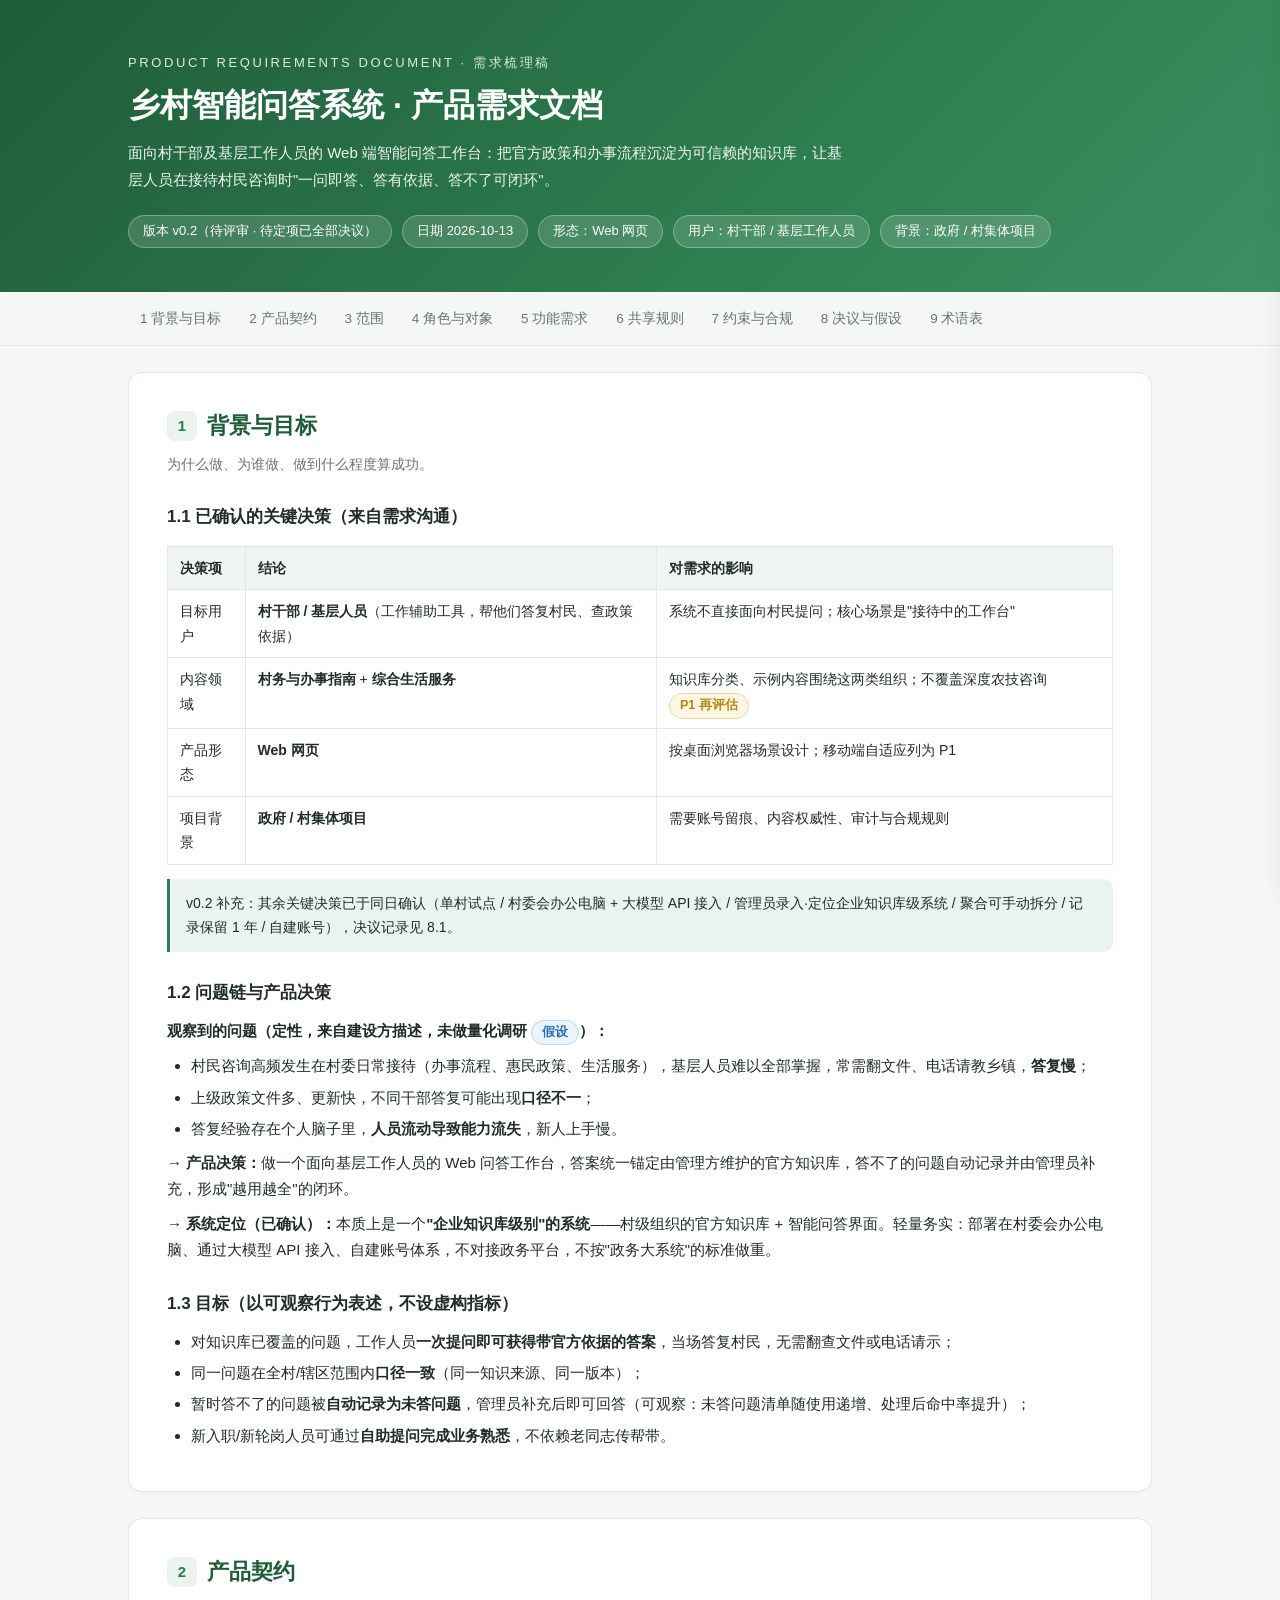
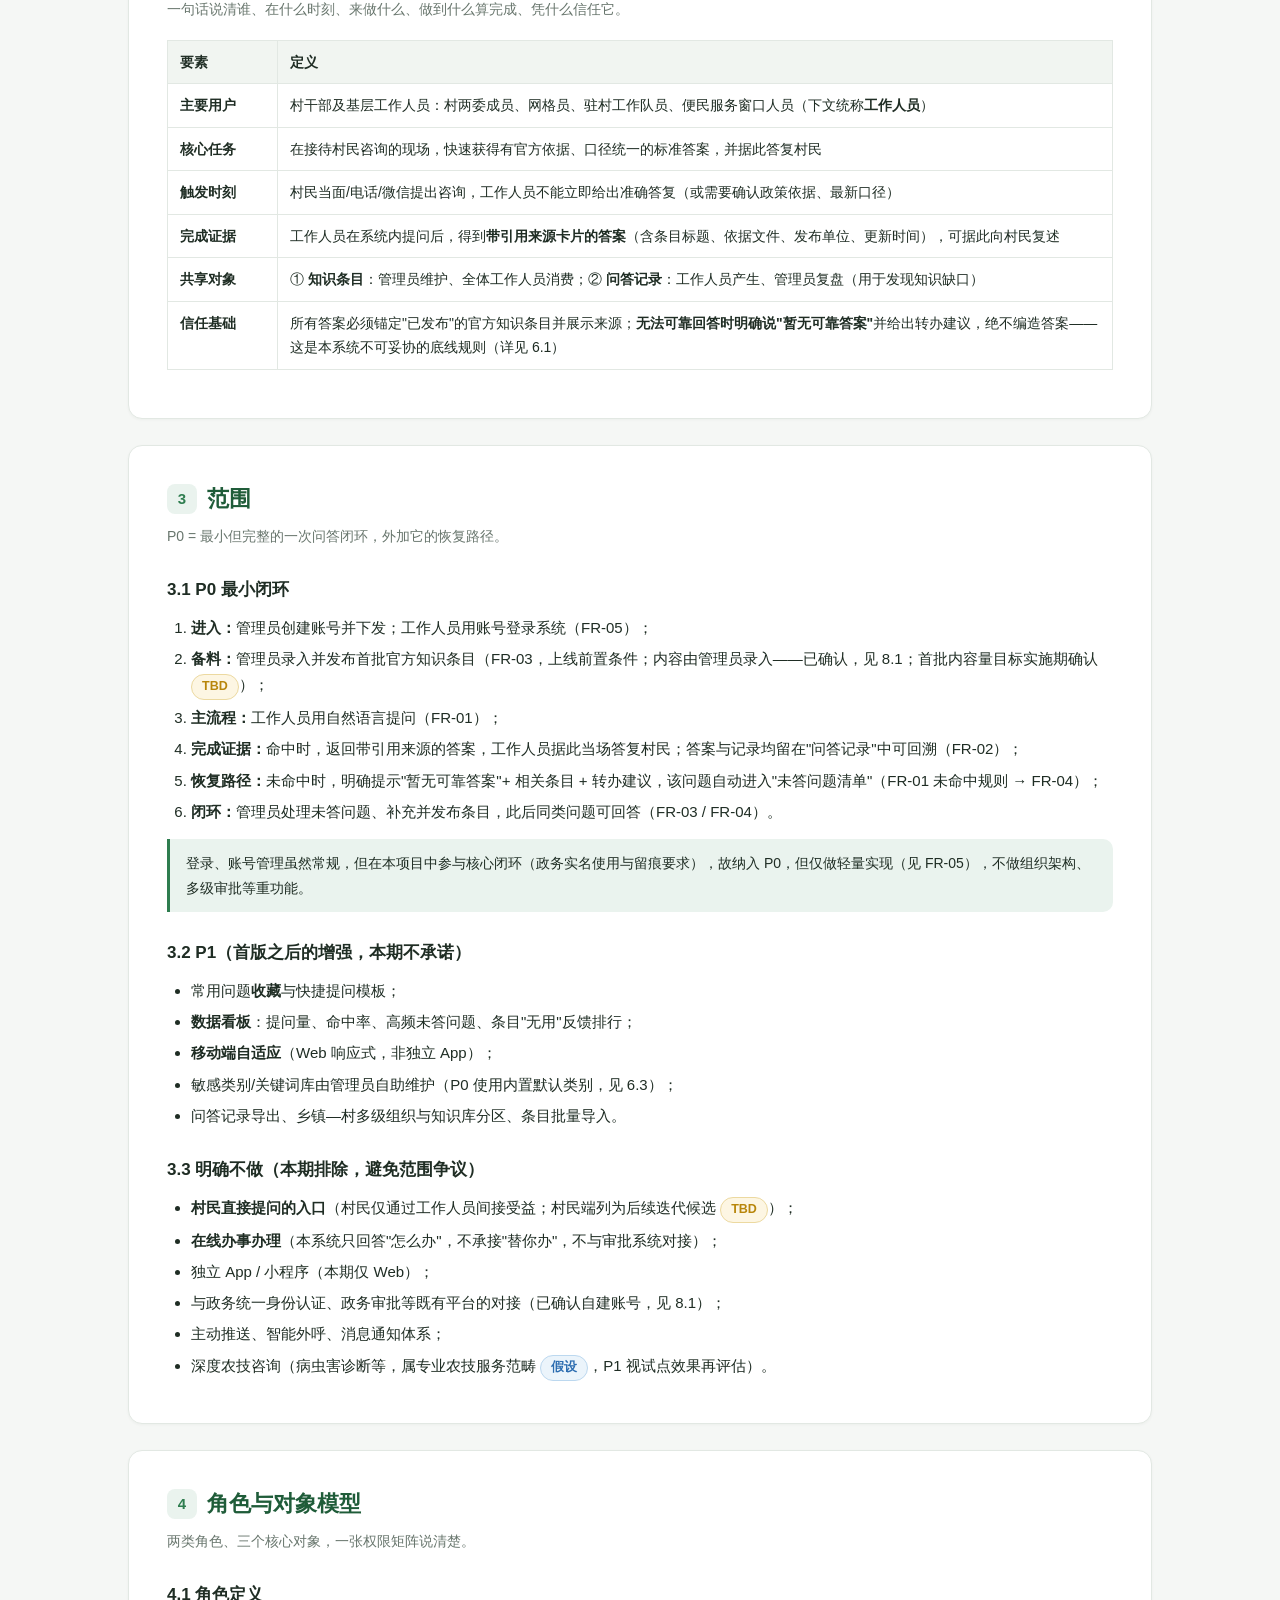
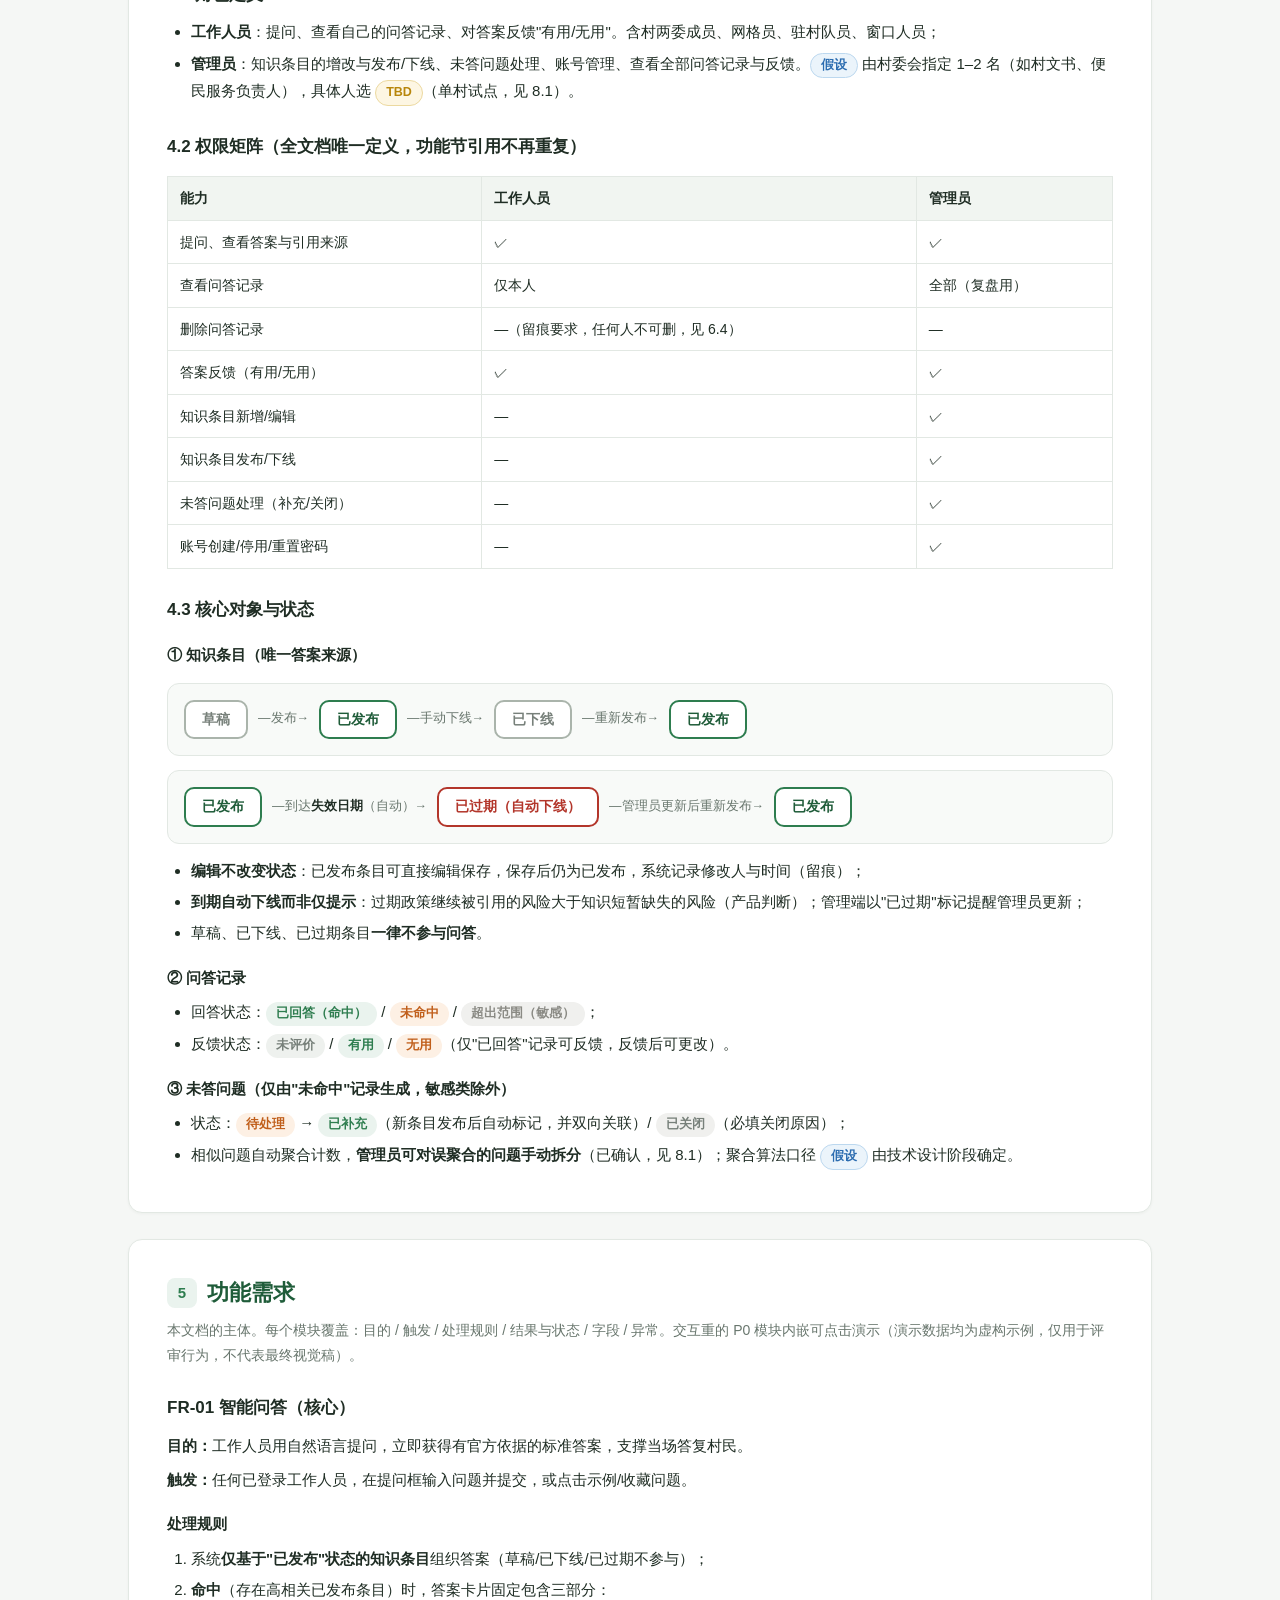
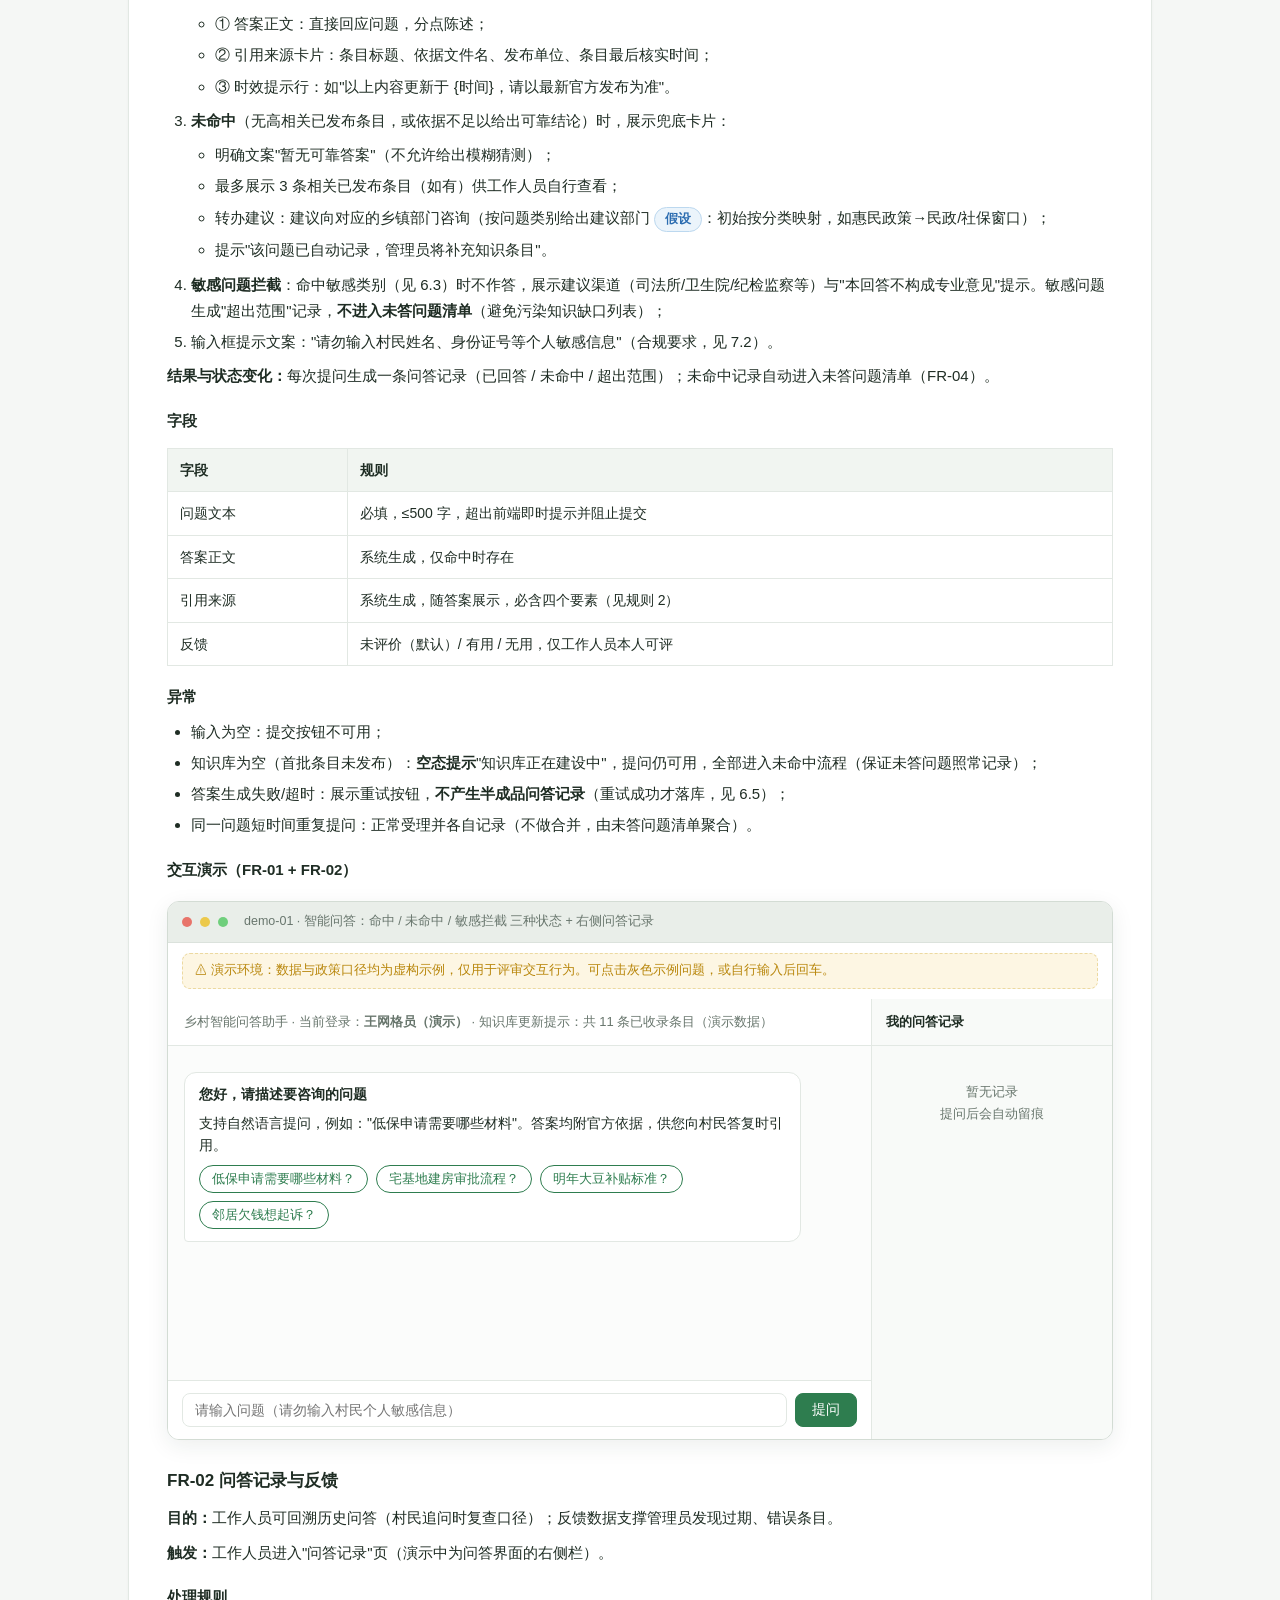
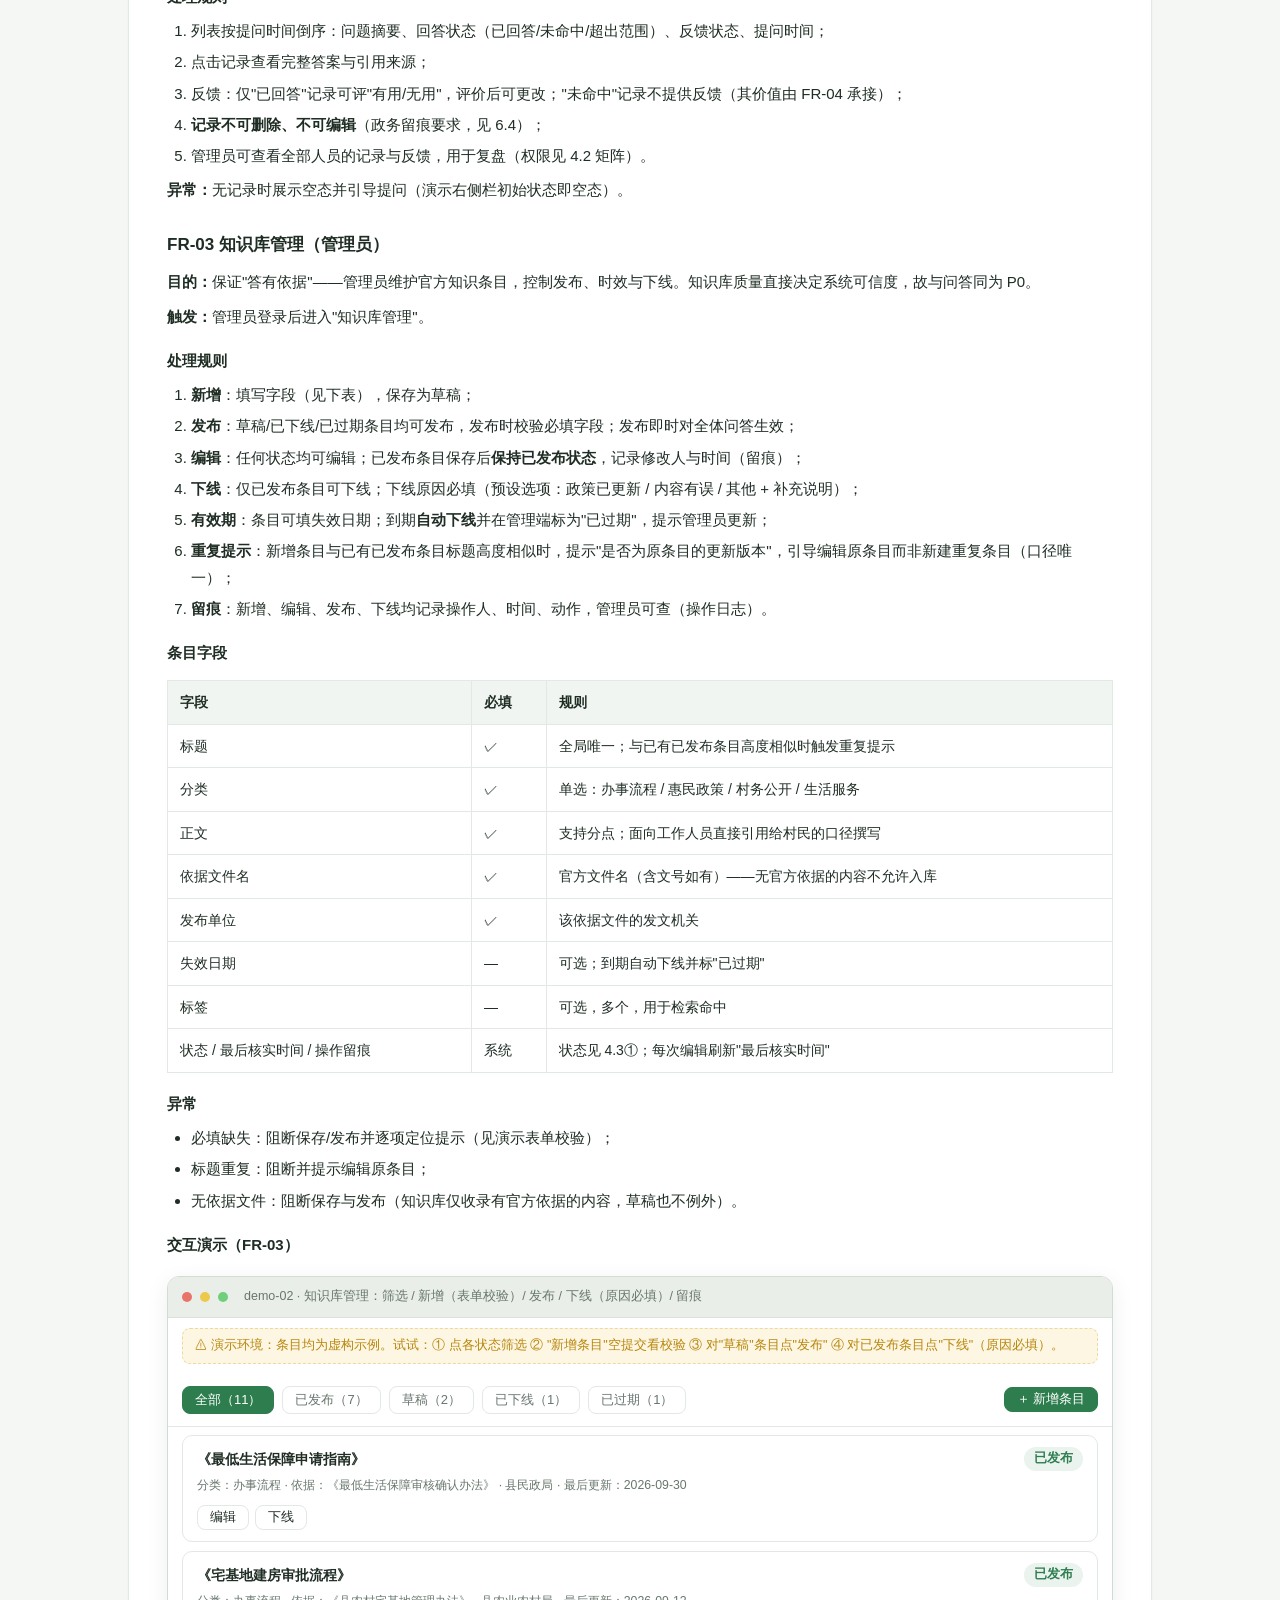
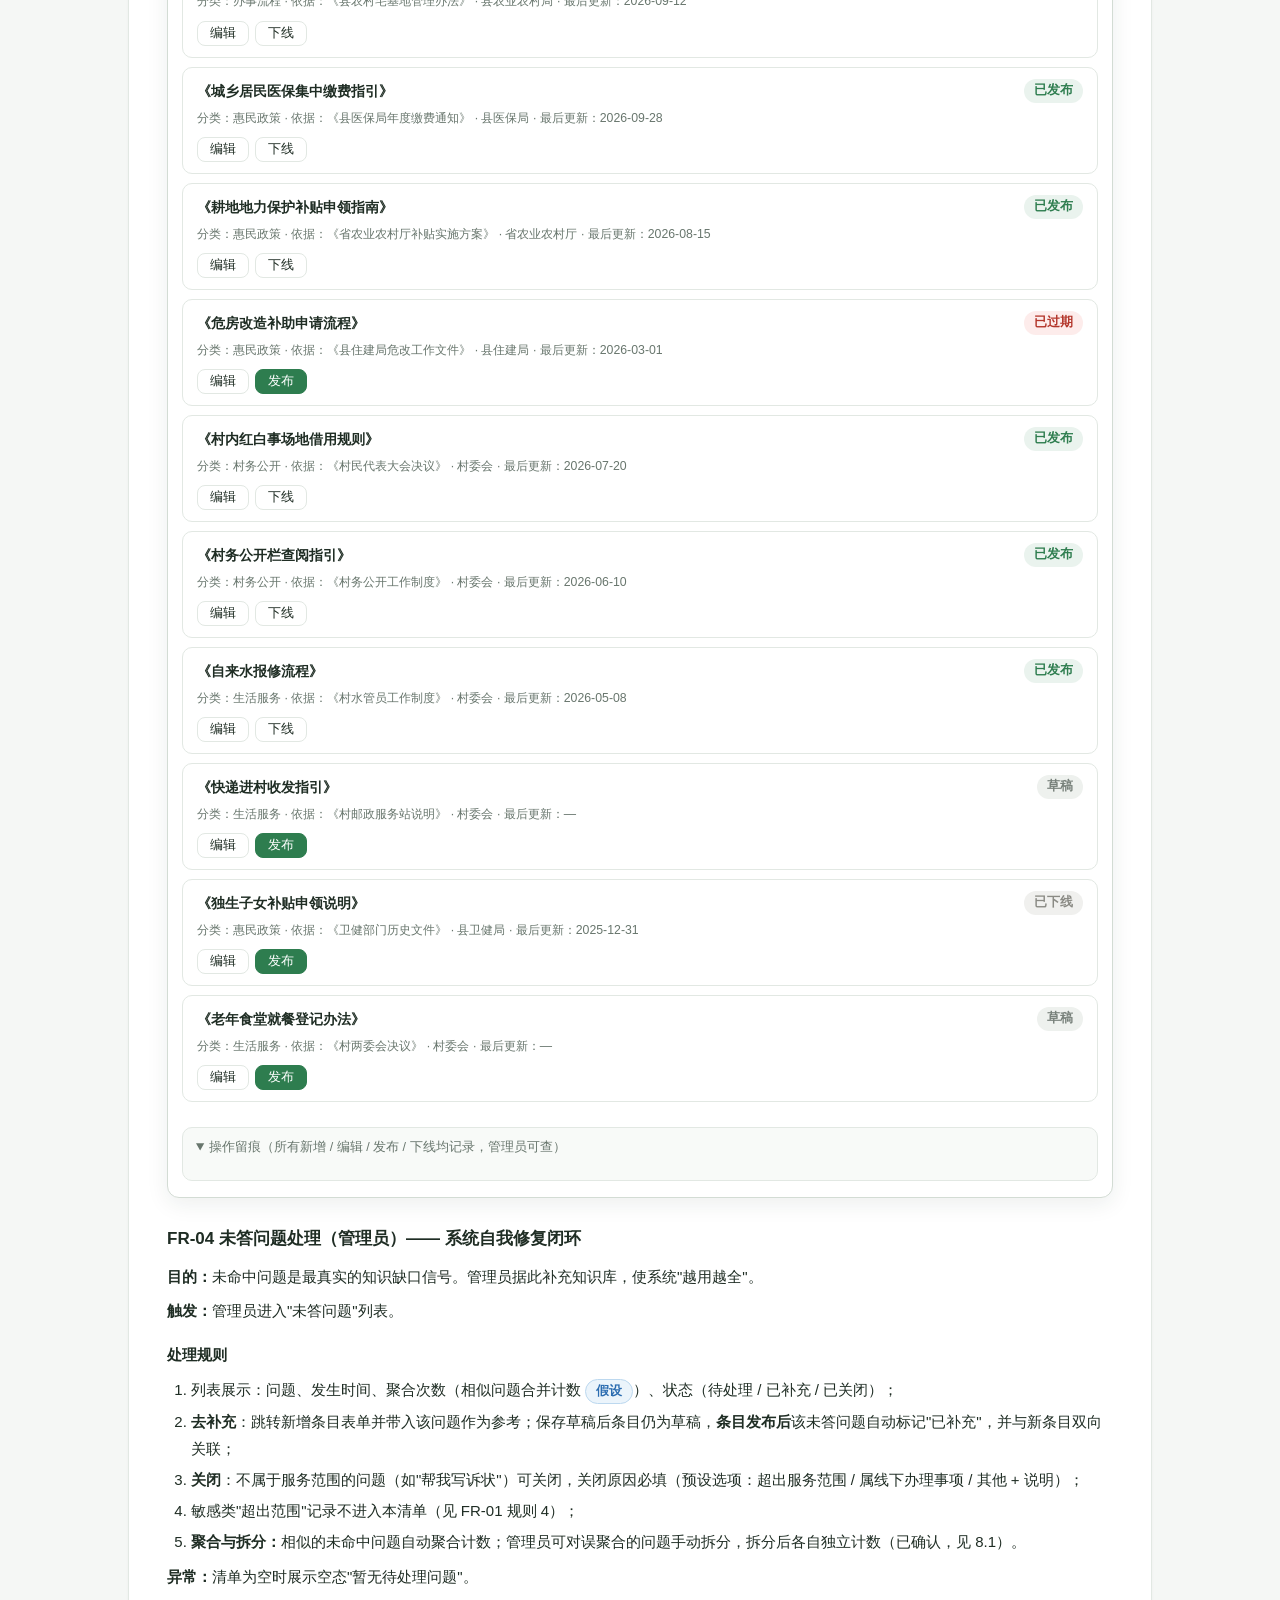
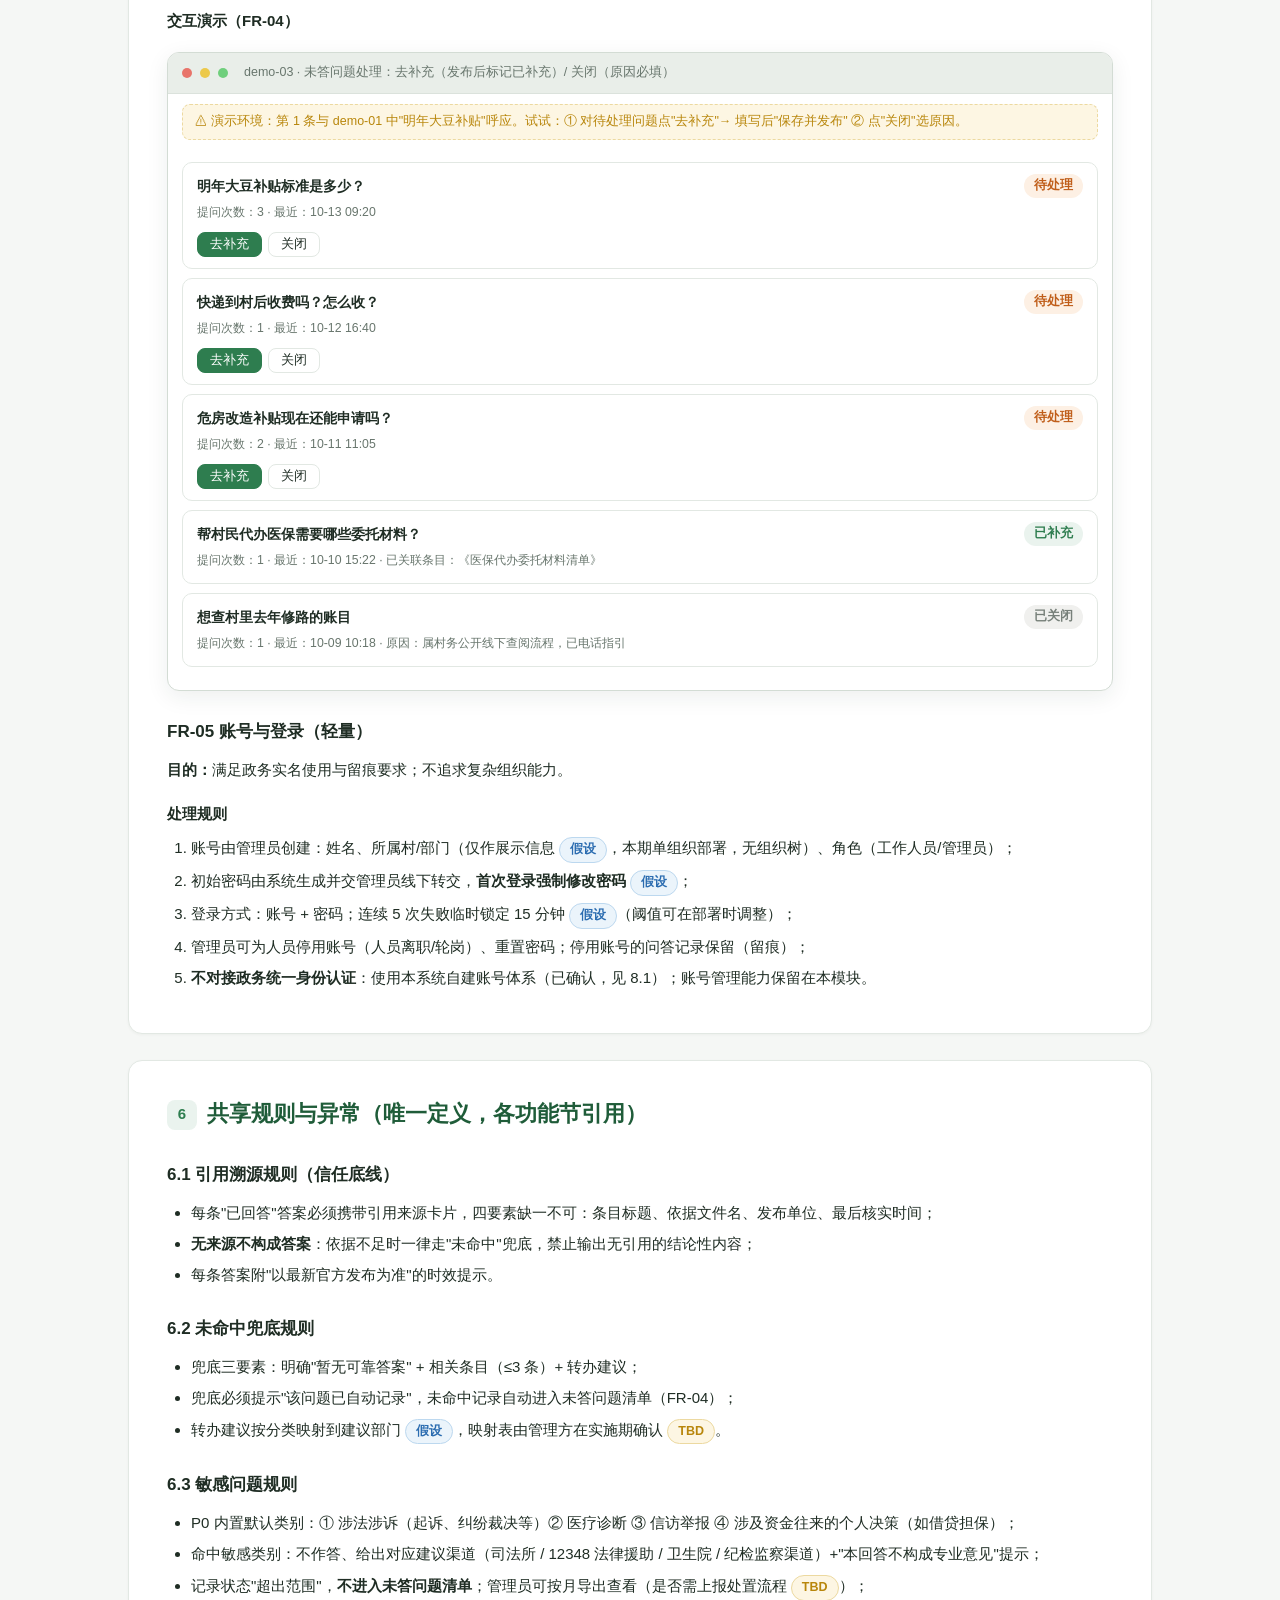
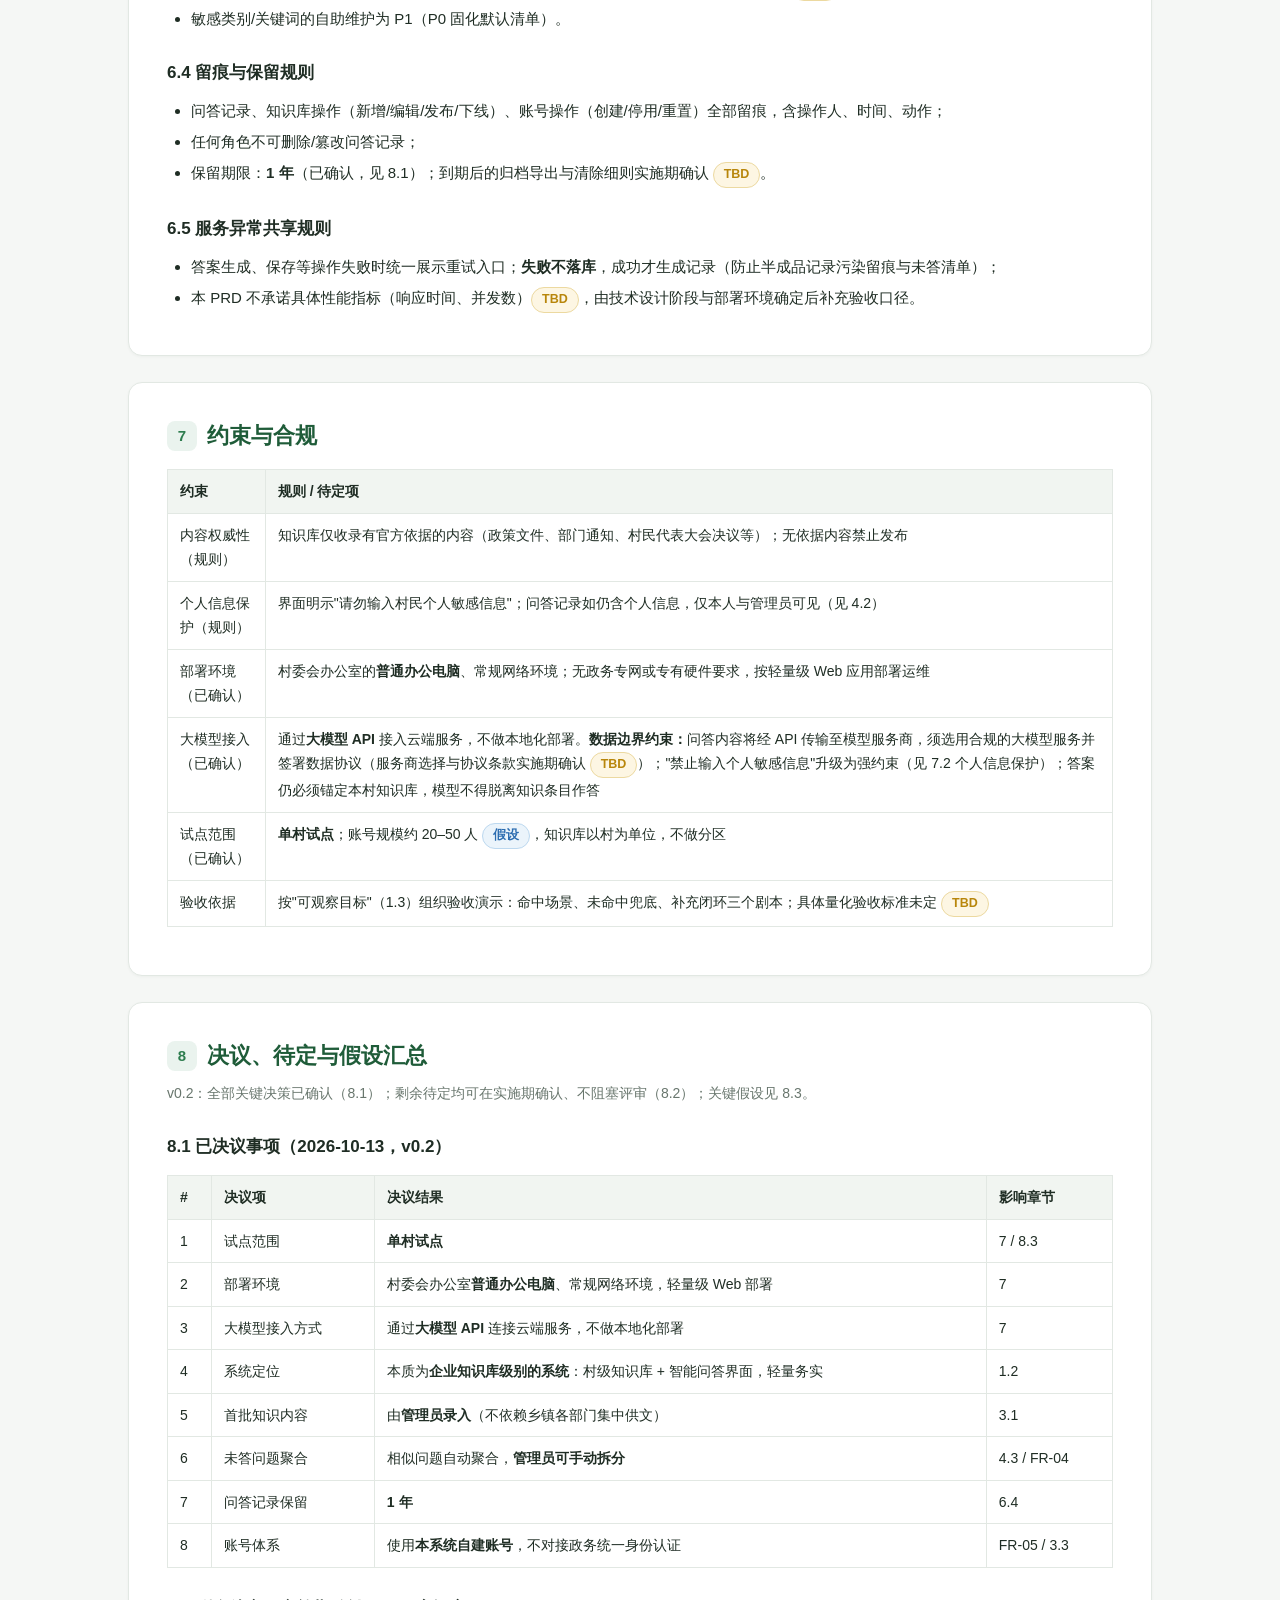
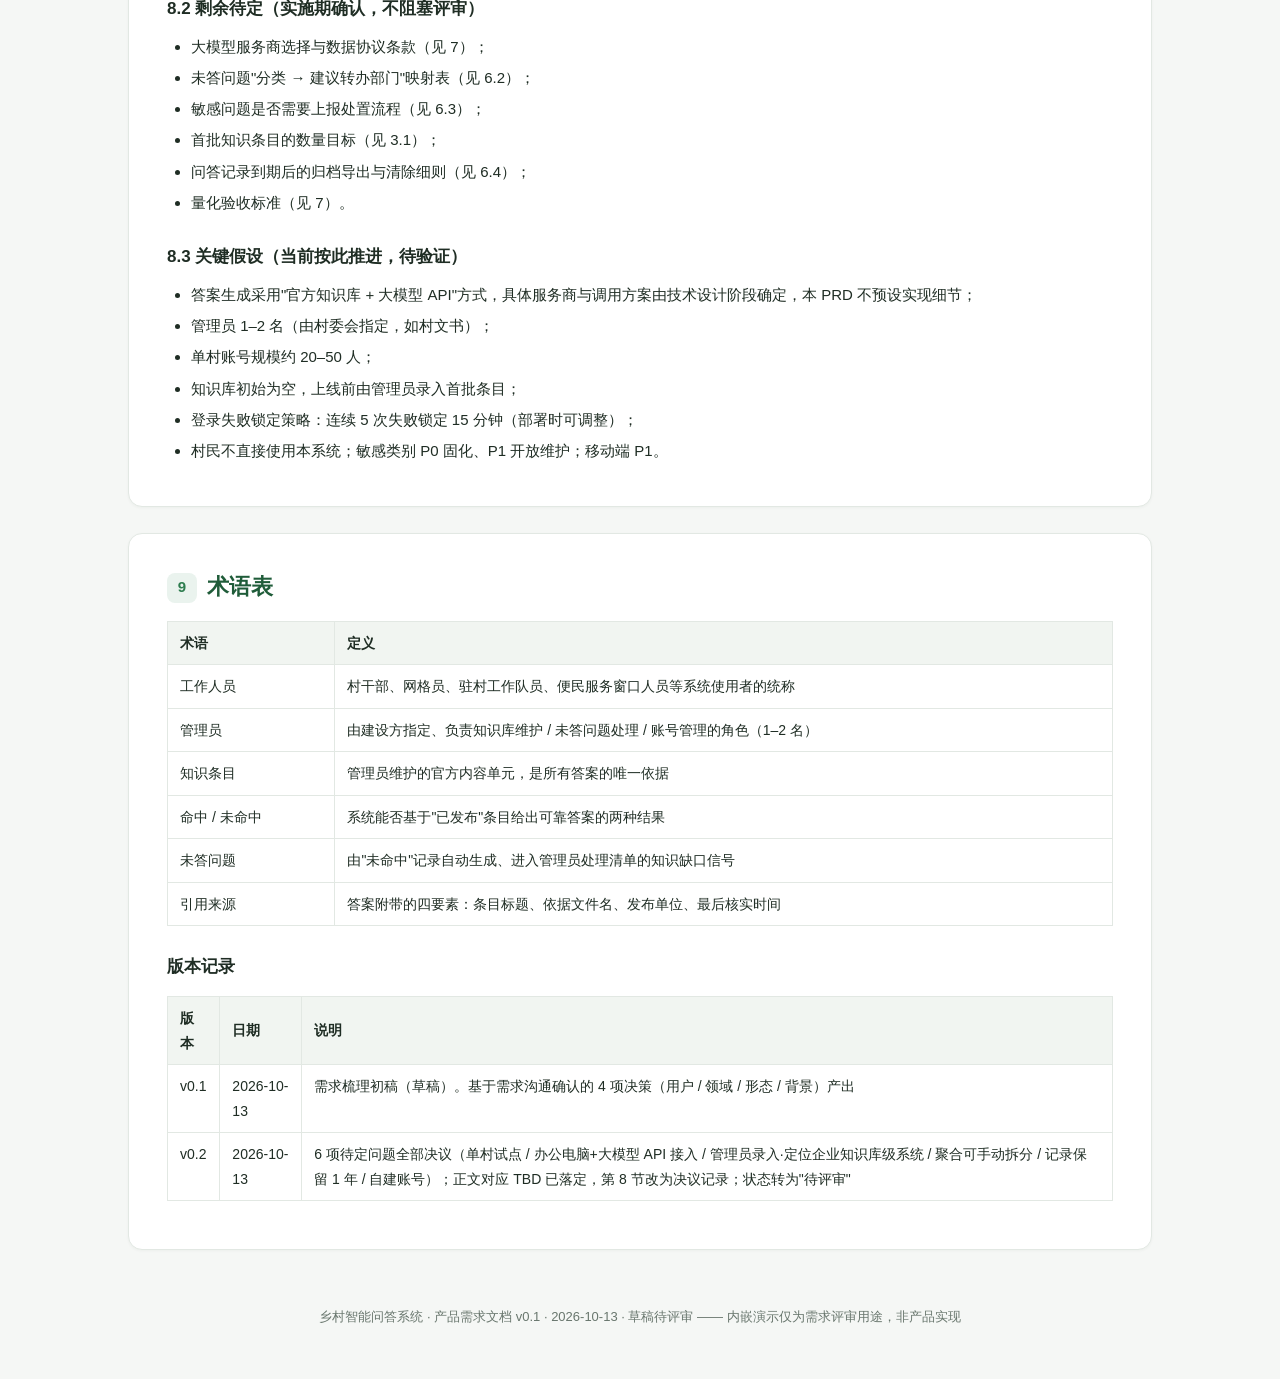
<file: 乡村智能问答系统-PRD.html>
<!DOCTYPE html>
<html lang="zh-CN">
<head>
<meta charset="UTF-8">
<meta name="viewport" content="width=device-width, initial-scale=1.0">
<title>乡村智能问答系统 PRD v0.1（草稿）</title>
<style>
:root{
  --primary:#2e7d4f; --primary-deep:#1f5c39; --primary-weak:#eaf3ee;
  --ink:#1f2d24; --muted:#68766d; --line:#e2e8e3; --bg:#f5f7f5; --card:#ffffff;
  --amber:#b8860b; --amber-bg:#fdf6e3; --blue:#2b6cb0; --blue-bg:#ebf4fb;
  --green:#2e7d4f; --orange:#c05e1a; --gray:#77807a; --red:#b3362b;
}
*{box-sizing:border-box}
body{margin:0;background:var(--bg);color:var(--ink);
  font-family:-apple-system,"PingFang SC","Hiragino Sans GB","Microsoft YaHei",sans-serif;
  font-size:15px;line-height:1.75}
a{color:var(--primary);text-decoration:none}
a:hover{text-decoration:underline}
.wrap{max-width:1080px;margin:0 auto;padding:0 28px}

/* ===== 头部 ===== */
.doc-hero{background:linear-gradient(135deg,#1f5c39 0%,#2e7d4f 60%,#3d8f61 100%);color:#fff;padding:52px 0 44px}
.doc-hero .kicker{opacity:.85;font-size:13px;letter-spacing:.2em;margin-bottom:10px}
.doc-hero h1{margin:0 0 14px;font-size:32px;line-height:1.3;font-weight:700}
.doc-hero p.sub{margin:0 0 22px;opacity:.92;max-width:720px}
.meta-chips{display:flex;flex-wrap:wrap;gap:10px}
.meta-chip{background:rgba(255,255,255,.14);border:1px solid rgba(255,255,255,.3);
  border-radius:999px;padding:4px 14px;font-size:13px}

/* ===== 目录 ===== */
.toc{position:sticky;top:0;z-index:60;background:rgba(245,247,245,.96);
  border-bottom:1px solid var(--line);backdrop-filter:blur(6px)}
.toc .wrap{display:flex;gap:4px;overflow-x:auto;padding-top:10px;padding-bottom:10px}
.toc a{white-space:nowrap;font-size:13.5px;color:var(--muted);padding:5px 12px;border-radius:8px}
.toc a:hover{background:var(--primary-weak);color:var(--primary-deep);text-decoration:none}

/* ===== 章节 ===== */
section.card{background:var(--card);border:1px solid var(--line);border-radius:14px;
  padding:34px 38px;margin:26px 0;box-shadow:0 1px 3px rgba(31,45,36,.04)}
h2{font-size:22px;margin:0 0 6px;color:var(--primary-deep);display:flex;align-items:center;gap:10px}
h2 .no{display:inline-flex;align-items:center;justify-content:center;width:30px;height:30px;
  border-radius:8px;background:var(--primary-weak);color:var(--primary);font-size:15px}
.sec-lead{color:var(--muted);margin:0 0 18px;font-size:14px}
h3{font-size:17px;margin:26px 0 10px;color:var(--ink)}
h4{font-size:15px;margin:18px 0 8px}
p{margin:8px 0}
ul,ol{margin:8px 0;padding-left:24px}
li{margin:5px 0}
table{width:100%;border-collapse:collapse;margin:14px 0;font-size:14px}
th{background:#f1f5f1;text-align:left;padding:9px 12px;border:1px solid var(--line);font-weight:600}
td{padding:9px 12px;border:1px solid var(--line);vertical-align:top}
code{background:#f1f5f1;border-radius:4px;padding:1px 6px;font-size:13.5px}

/* ===== 标记 ===== */
.chip{display:inline-block;border-radius:999px;padding:1px 10px;font-size:12.5px;font-weight:600;white-space:nowrap}
.chip.tbd{background:var(--amber-bg);color:var(--amber);border:1px solid #ecd9a0}
.chip.asm{background:var(--blue-bg);color:var(--blue);border:1px solid #bcd8ef}
.chip.pub{background:var(--primary-weak);color:var(--green)}
.chip.draft{background:#eef1ee;color:var(--gray)}
.chip.off{background:#f0f0ee;color:#8a8a84}
.chip.exp{background:#fdeceb;color:var(--red)}
.chip.hit{background:var(--primary-weak);color:var(--green)}
.chip.miss{background:#fdf0e4;color:var(--orange)}
.chip.pend{background:#fdf0e4;color:var(--orange)}
.chip.done{background:var(--primary-weak);color:var(--green)}
.chip.closed{background:#f0f0ee;color:var(--gray)}
.note{border-left:3px solid var(--primary);background:var(--primary-weak);
  border-radius:0 10px 10px 0;padding:12px 16px;margin:14px 0;font-size:14px}
.note.warn{border-left-color:var(--amber);background:var(--amber-bg)}
.note.small{font-size:13px;color:var(--muted)}
mark{background:#fff3c4;padding:0 3px;border-radius:3px}

/* ===== 演示窗口 ===== */
.win{border:1px solid #d3dcd4;border-radius:12px;overflow:hidden;margin:18px 0;
  box-shadow:0 6px 22px rgba(31,45,36,.08);background:#fff}
.win-bar{background:#e9eee9;padding:9px 14px;display:flex;align-items:center;gap:8px;border-bottom:1px solid #dbe2dc}
.dot{width:10px;height:10px;border-radius:50%}
.dot.r{background:#e8746a}.dot.y{background:#ecc94b}.dot.g{background:#6fcf7c}
.win-title{font-size:12.5px;color:var(--muted);margin-left:8px}
.win-note{margin:10px 14px;font-size:12.5px;color:var(--amber);
  background:var(--amber-bg);border:1px dashed #ecd9a0;border-radius:8px;padding:6px 12px}
.btn{display:inline-block;border:1px solid var(--line);background:#fff;color:var(--ink);
  border-radius:8px;padding:6px 16px;font-size:13.5px;cursor:pointer;transition:.15s}
.btn:hover{border-color:var(--primary);color:var(--primary)}
.btn.primary{background:var(--primary);border-color:var(--primary);color:#fff}
.btn.primary:hover{background:var(--primary-deep);color:#fff}
.btn.sm{padding:3px 12px;font-size:12.5px}
.btn[disabled]{opacity:.5;cursor:not-allowed}

/* 问答演示 */
.qa-app{display:grid;grid-template-columns:1fr 240px;min-height:440px}
.qa-main{border-right:1px solid var(--line);display:flex;flex-direction:column}
.qa-head{padding:12px 16px;border-bottom:1px solid var(--line);font-size:13px;color:var(--muted)}
.qa-chat{flex:1;overflow-y:auto;padding:16px;max-height:430px;background:#fbfcfb}
.qa-row{display:flex;margin:10px 0}
.qa-row.user{justify-content:flex-end}
.bubble{max-width:78%;border-radius:12px;padding:10px 14px;font-size:14px;line-height:1.6}
.bubble.user{background:var(--primary);color:#fff;border-bottom-right-radius:4px}
.bubble.ai{background:#fff;border:1px solid var(--line);border-bottom-left-radius:4px;max-width:92%;width:100%}
.bubble.ai .b-title{font-weight:700;margin-bottom:6px}
.typing{display:inline-flex;gap:4px;padding:4px 2px}
.typing span{width:7px;height:7px;background:#b9c6bb;border-radius:50%;animation:blink 1s infinite}
.typing span:nth-child(2){animation-delay:.2s}.typing span:nth-child(3){animation-delay:.4s}
@keyframes blink{0%,80%,100%{opacity:.25}40%{opacity:1}}
.ans-src{background:#f4f8f4;border:1px solid #dfe8df;border-radius:8px;padding:8px 12px;margin-top:10px;font-size:12.8px;color:#415044}
.ans-src .t{font-weight:700;color:var(--primary-deep)}
.ans-foot{margin-top:8px;font-size:12.3px;color:var(--muted)}
.fb-row{display:flex;gap:8px;margin-top:10px;align-items:center}
.fb-btn{border:1px solid var(--line);background:#fff;border-radius:999px;padding:3px 14px;font-size:12.5px;cursor:pointer;color:var(--muted)}
.fb-btn.on{background:var(--primary-weak);border-color:var(--primary);color:var(--primary)}
.miss-box{border:1px dashed #d8b48a;background:#fdf8f0;border-radius:10px;padding:12px 14px;margin-top:6px}
.miss-box .mt{font-weight:700;color:var(--orange)}
.miss-box ul{margin:8px 0 4px;padding-left:20px;font-size:13px}
.sens-box{border:1px solid #e5c0ba;background:#fdf3f1;border-radius:10px;padding:12px 14px;margin-top:6px}
.sens-box .st{font-weight:700;color:var(--red)}
.qa-chips{display:flex;flex-wrap:wrap;gap:8px;margin:8px 0 2px}
.q-chip{border:1px solid var(--primary);color:var(--primary);border-radius:999px;
  padding:3px 12px;font-size:12.5px;cursor:pointer;background:#fff}
.q-chip:hover{background:var(--primary-weak)}
.qa-input{display:flex;gap:8px;padding:12px 14px;border-top:1px solid var(--line);background:#fff}
.qa-input input{flex:1;border:1px solid var(--line);border-radius:8px;padding:8px 12px;font-size:14px}
.qa-side{background:#f8faf8;display:flex;flex-direction:column}
.qa-side .hd{padding:12px 14px;border-bottom:1px solid var(--line);font-size:13px;font-weight:700;color:var(--ink)}
.qa-hist{flex:1;overflow-y:auto;padding:10px 12px}
.hist-item{border:1px solid var(--line);background:#fff;border-radius:8px;padding:7px 10px;margin-bottom:8px;font-size:12.5px;cursor:pointer}
.hist-item .q{overflow:hidden;text-overflow:ellipsis;white-space:nowrap}
.hist-item .m{margin-top:3px;display:flex;justify-content:space-between;color:var(--muted);font-size:11.5px}
.hist-empty{color:var(--muted);font-size:12.5px;text-align:center;padding:26px 8px}

/* 知识库演示 */
.kb-toolbar{display:flex;align-items:center;gap:8px;padding:12px 14px;border-bottom:1px solid var(--line);flex-wrap:wrap}
.kb-filter{border:1px solid var(--line);background:#fff;border-radius:8px;padding:4px 12px;font-size:13px;cursor:pointer;color:var(--muted)}
.kb-filter.on{background:var(--primary);border-color:var(--primary);color:#fff}
.kb-list{padding:8px 14px 0}
.kb-row{border:1px solid var(--line);border-radius:10px;padding:11px 14px;margin-bottom:9px;background:#fff}
.kb-row .r1{display:flex;align-items:center;gap:8px;flex-wrap:wrap}
.kb-row .t{font-weight:700;font-size:14px;flex:1;min-width:200px}
.kb-row .meta{font-size:12.3px;color:var(--muted);margin-top:4px}
.kb-row .ops{display:flex;gap:6px;margin-top:8px}
.kb-confirm{background:#f7f9f7;border:1px solid var(--line);border-radius:8px;margin-top:9px;padding:10px 12px;font-size:13px}
.kb-confirm select,.kb-confirm textarea,.kb-confirm input{width:100%;margin-top:6px;border:1px solid var(--line);border-radius:6px;padding:6px 8px;font-size:13px;font-family:inherit}
.kb-empty{padding:40px;text-align:center;color:var(--muted);font-size:13.5px}
.kb-log{margin:4px 14px 16px;border:1px solid var(--line);border-radius:10px;background:#f8faf8;font-size:12.5px}
.kb-log summary{padding:9px 13px;cursor:pointer;color:var(--muted)}
.kb-log .logs{padding:2px 14px 10px;max-height:150px;overflow-y:auto}
.kb-log .logs div{padding:3px 0;border-bottom:1px dashed #e6ebe6;color:#4a564d}

/* 未答问题演示 */
.un-row{border:1px solid var(--line);border-radius:10px;padding:11px 14px;margin:0 14px 9px;background:#fff}
.un-row .r1{display:flex;align-items:center;gap:8px;flex-wrap:wrap}
.un-row .q{font-weight:600;flex:1;min-width:220px;font-size:14px}
.un-row .m{font-size:12.3px;color:var(--muted);margin-top:4px}
.un-row .ops{display:flex;gap:6px;margin-top:8px}
.un-form{background:#f7f9f7;border:1px solid var(--line);border-radius:8px;margin-top:9px;padding:10px 12px;font-size:13px}
.un-form label{font-size:12.5px;color:var(--muted)}
.un-form input,.un-form textarea,.un-form select{width:100%;margin-top:4px;border:1px solid var(--line);border-radius:6px;padding:6px 8px;font-size:13px;font-family:inherit}
.un-form textarea{min-height:64px}
.un-empty{margin:12px 14px 18px;padding:34px;text-align:center;color:var(--muted);border:1px dashed var(--line);border-radius:10px;font-size:13.5px}

/* 状态机图 */
.flow{display:flex;align-items:center;gap:10px;flex-wrap:wrap;margin:14px 0;padding:16px;background:#f8faf8;border:1px solid var(--line);border-radius:12px}
.flow .node{border:2px solid var(--primary);color:var(--primary-deep);background:#fff;border-radius:10px;padding:6px 16px;font-weight:700;font-size:13.5px}
.flow .node.gray{border-color:#aab4ab;color:var(--gray)}
.flow .node.red{border-color:var(--red);color:var(--red)}
.flow .arr{color:var(--muted);font-size:12.5px}
.flow .arr b{color:var(--ink)}

/* 弹层/抽屉 */
.overlay{position:fixed;inset:0;background:rgba(20,30,24,.35);z-index:100;display:none}
.overlay.show{display:block}
.drawer{position:fixed;top:0;right:0;bottom:0;width:400px;max-width:92vw;background:#fff;z-index:101;
  box-shadow:-8px 0 30px rgba(31,45,36,.18);transform:translateX(105%);transition:.25s;overflow-y:auto;padding:22px 24px}
.drawer.show{transform:none}
.drawer h3{margin-top:0}
.f-item{margin-bottom:13px}
.f-item label{display:block;font-size:13px;font-weight:600;margin-bottom:4px}
.f-item label .req{color:var(--red)}
.f-item input,.f-item select,.f-item textarea{width:100%;border:1px solid var(--line);border-radius:8px;padding:8px 10px;font-size:13.5px;font-family:inherit}
.f-item textarea{min-height:88px}
.f-item .err{color:var(--red);font-size:12px;margin-top:3px;display:none}
.f-item.bad input,.f-item.bad select,.f-item.bad textarea{border-color:var(--red)}
.f-item.bad .err{display:block}
.drawer .acts{display:flex;gap:8px;margin-top:16px}
.toast{position:fixed;left:50%;bottom:34px;transform:translateX(-50%) translateY(20px);
  background:var(--ink);color:#fff;padding:9px 20px;border-radius:999px;font-size:13.5px;
  opacity:0;pointer-events:none;transition:.25s;z-index:200;box-shadow:0 6px 20px rgba(0,0,0,.25)}
.toast.show{opacity:1;transform:translateX(-50%)}

footer.doc-foot{padding:30px 0 50px;color:var(--muted);font-size:13px;text-align:center}
@media (max-width:820px){
  .qa-app{grid-template-columns:1fr}
  .qa-side{display:none}
  section.card{padding:24px 18px}
}
</style>
</head>
<body>

<!-- ================= 头部 ================= -->
<div class="doc-hero">
  <div class="wrap">
    <div class="kicker">PRODUCT REQUIREMENTS DOCUMENT · 需求梳理稿</div>
    <h1>乡村智能问答系统 · 产品需求文档</h1>
    <p class="sub">面向村干部及基层工作人员的 Web 端智能问答工作台：把官方政策和办事流程沉淀为可信赖的知识库，让基层人员在接待村民咨询时"一问即答、答有依据、答不了可闭环"。</p>
    <div class="meta-chips">
      <span class="meta-chip">版本 v0.2（待评审 · 待定项已全部决议）</span>
      <span class="meta-chip">日期 2026-10-13</span>
      <span class="meta-chip">形态：Web 网页</span>
      <span class="meta-chip">用户：村干部 / 基层工作人员</span>
      <span class="meta-chip">背景：政府 / 村集体项目</span>
    </div>
  </div>
</div>

<!-- ================= 目录 ================= -->
<nav class="toc">
  <div class="wrap">
    <a href="#s1">1 背景与目标</a>
    <a href="#s2">2 产品契约</a>
    <a href="#s3">3 范围</a>
    <a href="#s4">4 角色与对象</a>
    <a href="#s5">5 功能需求</a>
    <a href="#s6">6 共享规则</a>
    <a href="#s7">7 约束与合规</a>
    <a href="#s8">8 决议与假设</a>
    <a href="#s9">9 术语表</a>
  </div>
</nav>

<div class="wrap">

<!-- ================= 1 背景与目标 ================= -->
<section class="card" id="s1">
  <h2><span class="no">1</span>背景与目标</h2>
  <p class="sec-lead">为什么做、为谁做、做到什么程度算成功。</p>

  <h3>1.1 已确认的关键决策（来自需求沟通）</h3>
  <table>
    <tr><th>决策项</th><th>结论</th><th>对需求的影响</th></tr>
    <tr><td>目标用户</td><td><b>村干部 / 基层人员</b>（工作辅助工具，帮他们答复村民、查政策依据）</td><td>系统不直接面向村民提问；核心场景是"接待中的工作台"</td></tr>
    <tr><td>内容领域</td><td><b>村务与办事指南</b> + <b>综合生活服务</b></td><td>知识库分类、示例内容围绕这两类组织；不覆盖深度农技咨询 <span class="chip tbd">P1 再评估</span></td></tr>
    <tr><td>产品形态</td><td><b>Web 网页</b></td><td>按桌面浏览器场景设计；移动端自适应列为 P1</td></tr>
    <tr><td>项目背景</td><td><b>政府 / 村集体项目</b></td><td>需要账号留痕、内容权威性、审计与合规规则</td></tr>
  </table>
  <div class="note">v0.2 补充：其余关键决策已于同日确认（单村试点 / 村委会办公电脑 + 大模型 API 接入 / 管理员录入·定位企业知识库级系统 / 聚合可手动拆分 / 记录保留 1 年 / 自建账号），决议记录见 8.1。</div>

  <h3>1.2 问题链与产品决策</h3>
  <p><b>观察到的问题（定性，来自建设方描述，未做量化调研 <span class="chip asm">假设</span>）：</b></p>
  <ul>
    <li>村民咨询高频发生在村委日常接待（办事流程、惠民政策、生活服务），基层人员难以全部掌握，常需翻文件、电话请教乡镇，<b>答复慢</b>；</li>
    <li>上级政策文件多、更新快，不同干部答复可能出现<b>口径不一</b>；</li>
    <li>答复经验存在个人脑子里，<b>人员流动导致能力流失</b>，新人上手慢。</li>
  </ul>
  <p>→ <b>产品决策：</b>做一个面向基层工作人员的 Web 问答工作台，答案统一锚定由管理方维护的官方知识库，答不了的问题自动记录并由管理员补充，形成"越用越全"的闭环。</p>
  <p>→ <b>系统定位（已确认）：</b>本质上是一个<b>"企业知识库级别"的系统</b>——村级组织的官方知识库 + 智能问答界面。轻量务实：部署在村委会办公电脑、通过大模型 API 接入、自建账号体系，不对接政务平台，不按"政务大系统"的标准做重。</p>

  <h3>1.3 目标（以可观察行为表述，不设虚构指标）</h3>
  <ul>
    <li>对知识库已覆盖的问题，工作人员<b>一次提问即可获得带官方依据的答案</b>，当场答复村民，无需翻查文件或电话请示；</li>
    <li>同一问题在全村/辖区范围内<b>口径一致</b>（同一知识来源、同一版本）；</li>
    <li>暂时答不了的问题被<b>自动记录为未答问题</b>，管理员补充后即可回答（可观察：未答问题清单随使用递增、处理后命中率提升）；</li>
    <li>新入职/新轮岗人员可通过<b>自助提问完成业务熟悉</b>，不依赖老同志传帮带。</li>
  </ul>
</section>

<!-- ================= 2 产品契约 ================= -->
<section class="card" id="s2">
  <h2><span class="no">2</span>产品契约</h2>
  <p class="sec-lead">一句话说清谁、在什么时刻、来做什么、做到什么算完成、凭什么信任它。</p>
  <table>
    <tr><th style="width:110px">要素</th><th>定义</th></tr>
    <tr><td><b>主要用户</b></td><td>村干部及基层工作人员：村两委成员、网格员、驻村工作队员、便民服务窗口人员（下文统称<b>工作人员</b>）</td></tr>
    <tr><td><b>核心任务</b></td><td>在接待村民咨询的现场，快速获得有官方依据、口径统一的标准答案，并据此答复村民</td></tr>
    <tr><td><b>触发时刻</b></td><td>村民当面/电话/微信提出咨询，工作人员不能立即给出准确答复（或需要确认政策依据、最新口径）</td></tr>
    <tr><td><b>完成证据</b></td><td>工作人员在系统内提问后，得到<b>带引用来源卡片的答案</b>（含条目标题、依据文件、发布单位、更新时间），可据此向村民复述</td></tr>
    <tr><td><b>共享对象</b></td><td>① <b>知识条目</b>：管理员维护、全体工作人员消费；② <b>问答记录</b>：工作人员产生、管理员复盘（用于发现知识缺口）</td></tr>
    <tr><td><b>信任基础</b></td><td>所有答案必须锚定"已发布"的官方知识条目并展示来源；<b>无法可靠回答时明确说"暂无可靠答案"</b>并给出转办建议，绝不编造答案——这是本系统不可妥协的底线规则（详见 6.1）</td></tr>
  </table>
</section>

<!-- ================= 3 范围 ================= -->
<section class="card" id="s3">
  <h2><span class="no">3</span>范围</h2>
  <p class="sec-lead">P0 = 最小但完整的一次问答闭环，外加它的恢复路径。</p>

  <h3>3.1 P0 最小闭环</h3>
  <ol>
    <li><b>进入：</b>管理员创建账号并下发；工作人员用账号登录系统（FR-05）；</li>
    <li><b>备料：</b>管理员录入并发布首批官方知识条目（FR-03，上线前置条件；内容由管理员录入——已确认，见 8.1；首批内容量目标实施期确认 <span class="chip tbd">TBD</span>）；</li>
    <li><b>主流程：</b>工作人员用自然语言提问（FR-01）；</li>
    <li><b>完成证据：</b>命中时，返回带引用来源的答案，工作人员据此当场答复村民；答案与记录均留在"问答记录"中可回溯（FR-02）；</li>
    <li><b>恢复路径：</b>未命中时，明确提示"暂无可靠答案"+ 相关条目 + 转办建议，该问题自动进入"未答问题清单"（FR-01 未命中规则 → FR-04）；</li>
    <li><b>闭环：</b>管理员处理未答问题、补充并发布条目，此后同类问题可回答（FR-03 / FR-04）。</li>
  </ol>
  <div class="note">登录、账号管理虽然常规，但在本项目中参与核心闭环（政务实名使用与留痕要求），故纳入 P0，但仅做轻量实现（见 FR-05），不做组织架构、多级审批等重功能。</div>

  <h3>3.2 P1（首版之后的增强，本期不承诺）</h3>
  <ul>
    <li>常用问题<b>收藏</b>与快捷提问模板；</li>
    <li><b>数据看板</b>：提问量、命中率、高频未答问题、条目"无用"反馈排行；</li>
    <li><b>移动端自适应</b>（Web 响应式，非独立 App）；</li>
    <li>敏感类别/关键词库由管理员自助维护（P0 使用内置默认类别，见 6.3）；</li>
    <li>问答记录导出、乡镇—村多级组织与知识库分区、条目批量导入。</li>
  </ul>

  <h3>3.3 明确不做（本期排除，避免范围争议）</h3>
  <ul>
    <li><b>村民直接提问的入口</b>（村民仅通过工作人员间接受益；村民端列为后续迭代候选 <span class="chip tbd">TBD</span>）；</li>
    <li><b>在线办事办理</b>（本系统只回答"怎么办"，不承接"替你办"，不与审批系统对接）；</li>
    <li>独立 App / 小程序（本期仅 Web）；</li>
    <li>与政务统一身份认证、政务审批等既有平台的对接（已确认自建账号，见 8.1）；</li>
    <li>主动推送、智能外呼、消息通知体系；</li>
    <li>深度农技咨询（病虫害诊断等，属专业农技服务范畴 <span class="chip asm">假设</span>，P1 视试点效果再评估）。</li>
  </ul>
</section>

<!-- ================= 4 角色与对象 ================= -->
<section class="card" id="s4">
  <h2><span class="no">4</span>角色与对象模型</h2>
  <p class="sec-lead">两类角色、三个核心对象，一张权限矩阵说清楚。</p>

  <h3>4.1 角色定义</h3>
  <ul>
    <li><b>工作人员</b>：提问、查看自己的问答记录、对答案反馈"有用/无用"。含村两委成员、网格员、驻村队员、窗口人员；</li>
    <li><b>管理员</b>：知识条目的增改与发布/下线、未答问题处理、账号管理、查看全部问答记录与反馈。<span class="chip asm">假设</span> 由村委会指定 1–2 名（如村文书、便民服务负责人），具体人选 <span class="chip tbd">TBD</span>（单村试点，见 8.1）。</li>
  </ul>

  <h3>4.2 权限矩阵（全文档唯一定义，功能节引用不再重复）</h3>
  <table>
    <tr><th>能力</th><th>工作人员</th><th>管理员</th></tr>
    <tr><td>提问、查看答案与引用来源</td><td>✓</td><td>✓</td></tr>
    <tr><td>查看问答记录</td><td>仅本人</td><td>全部（复盘用）</td></tr>
    <tr><td>删除问答记录</td><td>—（留痕要求，任何人不可删，见 6.4）</td><td>—</td></tr>
    <tr><td>答案反馈（有用/无用）</td><td>✓</td><td>✓</td></tr>
    <tr><td>知识条目新增/编辑</td><td>—</td><td>✓</td></tr>
    <tr><td>知识条目发布/下线</td><td>—</td><td>✓</td></tr>
    <tr><td>未答问题处理（补充/关闭）</td><td>—</td><td>✓</td></tr>
    <tr><td>账号创建/停用/重置密码</td><td>—</td><td>✓</td></tr>
  </table>

  <h3>4.3 核心对象与状态</h3>
  <h4>① 知识条目（唯一答案来源）</h4>
  <div class="flow">
    <span class="node gray">草稿</span>
    <span class="arr">—发布→</span>
    <span class="node">已发布</span>
    <span class="arr">—手动下线→</span>
    <span class="node gray">已下线</span>
    <span class="arr">—重新发布→</span>
    <span class="node">已发布</span>
  </div>
  <div class="flow">
    <span class="node">已发布</span>
    <span class="arr">—到达<b>失效日期</b>（自动）→</span>
    <span class="node red">已过期（自动下线）</span>
    <span class="arr">—管理员更新后重新发布→</span>
    <span class="node">已发布</span>
  </div>
  <ul>
    <li><b>编辑不改变状态</b>：已发布条目可直接编辑保存，保存后仍为已发布，系统记录修改人与时间（留痕）；</li>
    <li><b>到期自动下线而非仅提示</b>：过期政策继续被引用的风险大于知识短暂缺失的风险（产品判断）；管理端以"已过期"标记提醒管理员更新；</li>
    <li>草稿、已下线、已过期条目<b>一律不参与问答</b>。</li>
  </ul>

  <h4>② 问答记录</h4>
  <ul>
    <li>回答状态：<span class="chip hit">已回答（命中）</span> / <span class="chip miss">未命中</span> / <span class="chip off">超出范围（敏感）</span>；</li>
    <li>反馈状态：<span class="chip draft">未评价</span> / <span class="chip done">有用</span> / <span class="chip miss">无用</span>（仅"已回答"记录可反馈，反馈后可更改）。</li>
  </ul>

  <h4>③ 未答问题（仅由"未命中"记录生成，敏感类除外）</h4>
  <ul>
    <li>状态：<span class="chip pend">待处理</span> → <span class="chip done">已补充</span>（新条目发布后自动标记，并双向关联）/ <span class="chip closed">已关闭</span>（必填关闭原因）；</li>
    <li>相似问题自动聚合计数，<b>管理员可对误聚合的问题手动拆分</b>（已确认，见 8.1）；聚合算法口径 <span class="chip asm">假设</span> 由技术设计阶段确定。</li>
  </ul>
</section>

<!-- ================= 5 功能需求 ================= -->
<section class="card" id="s5">
  <h2><span class="no">5</span>功能需求</h2>
  <p class="sec-lead">本文档的主体。每个模块覆盖：目的 / 触发 / 处理规则 / 结果与状态 / 字段 / 异常。交互重的 P0 模块内嵌可点击演示（演示数据均为虚构示例，仅用于评审行为，不代表最终视觉稿）。</p>

  <!-- ============ FR-01 ============ -->
  <h3>FR-01 智能问答（核心）</h3>
  <p><b>目的：</b>工作人员用自然语言提问，立即获得有官方依据的标准答案，支撑当场答复村民。</p>
  <p><b>触发：</b>任何已登录工作人员，在提问框输入问题并提交，或点击示例/收藏问题。</p>

  <h4>处理规则</h4>
  <ol>
    <li>系统<b>仅基于"已发布"状态的知识条目</b>组织答案（草稿/已下线/已过期不参与）；</li>
    <li><b>命中</b>（存在高相关已发布条目）时，答案卡片固定包含三部分：
      <ul>
        <li>① 答案正文：直接回应问题，分点陈述；</li>
        <li>② 引用来源卡片：条目标题、依据文件名、发布单位、条目最后核实时间；</li>
        <li>③ 时效提示行：如"以上内容更新于 {时间}，请以最新官方发布为准"。</li>
      </ul>
    </li>
    <li><b>未命中</b>（无高相关已发布条目，或依据不足以给出可靠结论）时，展示兜底卡片：
      <ul>
        <li>明确文案"暂无可靠答案"（不允许给出模糊猜测）；</li>
        <li>最多展示 3 条相关已发布条目（如有）供工作人员自行查看；</li>
        <li>转办建议：建议向对应的乡镇部门咨询（按问题类别给出建议部门 <span class="chip asm">假设</span>：初始按分类映射，如惠民政策→民政/社保窗口）；</li>
        <li>提示"该问题已自动记录，管理员将补充知识条目"。</li>
      </ul>
    </li>
    <li><b>敏感问题拦截</b>：命中敏感类别（见 6.3）时不作答，展示建议渠道（司法所/卫生院/纪检监察等）与"本回答不构成专业意见"提示。敏感问题生成"超出范围"记录，<b>不进入未答问题清单</b>（避免污染知识缺口列表）；</li>
    <li>输入框提示文案："请勿输入村民姓名、身份证号等个人敏感信息"（合规要求，见 7.2）。</li>
  </ol>

  <p><b>结果与状态变化：</b>每次提问生成一条问答记录（已回答 / 未命中 / 超出范围）；未命中记录自动进入未答问题清单（FR-04）。</p>

  <h4>字段</h4>
  <table>
    <tr><th>字段</th><th>规则</th></tr>
    <tr><td>问题文本</td><td>必填，≤500 字，超出前端即时提示并阻止提交</td></tr>
    <tr><td>答案正文</td><td>系统生成，仅命中时存在</td></tr>
    <tr><td>引用来源</td><td>系统生成，随答案展示，必含四个要素（见规则 2）</td></tr>
    <tr><td>反馈</td><td>未评价（默认）/ 有用 / 无用，仅工作人员本人可评</td></tr>
  </table>

  <h4>异常</h4>
  <ul>
    <li>输入为空：提交按钮不可用；</li>
    <li>知识库为空（首批条目未发布）：<b>空态提示</b>"知识库正在建设中"，提问仍可用，全部进入未命中流程（保证未答问题照常记录）；</li>
    <li>答案生成失败/超时：展示重试按钮，<b>不产生半成品问答记录</b>（重试成功才落库，见 6.5）；</li>
    <li>同一问题短时间重复提问：正常受理并各自记录（不做合并，由未答问题清单聚合）。</li>
  </ul>

  <h4>交互演示（FR-01 + FR-02）</h4>
  <div class="win">
    <div class="win-bar"><span class="dot r"></span><span class="dot y"></span><span class="dot g"></span>
      <span class="win-title">demo-01 · 智能问答：命中 / 未命中 / 敏感拦截 三种状态 + 右侧问答记录</span></div>
    <div class="win-note">⚠ 演示环境：数据与政策口径均为虚构示例，仅用于评审交互行为。可点击灰色示例问题，或自行输入后回车。</div>
    <div class="qa-app">
      <div class="qa-main">
        <div class="qa-head">乡村智能问答助手 · 当前登录：<b>王网格员（演示）</b> · 知识库更新提示：共 11 条已收录条目（演示数据）</div>
        <div class="qa-chat" id="qaChat">
          <div class="qa-row"><div class="bubble ai">
            <div class="b-title">您好，请描述要咨询的问题</div>
            <div>支持自然语言提问，例如："低保申请需要哪些材料"。答案均附官方依据，供您向村民答复时引用。</div>
            <div class="qa-chips">
              <span class="q-chip" onclick="qaAsk('低保申请需要哪些材料？')">低保申请需要哪些材料？</span>
              <span class="q-chip" onclick="qaAsk('宅基地建房审批流程是什么？')">宅基地建房审批流程？</span>
              <span class="q-chip" onclick="qaAsk('明年大豆补贴标准是多少？')">明年大豆补贴标准？</span>
              <span class="q-chip" onclick="qaAsk('邻居欠钱不还，想咨询怎么起诉')">邻居欠钱想起诉？</span>
            </div>
          </div></div>
        </div>
        <div class="qa-input">
          <input id="qaInput" maxlength="500" placeholder="请输入问题（请勿输入村民个人敏感信息）" onkeydown="if(event.key==='Enter')qaAskFromInput()">
          <button class="btn primary" onclick="qaAskFromInput()">提问</button>
        </div>
      </div>
      <div class="qa-side">
        <div class="hd">我的问答记录</div>
        <div class="qa-hist" id="qaHist"><div class="hist-empty">暂无记录<br>提问后会自动留痕</div></div>
      </div>
    </div>
  </div>

  <!-- ============ FR-02 ============ -->
  <h3>FR-02 问答记录与反馈</h3>
  <p><b>目的：</b>工作人员可回溯历史问答（村民追问时复查口径）；反馈数据支撑管理员发现过期、错误条目。</p>
  <p><b>触发：</b>工作人员进入"问答记录"页（演示中为问答界面的右侧栏）。</p>
  <h4>处理规则</h4>
  <ol>
    <li>列表按提问时间倒序：问题摘要、回答状态（已回答/未命中/超出范围）、反馈状态、提问时间；</li>
    <li>点击记录查看完整答案与引用来源；</li>
    <li>反馈：仅"已回答"记录可评"有用/无用"，评价后可更改；"未命中"记录不提供反馈（其价值由 FR-04 承接）；</li>
    <li><b>记录不可删除、不可编辑</b>（政务留痕要求，见 6.4）；</li>
    <li>管理员可查看全部人员的记录与反馈，用于复盘（权限见 4.2 矩阵）。</li>
  </ol>
  <p><b>异常：</b>无记录时展示空态并引导提问（演示右侧栏初始状态即空态）。</p>

  <!-- ============ FR-03 ============ -->
  <h3>FR-03 知识库管理（管理员）</h3>
  <p><b>目的：</b>保证"答有依据"——管理员维护官方知识条目，控制发布、时效与下线。知识库质量直接决定系统可信度，故与问答同为 P0。</p>
  <p><b>触发：</b>管理员登录后进入"知识库管理"。</p>
  <h4>处理规则</h4>
  <ol>
    <li><b>新增</b>：填写字段（见下表），保存为草稿；</li>
    <li><b>发布</b>：草稿/已下线/已过期条目均可发布，发布时校验必填字段；发布即时对全体问答生效；</li>
    <li><b>编辑</b>：任何状态均可编辑；已发布条目保存后<b>保持已发布状态</b>，记录修改人与时间（留痕）；</li>
    <li><b>下线</b>：仅已发布条目可下线；下线原因必填（预设选项：政策已更新 / 内容有误 / 其他 + 补充说明）；</li>
    <li><b>有效期</b>：条目可填失效日期；到期<b>自动下线</b>并在管理端标为"已过期"，提示管理员更新；</li>
    <li><b>重复提示</b>：新增条目与已有已发布条目标题高度相似时，提示"是否为原条目的更新版本"，引导编辑原条目而非新建重复条目（口径唯一）；</li>
    <li><b>留痕</b>：新增、编辑、发布、下线均记录操作人、时间、动作，管理员可查（操作日志）。</li>
  </ol>
  <h4>条目字段</h4>
  <table>
    <tr><th>字段</th><th>必填</th><th>规则</th></tr>
    <tr><td>标题</td><td>✓</td><td>全局唯一；与已有已发布条目高度相似时触发重复提示</td></tr>
    <tr><td>分类</td><td>✓</td><td>单选：办事流程 / 惠民政策 / 村务公开 / 生活服务</td></tr>
    <tr><td>正文</td><td>✓</td><td>支持分点；面向工作人员直接引用给村民的口径撰写</td></tr>
    <tr><td>依据文件名</td><td>✓</td><td>官方文件名（含文号如有）——无官方依据的内容不允许入库</td></tr>
    <tr><td>发布单位</td><td>✓</td><td>该依据文件的发文机关</td></tr>
    <tr><td>失效日期</td><td>—</td><td>可选；到期自动下线并标"已过期"</td></tr>
    <tr><td>标签</td><td>—</td><td>可选，多个，用于检索命中</td></tr>
    <tr><td>状态 / 最后核实时间 / 操作留痕</td><td>系统</td><td>状态见 4.3①；每次编辑刷新"最后核实时间"</td></tr>
  </table>
  <h4>异常</h4>
  <ul>
    <li>必填缺失：阻断保存/发布并逐项定位提示（见演示表单校验）；</li>
    <li>标题重复：阻断并提示编辑原条目；</li>
    <li>无依据文件：阻断保存与发布（知识库仅收录有官方依据的内容，草稿也不例外）。</li>
  </ul>

  <h4>交互演示（FR-03）</h4>
  <div class="win">
    <div class="win-bar"><span class="dot r"></span><span class="dot y"></span><span class="dot g"></span>
      <span class="win-title">demo-02 · 知识库管理：筛选 / 新增（表单校验）/ 发布 / 下线（原因必填）/ 留痕</span></div>
    <div class="win-note">⚠ 演示环境：条目均为虚构示例。试试：① 点各状态筛选 ② "新增条目"空提交看校验 ③ 对"草稿"条目点"发布" ④ 对已发布条目点"下线"（原因必填）。</div>
    <div class="kb-toolbar">
      <span id="kbFilters" style="display:flex;gap:8px;flex-wrap:wrap"></span>
      <span style="flex:1"></span>
      <button class="btn primary sm" onclick="kbOpenDrawer('add')">＋ 新增条目</button>
    </div>
    <div class="kb-list" id="kbList"></div>
    <div style="height:12px"></div>
    <details class="kb-log" open>
      <summary>操作留痕（所有新增 / 编辑 / 发布 / 下线均记录，管理员可查）</summary>
      <div class="logs" id="kbLog"></div>
    </details>
  </div>

  <!-- ============ FR-04 ============ -->
  <h3>FR-04 未答问题处理（管理员）—— 系统自我修复闭环</h3>
  <p><b>目的：</b>未命中问题是最真实的知识缺口信号。管理员据此补充知识库，使系统"越用越全"。</p>
  <p><b>触发：</b>管理员进入"未答问题"列表。</p>
  <h4>处理规则</h4>
  <ol>
    <li>列表展示：问题、发生时间、聚合次数（相似问题合并计数 <span class="chip asm">假设</span>）、状态（待处理 / 已补充 / 已关闭）；</li>
    <li><b>去补充</b>：跳转新增条目表单并带入该问题作为参考；保存草稿后条目仍为草稿，<b>条目发布后</b>该未答问题自动标记"已补充"，并与新条目双向关联；</li>
    <li><b>关闭</b>：不属于服务范围的问题（如"帮我写诉状"）可关闭，关闭原因必填（预设选项：超出服务范围 / 属线下办理事项 / 其他 + 说明）；</li>
    <li>敏感类"超出范围"记录不进入本清单（见 FR-01 规则 4）；</li>
    <li><b>聚合与拆分：</b>相似的未命中问题自动聚合计数；管理员可对误聚合的问题手动拆分，拆分后各自独立计数（已确认，见 8.1）。</li>
  </ol>
  <p><b>异常：</b>清单为空时展示空态"暂无待处理问题"。</p>

  <h4>交互演示（FR-04）</h4>
  <div class="win">
    <div class="win-bar"><span class="dot r"></span><span class="dot y"></span><span class="dot g"></span>
      <span class="win-title">demo-03 · 未答问题处理：去补充（发布后标记已补充）/ 关闭（原因必填）</span></div>
    <div class="win-note">⚠ 演示环境：第 1 条与 demo-01 中"明年大豆补贴"呼应。试试：① 对待处理问题点"去补充"→ 填写后"保存并发布" ② 点"关闭"选原因。</div>
    <div style="height:12px"></div>
    <div id="unList"></div>
    <div class="un-empty" id="unEmpty" style="display:none">暂无待处理问题 —— 知识缺口都补上了，做得好！</div>
    <div style="height:14px"></div>
  </div>

  <!-- ============ FR-05 ============ -->
  <h3>FR-05 账号与登录（轻量）</h3>
  <p><b>目的：</b>满足政务实名使用与留痕要求；不追求复杂组织能力。</p>
  <h4>处理规则</h4>
  <ol>
    <li>账号由管理员创建：姓名、所属村/部门（仅作展示信息 <span class="chip asm">假设</span>，本期单组织部署，无组织树）、角色（工作人员/管理员）；</li>
    <li>初始密码由系统生成并交管理员线下转交，<b>首次登录强制修改密码</b> <span class="chip asm">假设</span>；</li>
    <li>登录方式：账号 + 密码；连续 5 次失败临时锁定 15 分钟 <span class="chip asm">假设</span>（阈值可在部署时调整）；</li>
    <li>管理员可为人员停用账号（人员离职/轮岗）、重置密码；停用账号的问答记录保留（留痕）；</li>
    <li><b>不对接政务统一身份认证</b>：使用本系统自建账号体系（已确认，见 8.1）；账号管理能力保留在本模块。</li>
  </ol>
</section>

<!-- ================= 6 共享规则 ================= -->
<section class="card" id="s6">
  <h2><span class="no">6</span>共享规则与异常（唯一定义，各功能节引用）</h2>

  <h3>6.1 引用溯源规则（信任底线）</h3>
  <ul>
    <li>每条"已回答"答案必须携带引用来源卡片，四要素缺一不可：条目标题、依据文件名、发布单位、最后核实时间；</li>
    <li><b>无来源不构成答案</b>：依据不足时一律走"未命中"兜底，禁止输出无引用的结论性内容；</li>
    <li>每条答案附"以最新官方发布为准"的时效提示。</li>
  </ul>

  <h3>6.2 未命中兜底规则</h3>
  <ul>
    <li>兜底三要素：明确"暂无可靠答案" + 相关条目（≤3 条）+ 转办建议；</li>
    <li>兜底必须提示"该问题已自动记录"，未命中记录自动进入未答问题清单（FR-04）；</li>
    <li>转办建议按分类映射到建议部门 <span class="chip asm">假设</span>，映射表由管理方在实施期确认 <span class="chip tbd">TBD</span>。</li>
  </ul>

  <h3>6.3 敏感问题规则</h3>
  <ul>
    <li>P0 内置默认类别：① 涉法涉诉（起诉、纠纷裁决等）② 医疗诊断 ③ 信访举报 ④ 涉及资金往来的个人决策（如借贷担保）；</li>
    <li>命中敏感类别：不作答、给出对应建议渠道（司法所 / 12348 法律援助 / 卫生院 / 纪检监察渠道）+"本回答不构成专业意见"提示；</li>
    <li>记录状态"超出范围"，<b>不进入未答问题清单</b>；管理员可按月导出查看（是否需上报处置流程 <span class="chip tbd">TBD</span>）；</li>
    <li>敏感类别/关键词的自助维护为 P1（P0 固化默认清单）。</li>
  </ul>

  <h3>6.4 留痕与保留规则</h3>
  <ul>
    <li>问答记录、知识库操作（新增/编辑/发布/下线）、账号操作（创建/停用/重置）全部留痕，含操作人、时间、动作；</li>
    <li>任何角色不可删除/篡改问答记录；</li>
    <li>保留期限：<b>1 年</b>（已确认，见 8.1）；到期后的归档导出与清除细则实施期确认 <span class="chip tbd">TBD</span>。</li>
  </ul>

  <h3>6.5 服务异常共享规则</h3>
  <ul>
    <li>答案生成、保存等操作失败时统一展示重试入口；<b>失败不落库</b>，成功才生成记录（防止半成品记录污染留痕与未答清单）；</li>
    <li>本 PRD 不承诺具体性能指标（响应时间、并发数）<span class="chip tbd">TBD</span>，由技术设计阶段与部署环境确定后补充验收口径。</li>
  </ul>
</section>

<!-- ================= 7 约束与合规 ================= -->
<section class="card" id="s7">
  <h2><span class="no">7</span>约束与合规</h2>
  <table>
    <tr><th>约束</th><th>规则 / 待定项</th></tr>
    <tr><td>内容权威性（规则）</td><td>知识库仅收录有官方依据的内容（政策文件、部门通知、村民代表大会决议等）；无依据内容禁止发布</td></tr>
    <tr><td>个人信息保护（规则）</td><td>界面明示"请勿输入村民个人敏感信息"；问答记录如仍含个人信息，仅本人与管理员可见（见 4.2）</td></tr>
    <tr><td>部署环境（已确认）</td><td>村委会办公室的<b>普通办公电脑</b>、常规网络环境；无政务专网或专有硬件要求，按轻量级 Web 应用部署运维</td></tr>
    <tr><td>大模型接入（已确认）</td><td>通过<b>大模型 API</b> 接入云端服务，不做本地化部署。<b>数据边界约束：</b>问答内容将经 API 传输至模型服务商，须选用合规的大模型服务并签署数据协议（服务商选择与协议条款实施期确认 <span class="chip tbd">TBD</span>）；"禁止输入个人敏感信息"升级为强约束（见 7.2 个人信息保护）；答案仍必须锚定本村知识库，模型不得脱离知识条目作答</td></tr>
    <tr><td>试点范围（已确认）</td><td><b>单村试点</b>；账号规模约 20–50 人 <span class="chip asm">假设</span>，知识库以村为单位，不做分区</td></tr>
    <tr><td>验收依据</td><td>按"可观察目标"（1.3）组织验收演示：命中场景、未命中兜底、补充闭环三个剧本；具体量化验收标准未定 <span class="chip tbd">TBD</span></td></tr>
  </table>
</section>

<!-- ================= 8 待定与假设 ================= -->
<section class="card" id="s8">
  <h2><span class="no">8</span>决议、待定与假设汇总</h2>
  <p class="sec-lead">v0.2：全部关键决策已确认（8.1）；剩余待定均可在实施期确认、不阻塞评审（8.2）；关键假设见 8.3。</p>

  <h3>8.1 已决议事项（2026-10-13，v0.2）</h3>
  <table>
    <tr><th>#</th><th>决议项</th><th>决议结果</th><th>影响章节</th></tr>
    <tr><td>1</td><td>试点范围</td><td><b>单村试点</b></td><td>7 / 8.3</td></tr>
    <tr><td>2</td><td>部署环境</td><td>村委会办公室<b>普通办公电脑</b>、常规网络环境，轻量级 Web 部署</td><td>7</td></tr>
    <tr><td>3</td><td>大模型接入方式</td><td>通过<b>大模型 API</b> 连接云端服务，不做本地化部署</td><td>7</td></tr>
    <tr><td>4</td><td>系统定位</td><td>本质为<b>企业知识库级别的系统</b>：村级知识库 + 智能问答界面，轻量务实</td><td>1.2</td></tr>
    <tr><td>5</td><td>首批知识内容</td><td>由<b>管理员录入</b>（不依赖乡镇各部门集中供文）</td><td>3.1</td></tr>
    <tr><td>6</td><td>未答问题聚合</td><td>相似问题自动聚合，<b>管理员可手动拆分</b></td><td>4.3 / FR-04</td></tr>
    <tr><td>7</td><td>问答记录保留</td><td><b>1 年</b></td><td>6.4</td></tr>
    <tr><td>8</td><td>账号体系</td><td>使用<b>本系统自建账号</b>，不对接政务统一身份认证</td><td>FR-05 / 3.3</td></tr>
  </table>

  <h3>8.2 剩余待定（实施期确认，不阻塞评审）</h3>
  <ul>
    <li>大模型服务商选择与数据协议条款（见 7）；</li>
    <li>未答问题"分类 → 建议转办部门"映射表（见 6.2）；</li>
    <li>敏感问题是否需要上报处置流程（见 6.3）；</li>
    <li>首批知识条目的数量目标（见 3.1）；</li>
    <li>问答记录到期后的归档导出与清除细则（见 6.4）；</li>
    <li>量化验收标准（见 7）。</li>
  </ul>

  <h3>8.3 关键假设（当前按此推进，待验证）</h3>
  <ul>
    <li>答案生成采用"官方知识库 + 大模型 API"方式，具体服务商与调用方案由技术设计阶段确定，本 PRD 不预设实现细节；</li>
    <li>管理员 1–2 名（由村委会指定，如村文书）；</li>
    <li>单村账号规模约 20–50 人；</li>
    <li>知识库初始为空，上线前由管理员录入首批条目；</li>
    <li>登录失败锁定策略：连续 5 次失败锁定 15 分钟（部署时可调整）；</li>
    <li>村民不直接使用本系统；敏感类别 P0 固化、P1 开放维护；移动端 P1。</li>
  </ul>
</section>

<!-- ================= 9 术语表 ================= -->
<section class="card" id="s9">
  <h2><span class="no">9</span>术语表</h2>
  <table>
    <tr><th>术语</th><th>定义</th></tr>
    <tr><td>工作人员</td><td>村干部、网格员、驻村工作队员、便民服务窗口人员等系统使用者的统称</td></tr>
    <tr><td>管理员</td><td>由建设方指定、负责知识库维护 / 未答问题处理 / 账号管理的角色（1–2 名）</td></tr>
    <tr><td>知识条目</td><td>管理员维护的官方内容单元，是所有答案的唯一依据</td></tr>
    <tr><td>命中 / 未命中</td><td>系统能否基于"已发布"条目给出可靠答案的两种结果</td></tr>
    <tr><td>未答问题</td><td>由"未命中"记录自动生成、进入管理员处理清单的知识缺口信号</td></tr>
    <tr><td>引用来源</td><td>答案附带的四要素：条目标题、依据文件名、发布单位、最后核实时间</td></tr>
  </table>

  <h3>版本记录</h3>
  <table>
    <tr><th>版本</th><th>日期</th><th>说明</th></tr>
    <tr><td>v0.1</td><td>2026-10-13</td><td>需求梳理初稿（草稿）。基于需求沟通确认的 4 项决策（用户 / 领域 / 形态 / 背景）产出</td></tr>
    <tr><td>v0.2</td><td>2026-10-13</td><td>6 项待定问题全部决议（单村试点 / 办公电脑+大模型 API 接入 / 管理员录入·定位企业知识库级系统 / 聚合可手动拆分 / 记录保留 1 年 / 自建账号）；正文对应 TBD 已落定，第 8 节改为决议记录；状态转为"待评审"</td></tr>
  </table>
</section>

</div><!-- /wrap -->

<footer class="doc-foot">乡村智能问答系统 · 产品需求文档 v0.1 · 2026-10-13 · 草稿待评审 —— 内嵌演示仅为需求评审用途，非产品实现</footer>

<!-- ============ 抽屉（知识库新增/编辑） ============ -->
<div class="overlay" id="kbOverlay" onclick="kbCloseDrawer()"></div>
<aside class="drawer" id="kbDrawer">
  <h3 id="kbDrawerTitle">新增知识条目</h3>
  <p style="font-size:12.5px;color:var(--muted);margin-top:0">仅收录有官方依据的内容。无依据文件无法发布。</p>
  <div class="f-item" id="fTitle"><label>标题 <span class="req">*</span></label>
    <input id="inTitle" placeholder="如：最低生活保障申请指南"><div class="err">标题必填，且不能与已有条目重复</div></div>
  <div class="f-item" id="fCat"><label>分类 <span class="req">*</span></label>
    <select id="inCat"><option value="">请选择</option><option>办事流程</option><option>惠民政策</option><option>村务公开</option><option>生活服务</option></select>
    <div class="err">分类必选</div></div>
  <div class="f-item" id="fBody"><label>正文 <span class="req">*</span></label>
    <textarea id="inBody" placeholder="分点写清口径，供工作人员直接答复村民"></textarea><div class="err">正文必填</div></div>
  <div class="f-item" id="fFile"><label>依据文件名 <span class="req">*</span></label>
    <input id="inFile" placeholder="官方文件名（含文号如有）"><div class="err">依据文件名必填（官方权威性要求）</div></div>
  <div class="f-item" id="fOrg"><label>发布单位 <span class="req">*</span></label>
    <input id="inOrg" placeholder="发文机关"><div class="err">发布单位必填</div></div>
  <div class="f-item"><label>失效日期（可选）</label><input id="inExp" type="date"></div>
  <div class="acts">
    <button class="btn" id="kbSaveDraft">保存草稿</button>
    <button class="btn primary" id="kbPublish">保存并发布</button>
    <button class="btn" onclick="kbCloseDrawer()">取消</button>
  </div>
</aside>

<div class="toast" id="toast"></div>

<script>
/* ============ 通用 ============ */
function toast(msg){var t=document.getElementById('toast');t.textContent=msg;t.classList.add('show');setTimeout(function(){t.classList.remove('show')},2200)}
function now(){return new Date().toLocaleTimeString('zh-CN',{hour:'2-digit',minute:'2-digit'})}

/* ============ Demo 01：智能问答 ============ */
var qaHistCount=0;
function qaHistAdd(q,st){
  var box=document.getElementById('qaHist');
  if(qaHistCount===0)box.innerHTML='';
  qaHistCount++;
  var item=document.createElement('div');item.className='hist-item';
  item.innerHTML='<div class="q"></div><div class="m"><span>'+now()+'</span></div>';
  item.querySelector('.q').textContent=q;
  var stChip=document.createElement('span');stChip.className='chip '+(st==='hit'?'hit':st==='miss'?'miss':'off');
  stChip.textContent=st==='hit'?'已回答':st==='miss'?'未命中':'超出范围';
  item.querySelector('.m').appendChild(stChip);
  box.insertBefore(item,box.firstChild);
}
function qaBubble(html,cls){
  var chat=document.getElementById('qaChat');
  var row=document.createElement('div');row.className='qa-row '+(cls==='user'?'user':'');
  row.innerHTML='<div class="bubble '+cls+'">'+html+'</div>';
  chat.appendChild(row);chat.scrollTop=chat.scrollHeight;return row;
}
function qaTyping(){
  var r=qaBubble('<span class="typing"><span></span><span></span><span></span></span>','ai');
  return r;
}
function qaAnswerCard(a){
  var srcHtml='<div class="ans-src"><span class="t">引用来源</span> · 条目《'+a.entry+'》<br>依据文件：《'+a.file+'》 · 发布单位：'+a.org+'<br>条目最后核实：'+a.date+'</div>';
  var foot='<div class="ans-foot">以上内容更新于 '+a.date+'，请以最新官方发布为准。</div>';
  var fb='<div class="fb-row"><button class="fb-btn" onclick="qaFb(this,1)">👍 有用</button><button class="fb-btn" onclick="qaFb(this,0)">👎 无用</button></div>';
  return '<div class="b-title">'+a.title+'</div>'+a.body+srcHtml+foot+fb;
}
function qaFb(btn,good){
  var row=btn.parentElement;
  if(row.dataset.done)return;
  row.dataset.done='1';
  [].forEach.call(row.querySelectorAll('.fb-btn'),function(b){b.disabled=true;if(b===btn)b.classList.add('on')});
  toast(good?'已记录：有用':'已记录：无用');
}
function qaMissCard(q){
  return '<div class="miss-box"><div class="mt">暂无可靠答案</div>'+
  '<div style="font-size:13px;margin-top:4px">知识库中暂未收录该问题的官方依据，为避免误导村民，不作猜测性回答。</div>'+
  '<ul><li>相关条目：《耕地地力保护补贴申领指南（示例）》《农业补贴政策常见问答（示例）》</li>'+
  '<li>转办建议：建议向乡镇农经站或县农业农村局咨询确认</li></ul>'+
  '<div style="font-size:12.5px;color:#8a6d3b;margin-top:6px">✓ 该问题已自动记录，管理员将补充知识条目</div></div>';
}
function qaSensCard(){
  return '<div class="sens-box"><div class="st">该问题涉及法律纠纷，超出本系统服务范围</div>'+
  '<div style="font-size:13px;margin-top:4px">建议：携带借条、转账凭证等材料到镇司法所当面咨询，或拨打 <b>12348</b> 法律援助热线；经济困难可申请法律援助。</div>'+
  '<div style="font-size:12px;color:#a05a50;margin-top:6px">本回答不构成法律意见。该问答已记录（超出范围，不进入知识补充清单）。</div></div>';
}
var QA_LIB=[
  {k:['低保'],a:{title:'低保申请材料清单（示例）',entry:'最低生活保障申请指南',file:'最低生活保障审核确认办法（示例）',org:'县民政局',date:'2026-09-30',
    body:'申请低保一般需准备：<br>① 书面申请书；<br>② 户主及家庭成员身份证、户口簿复印件；<br>③ 家庭收入证明；<br>④ 残疾证、重病诊断证明等特殊情况证明（如有）。<br>材料交至村委会初审后报乡镇审核。'}},
  {k:['宅基地','建房'],a:{title:'宅基地建房审批流程（示例）',entry:'宅基地建房审批流程',file:'县农村宅基地管理办法（示例）',org:'县农业农村局',date:'2026-09-12',
    body:'一般流程：<br>① 农户向村委会提交书面建房申请；<br>② 村委会讨论并公示；<br>③ 乡镇组织现场勘查与审批；<br>④ 按批准的位置和面积建房；<br>⑤ 竣工验收后申请确权登记。'}},
  {k:['医保','缴费'],a:{title:'城乡居民医保集中缴费（示例）',entry:'城乡居民医保集中缴费指引',file:'县医保局年度缴费通知（示例）',org:'县医保局',date:'2026-09-28',
    body:'集中缴费期一般为每年 9 月至 12 月（以当年通知为准）。逾期参保可能影响待遇享受等待期，请提醒村民在集中缴费期内完成缴费；特殊人群有资助参保政策，可到窗口咨询。'}}
];
function qaAsk(q){
  if(!q||!q.trim()){toast('请输入问题');return}
  var userRow=qaBubble(q.replace(/</g,'&lt;'),'user');
  var typing=qaTyping();
  qaHistAdd(q,qaResolveType(q));
  setTimeout(function(){typing.remove();
    var type=qaResolveType(q);
    if(type==='hit'){
      var lib=QA_LIB.filter(function(x){return x.k.some(function(kw){return q.indexOf(kw)>=0})})[0];
      qaBubble(qaAnswerCard(lib.a),'ai');
    }else if(type==='sens'){
      qaBubble(qaSensCard(),'ai');
    }else{
      qaBubble(qaMissCard(q),'ai');
    }
  },700);
}
function qaResolveType(q){
  if(/起诉|官司|纠纷|欠钱|立案|举报|诊断/.test(q))return 'sens';
  var hit=QA_LIB.some(function(x){return x.k.some(function(kw){return q.indexOf(kw)>=0})});
  return hit?'hit':'miss';
}
function qaAskFromInput(){
  var inp=document.getElementById('qaInput');
  var q=inp.value.trim();if(!q){toast('请输入问题');return}
  inp.value='';qaAsk(q);
}

/* ============ Demo 02：知识库管理 ============ */
var KB=[
  {id:1,t:'最低生活保障申请指南',cat:'办事流程',file:'最低生活保障审核确认办法',org:'县民政局',st:'pub',date:'2026-09-30'},
  {id:2,t:'宅基地建房审批流程',cat:'办事流程',file:'县农村宅基地管理办法',org:'县农业农村局',st:'pub',date:'2026-09-12'},
  {id:3,t:'城乡居民医保集中缴费指引',cat:'惠民政策',file:'县医保局年度缴费通知',org:'县医保局',st:'pub',date:'2026-09-28'},
  {id:4,t:'耕地地力保护补贴申领指南',cat:'惠民政策',file:'省农业农村厅补贴实施方案',org:'省农业农村厅',st:'pub',date:'2026-08-15'},
  {id:5,t:'危房改造补助申请流程',cat:'惠民政策',file:'县住建局危改工作文件',org:'县住建局',st:'exp',date:'2026-03-01'},
  {id:6,t:'村内红白事场地借用规则',cat:'村务公开',file:'村民代表大会决议',org:'村委会',st:'pub',date:'2026-07-20'},
  {id:7,t:'村务公开栏查阅指引',cat:'村务公开',file:'村务公开工作制度',org:'村委会',st:'pub',date:'2026-06-10'},
  {id:8,t:'自来水报修流程',cat:'生活服务',file:'村水管员工作制度',org:'村委会',st:'pub',date:'2026-05-08'},
  {id:9,t:'快递进村收发指引',cat:'生活服务',file:'村邮政服务站说明',org:'村委会',st:'draft',date:'—'},
  {id:10,t:'独生子女补贴申领说明',cat:'惠民政策',file:'卫健部门历史文件',org:'县卫健局',st:'off',date:'2025-12-31'},
  {id:11,t:'老年食堂就餐登记办法',cat:'生活服务',file:'村两委会决议',org:'村委会',st:'draft',date:'—'}
];
var kbFilterCur='all';
var ST_MAP={pub:['pub','已发布'],draft:['draft','草稿'],off:['off','已下线'],exp:['exp','已过期']};
function kbRenderFilters(){
  var counts={all:KB.length,pub:0,draft:0,off:0,exp:0};
  KB.forEach(function(e){counts[e.st]++});
  var defs=[['all','全部'],['pub','已发布'],['draft','草稿'],['off','已下线'],['exp','已过期']];
  document.getElementById('kbFilters').innerHTML=defs.map(function(d){
    return '<button class="kb-filter '+(kbFilterCur===d[0]?'on':'')+'" onclick="kbFilter(\''+d[0]+'\')">'+d[1]+'（'+counts[d[0]]+'）</button>'
  }).join('');
}
function kbFilter(f){kbFilterCur=f;kbRenderFilters();kbRender()}
function kbRender(){
  var list=document.getElementById('kbList');
  var rows=KB.filter(function(e){return kbFilterCur==='all'||e.st===kbFilterCur});
  if(!rows.length){list.innerHTML='<div class="kb-empty">该状态下暂无条目</div>';return}
  list.innerHTML=rows.map(function(e){
    var c=ST_MAP[e.st];
    var ops='';
    if(e.st==='draft'||e.st==='off'||e.st==='exp')ops='<button class="btn sm" onclick="kbEdit('+e.id+')">编辑</button><button class="btn sm primary" onclick="kbPublish('+e.id+')">发布</button>';
    if(e.st==='pub')ops='<button class="btn sm" onclick="kbEdit('+e.id+')">编辑</button><button class="btn sm" onclick="kbOfflineToggle('+e.id+')">下线</button>';
    return '<div class="kb-row"><div class="r1"><span class="t"></span><span class="chip '+c[0]+'">'+c[1]+'</span></div>'+
      '<div class="meta">分类：'+e.cat+' · 依据：《'+e.file+'》 · '+e.org+' · 最后更新：'+e.date+'</div>'+
      '<div class="ops">'+ops+'</div>'+
      '<div id="kbOff'+e.id+'" style="display:none"><div class="kb-confirm">下线原因（必填）：<select id="offReason'+e.id+'" onchange="if(this.value===\'其他\')document.getElementById(\'offOther'+e.id+'\').style.display=\'block\'"><option value="">请选择</option><option>政策已更新</option><option>内容有误</option><option>其他</option></select><textarea id="offOther'+e.id+'" style="display:none" placeholder="补充说明"></textarea><div style="margin-top:8px"><button class="btn sm primary" onclick="kbOfflineConfirm('+e.id+')">确认下线</button> <button class="btn sm" onclick="kbOfflineToggle('+e.id+')">取消</button></div></div></div>'+
      '</div>';
  }).join('');
  rows.forEach(function(e){list.querySelector('.kb-row:nth-child('+(rows.indexOf(e)+1)+') .t').textContent='《'+e.t+'》'});
}
function kbLogAdd(msg){
  var log=document.getElementById('kbLog');
  log.insertAdjacentHTML('afterbegin','<div>'+now()+' · 管理员A（演示） · '+msg+'</div>');
}
function kbPublish(id){
  var e=KB.filter(function(x){return x.id===id})[0];
  var was=e.st;
  e.st='pub';e.date='2026-10-13';
  if(kbFilterCur!=='all'&&kbFilterCur!=='pub')kbFilterCur='all';
  kbRenderFilters();kbRender();
  kbLogAdd('发布条目《'+e.t+'》'+(was==='exp'?'（原状态：已过期，更新后重新发布）':was==='off'?'（原状态：已下线，重新发布）':''));
  toast('已发布，即时对全体问答生效');
}
function kbOfflineToggle(id){var box=document.getElementById('kbOff'+id);box.style.display=box.style.display==='none'?'block':'none'}
function kbOfflineConfirm(id){
  var r=document.getElementById('offReason'+id).value;
  if(!r){toast('请先选择下线原因（必填）');return}
  var e=KB.filter(function(x){return x.id===id})[0];
  e.st='off';e.date='2026-10-13';
  kbRenderFilters();kbRender();
  kbLogAdd('下线条目《'+e.t+'》，原因：'+r);
  toast('已下线，不再参与问答');
}
var kbEditId=null;
function kbOpenDrawer(mode,id){
  kbEditId=id||null;
  document.getElementById('kbDrawerTitle').textContent=mode==='add'?'新增知识条目':'编辑条目';
  ['fTitle','fCat','fBody','fFile','fOrg'].forEach(function(f){document.getElementById(f).classList.remove('bad')});
  document.getElementById('inTitle').value='';document.getElementById('inCat').value='';
  document.getElementById('inBody').value='';document.getElementById('inFile').value='';
  document.getElementById('inOrg').value='';document.getElementById('inExp').value='';
  if(id){var e=KB.filter(function(x){return x.id===id})[0];
    document.getElementById('inTitle').value=e.t;document.getElementById('inCat').value=e.cat;
    document.getElementById('inBody').value='（演示：沿用原正文，此处省略）';document.getElementById('inFile').value=e.file;
    document.getElementById('inOrg').value=e.org;}
  document.getElementById('kbOverlay').classList.add('show');
  document.getElementById('kbDrawer').classList.add('show');
}
function kbEdit(id){kbOpenDrawer('edit',id)}
function kbCloseDrawer(){document.getElementById('kbOverlay').classList.remove('show');document.getElementById('kbDrawer').classList.remove('show')}
function kbSave(draft){
  var t=document.getElementById('inTitle').value.trim(),
      c=document.getElementById('inCat').value,
      b=document.getElementById('inBody').value.trim(),
      f=document.getElementById('inFile').value.trim(),
      o=document.getElementById('inOrg').value.trim();
  var ok=true;
  function mark(fid,bad){document.getElementById(fid).classList.toggle('bad',bad);if(bad)ok=false}
  var dup=KB.some(function(e){return e.t===t&&e.id!==kbEditId});
  mark('fTitle',!t||dup);mark('fCat',!c);mark('fBody',!b);mark('fFile',!f);mark('fOrg',!o);
  if(!ok){if(dup)toast('标题与已有条目重复：请改为编辑原条目（口径唯一）');else toast('必填项缺失，已逐项标红');return}
  if(kbEditId){
    var e=KB.filter(function(x){return x.id===kbEditId})[0];
    e.t=t;e.cat=c;e.file=f;e.org=o;e.date='2026-10-13';
    kbLogAdd('编辑条目《'+t+'》并保存（状态保持：'+ST_MAP[e.st][1]+'）');
    toast(draft?'已保存（已发布条目保持发布状态）':'已保存并发布');
    if(!draft&&e.st!=='pub'){e.st='pub';kbLogAdd('发布条目《'+t+'》')}
  }else{
    var nid=Math.max.apply(null,KB.map(function(x){return x.id}))+1;
    KB.push({id:nid,t:t,cat:c,file:f,org:o,st:draft?'draft':'pub',date:'2026-10-13'});
    kbLogAdd(draft?'新增条目《'+t+'》（草稿）':'新增并发布条目《'+t+'》');
    toast(draft?'已保存为草稿':'已新增并发布');
  }
  kbRenderFilters();kbRender();kbCloseDrawer();
}
document.getElementById('kbSaveDraft').onclick=function(){kbSave(true)};
document.getElementById('kbPublish').onclick=function(){kbSave(false)};

/* ============ Demo 03：未答问题 ============ */
var UN=[
  {id:1,q:'明年大豆补贴标准是多少？',n:3,time:'10-13 09:20',st:'pend'},
  {id:2,q:'快递到村后收费吗？怎么收？',n:1,time:'10-12 16:40',st:'pend'},
  {id:3,q:'危房改造补贴现在还能申请吗？',n:2,time:'10-11 11:05',st:'pend'},
  {id:4,q:'帮村民代办医保需要哪些委托材料？',n:1,time:'10-10 15:22',st:'done',link:'医保代办委托材料清单'},
  {id:5,q:'想查村里去年修路的账目',n:1,time:'10-09 10:18',st:'closed',reason:'属村务公开线下查阅流程，已电话指引'}
];
function unRender(){
  var box=document.getElementById('unList');
  var pend=UN.filter(function(u){return u.st==='pend'});
  document.getElementById('unEmpty').style.display=pend.length?'none':'block';
  box.innerHTML=UN.map(function(u){
    var chip=u.st==='pend'?'<span class="chip pend">待处理</span>':u.st==='done'?'<span class="chip done">已补充</span>':'<span class="chip closed">已关闭</span>';
    var m='提问次数：'+u.n+' · 最近：'+u.time;
    if(u.st==='done')m+=' · 已关联条目：《'+u.link+'》';
    if(u.st==='closed')m+=' · 原因：'+u.reason;
    var ops='';
    if(u.st==='pend')ops='<button class="btn sm primary" onclick="unFormToggle('+u.id+',\'supp\')">去补充</button><button class="btn sm" onclick="unFormToggle('+u.id+',\'close\')">关闭</button>';
    return '<div class="un-row"><div class="r1"><span class="q"></span>'+chip+'</div>'+
      '<div class="m">'+m+'</div>'+(ops?'<div class="ops">'+ops+'</div>':'')+
      '<div id="unF'+u.id+'" style="display:none"></div></div>';
  }).join('');
  UN.forEach(function(u){var el=box.querySelector('.un-row:nth-child('+(UN.indexOf(u)+1)+') .q');if(el)el.textContent=u.q});
}
function unFormToggle(id,type){
  var box=document.getElementById('unF'+id);
  if(box.style.display==='block'){box.style.display='none';return}
  box.style.display='block';
  var u=UN.filter(function(x){return x.id===id})[0];
  if(type==='supp'){
    box.innerHTML='<div class="un-form">'+
      '<label>将补充为知识条目（原问题已带入参考）</label>'+
      '<input value="'+u.q+'" disabled style="background:#f0f2f0">'+
      '<label style="margin-top:8px">标题 *</label><input id="unT'+id+'" placeholder="如：大豆补贴政策说明">'+
      '<label style="margin-top:8px">正文 *</label><textarea id="unB'+id+'" placeholder="依据官方文件写清口径"></textarea>'+
      '<label style="margin-top:8px">依据文件 *</label><input id="unFile'+id+'" placeholder="官方文件名">'+
      '<div style="margin-top:10px;display:flex;gap:8px"><button class="btn sm" onclick="unSave('+id+',true)">保存草稿</button><button class="btn sm primary" onclick="unSave('+id+',false)">保存并发布</button><button class="btn sm" onclick="unFormToggle('+id+',\'supp\')">取消</button></div>'+
      '<div style="font-size:11.5px;color:var(--muted);margin-top:6px">提示：条目"发布后"该问题才会标记为"已补充"（见 FR-04 规则 2）</div></div>';
  }else{
    box.innerHTML='<div class="un-form"><label>关闭原因（必填）</label>'+
      '<select id="unR'+id+'"><option value="">请选择</option><option>超出服务范围</option><option>属线下办理事项</option><option>其他</option></select>'+
      '<div style="margin-top:8px"><button class="btn sm primary" onclick="unClose('+id+')">确认关闭</button> <button class="btn sm" onclick="unFormToggle('+id+',\'close\')">取消</button></div></div>';
  }
}
function unSave(id,draft){
  var t=document.getElementById('unT'+id).value.trim(),
      b=document.getElementById('unB'+id).value.trim(),
      f=document.getElementById('unFile'+id).value.trim();
  if(!t||!b||!f){toast('标题 / 正文 / 依据文件均为必填');return}
  var u=UN.filter(function(x){return x.id===id})[0];
  if(draft){document.getElementById('unF'+id).style.display='none';toast('草稿已保存；条目发布后该问题将标记为"已补充"')}
  else{u.st='done';u.link=t;unRender();toast('条目已发布，问题已标记为"已补充"')}
}
function unClose(id){
  var r=document.getElementById('unR'+id).value;
  if(!r){toast('请先选择关闭原因（必填）');return}
  var u=UN.filter(function(x){return x.id===id})[0];
  u.st='closed';u.reason=r;unRender();toast('已关闭');
}

/* ============ 初始化 ============ */
kbRenderFilters();kbRender();unRender();
</script>
</body>
</html>
</file>
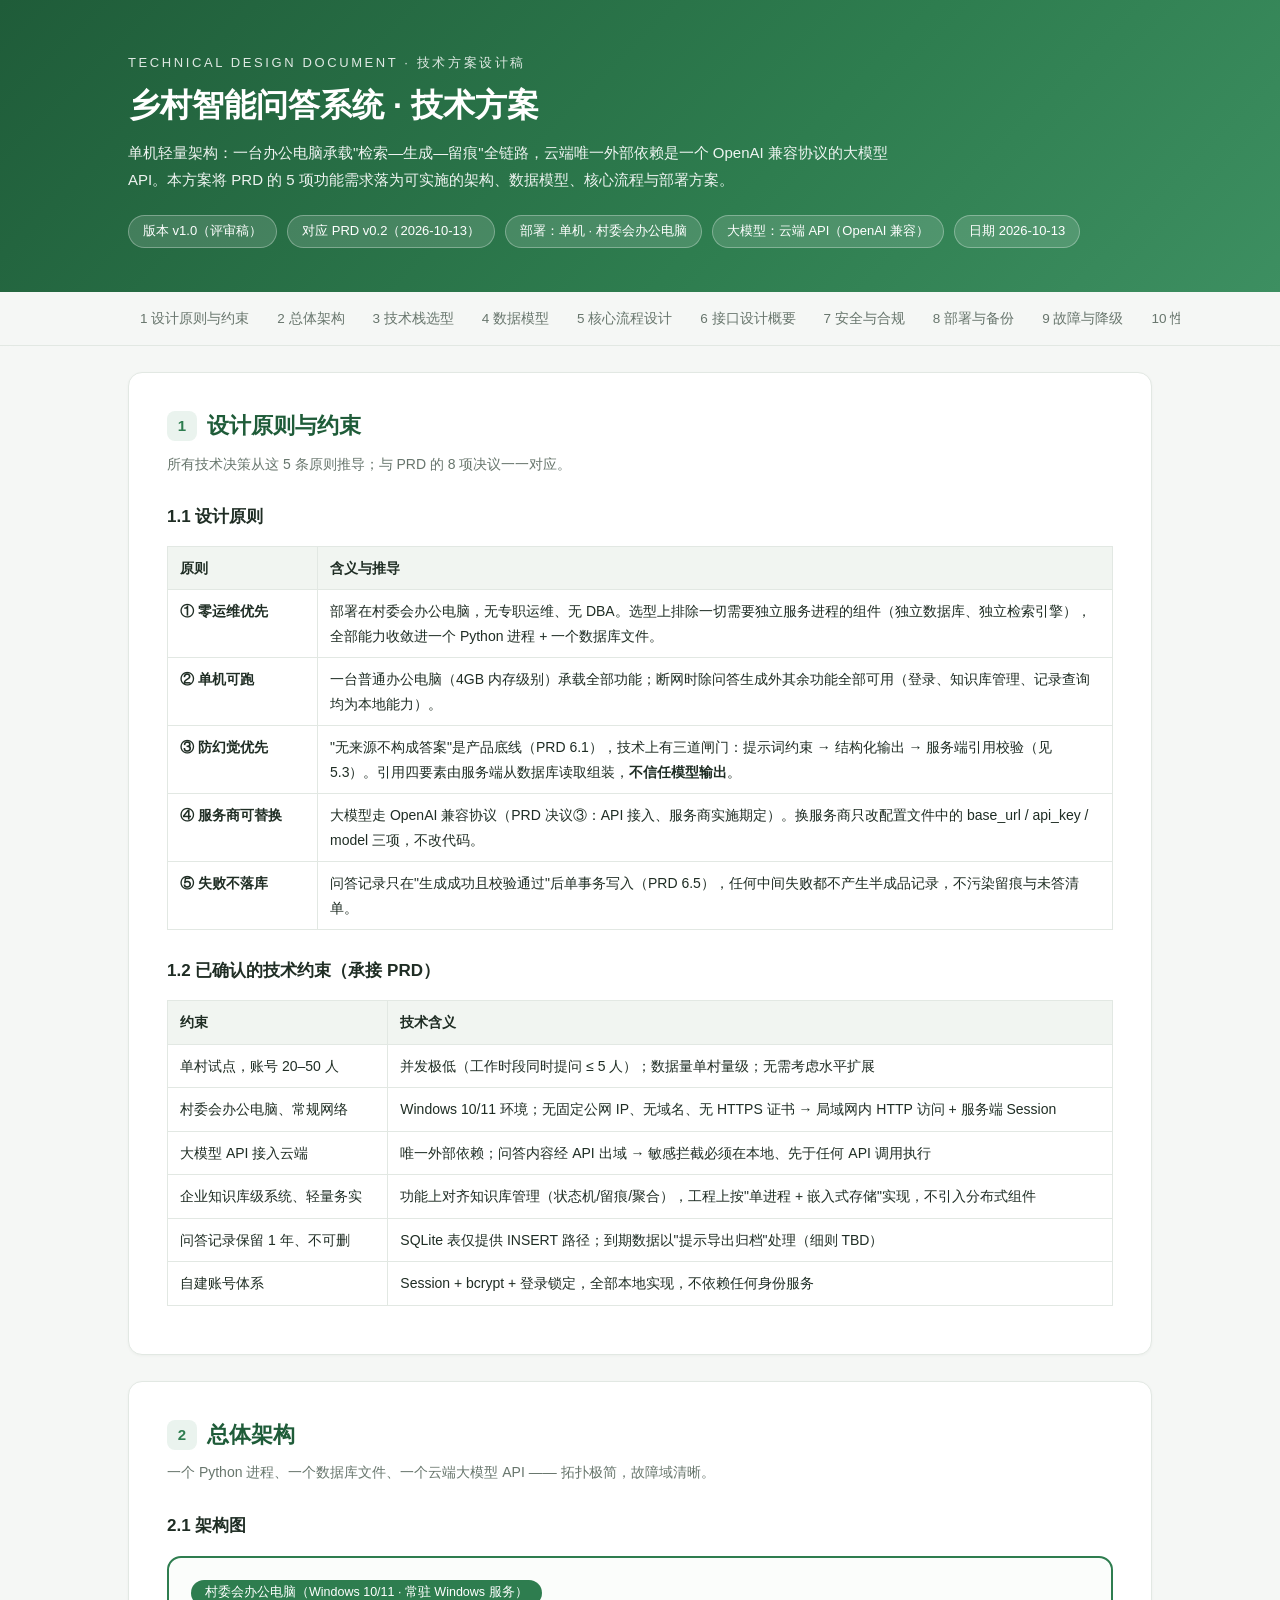
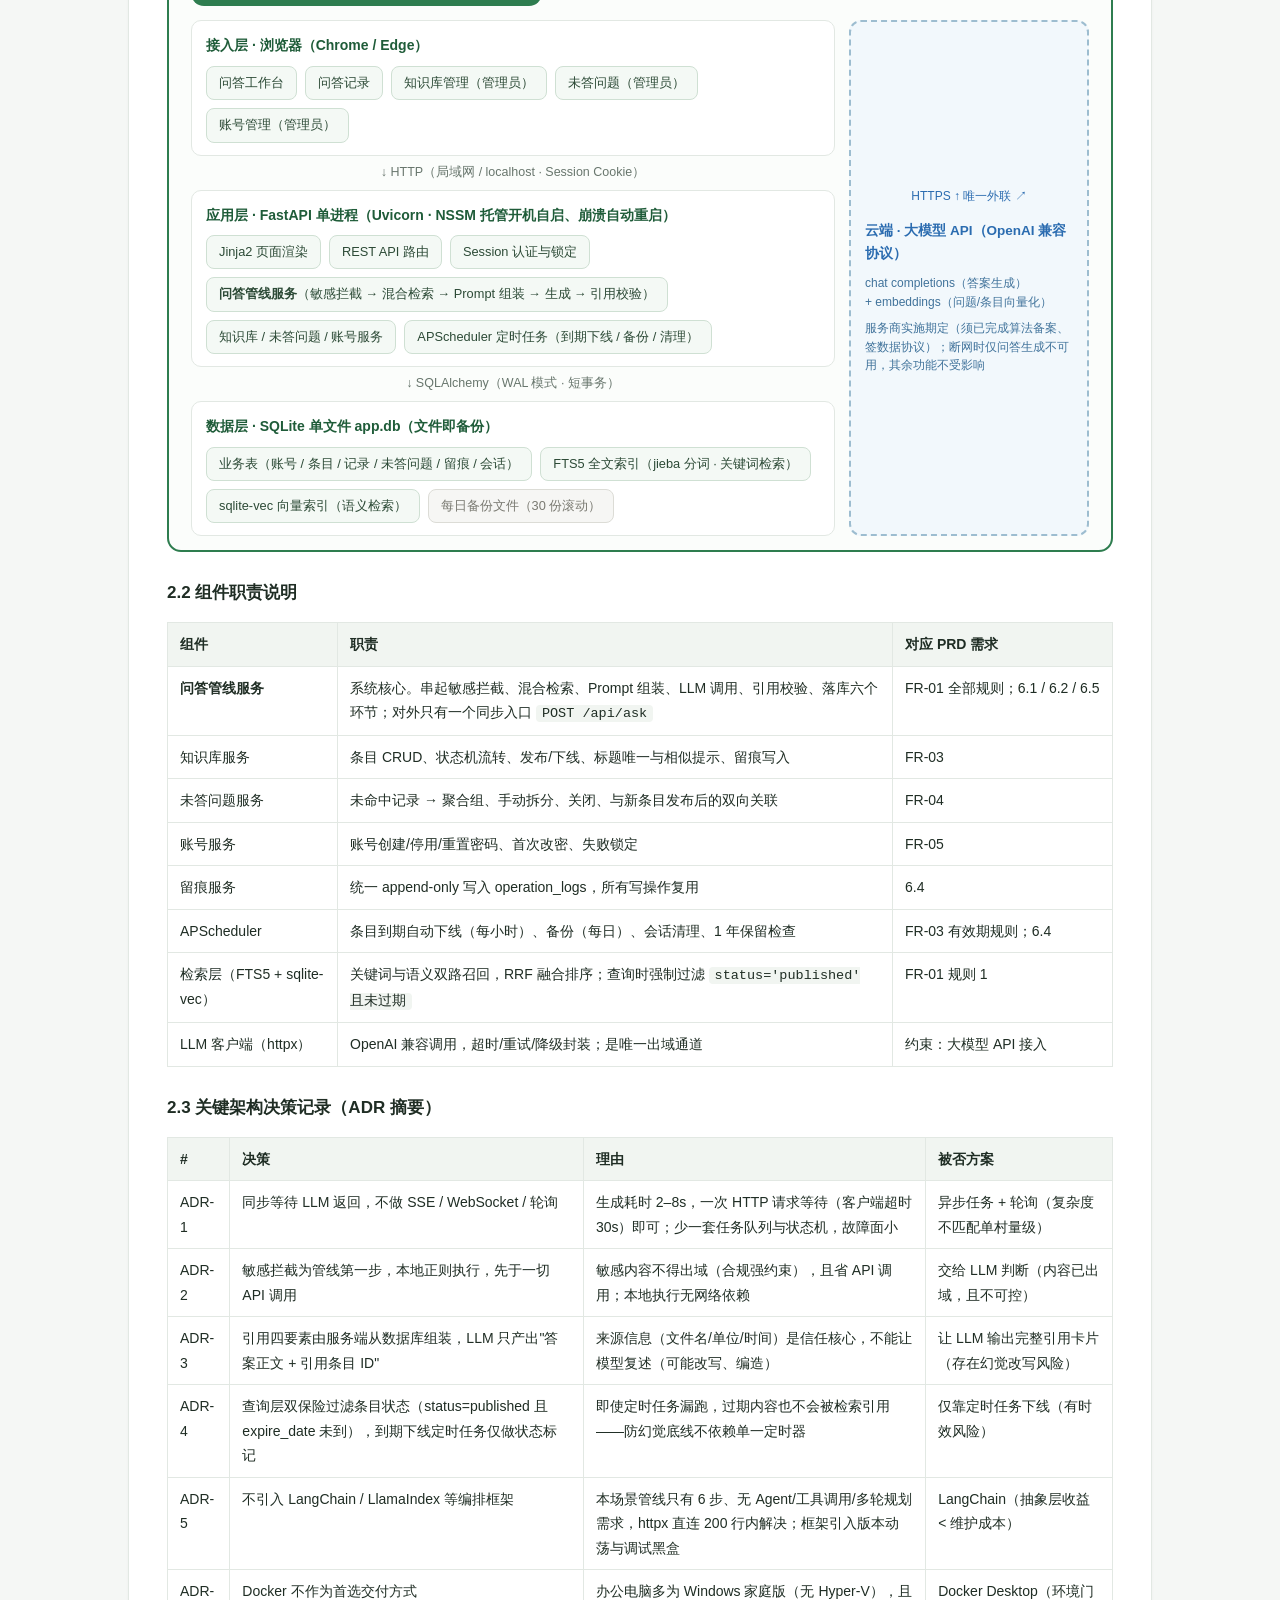
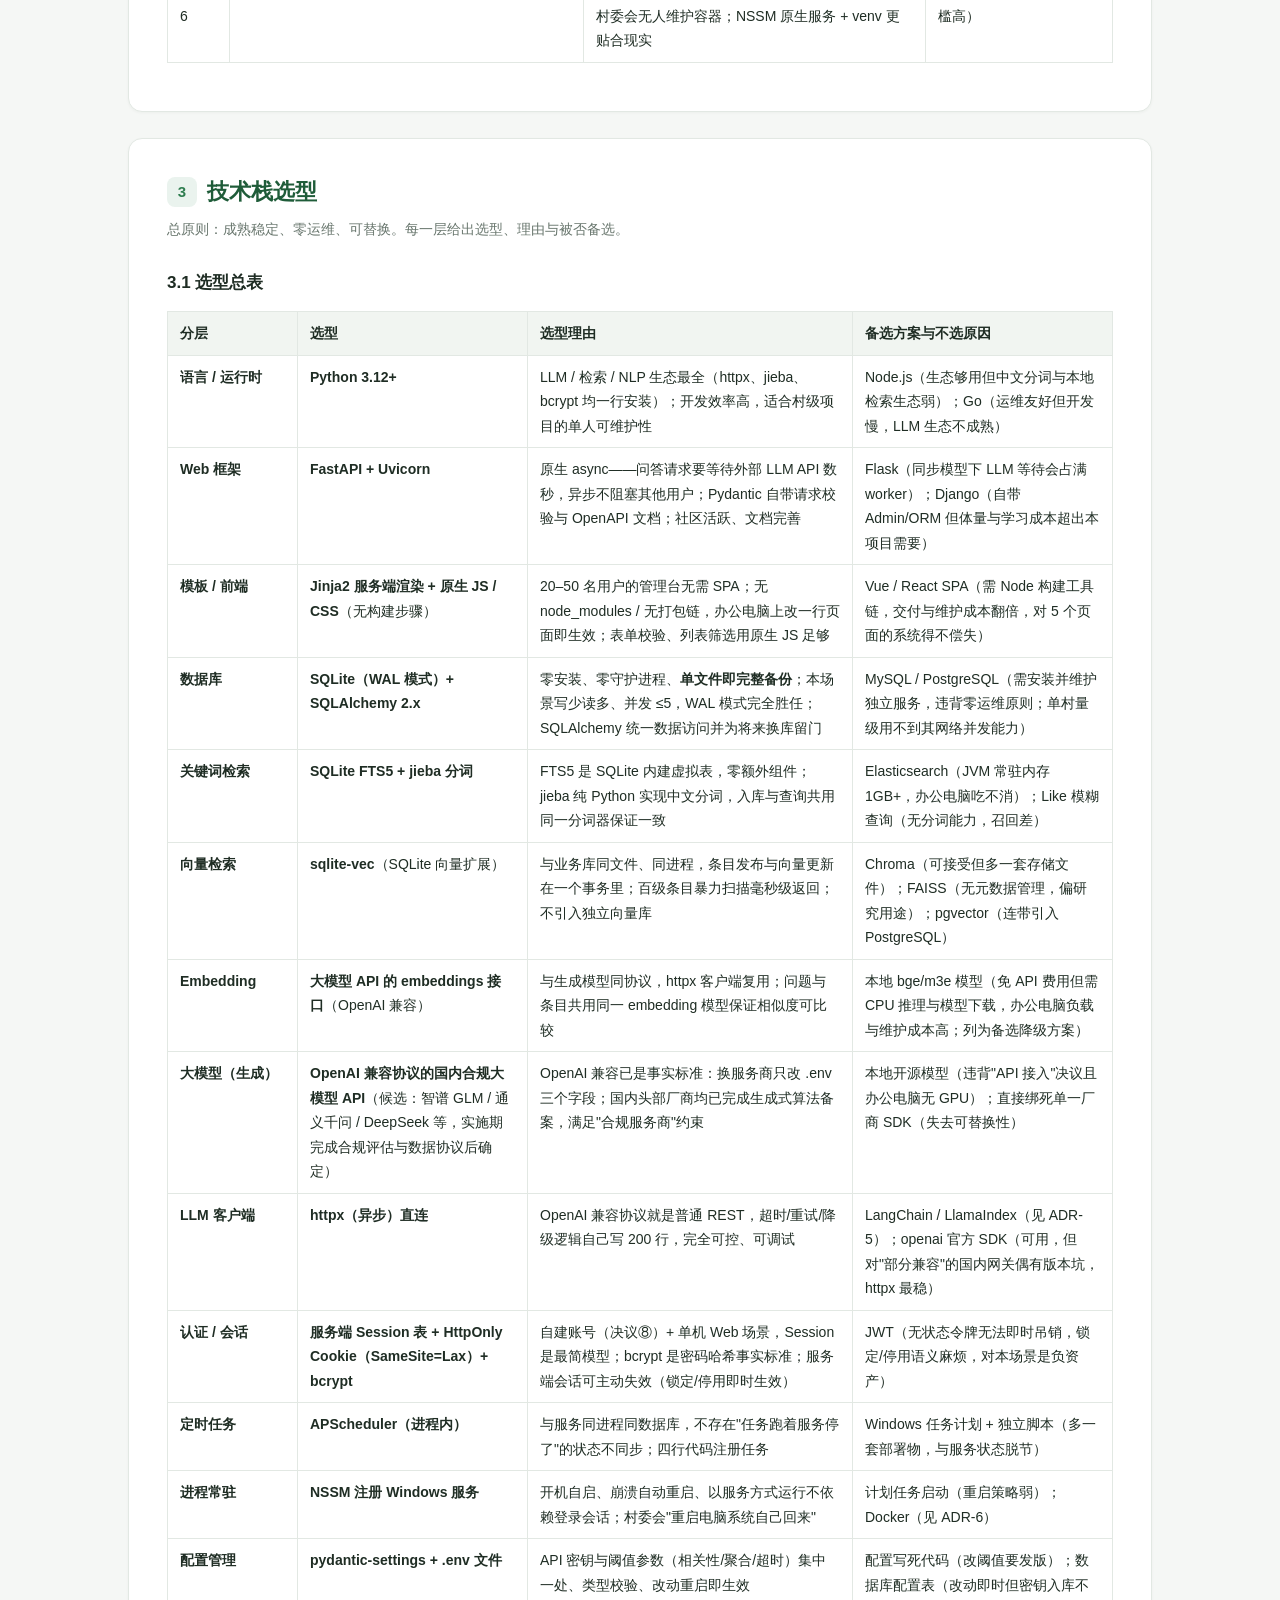
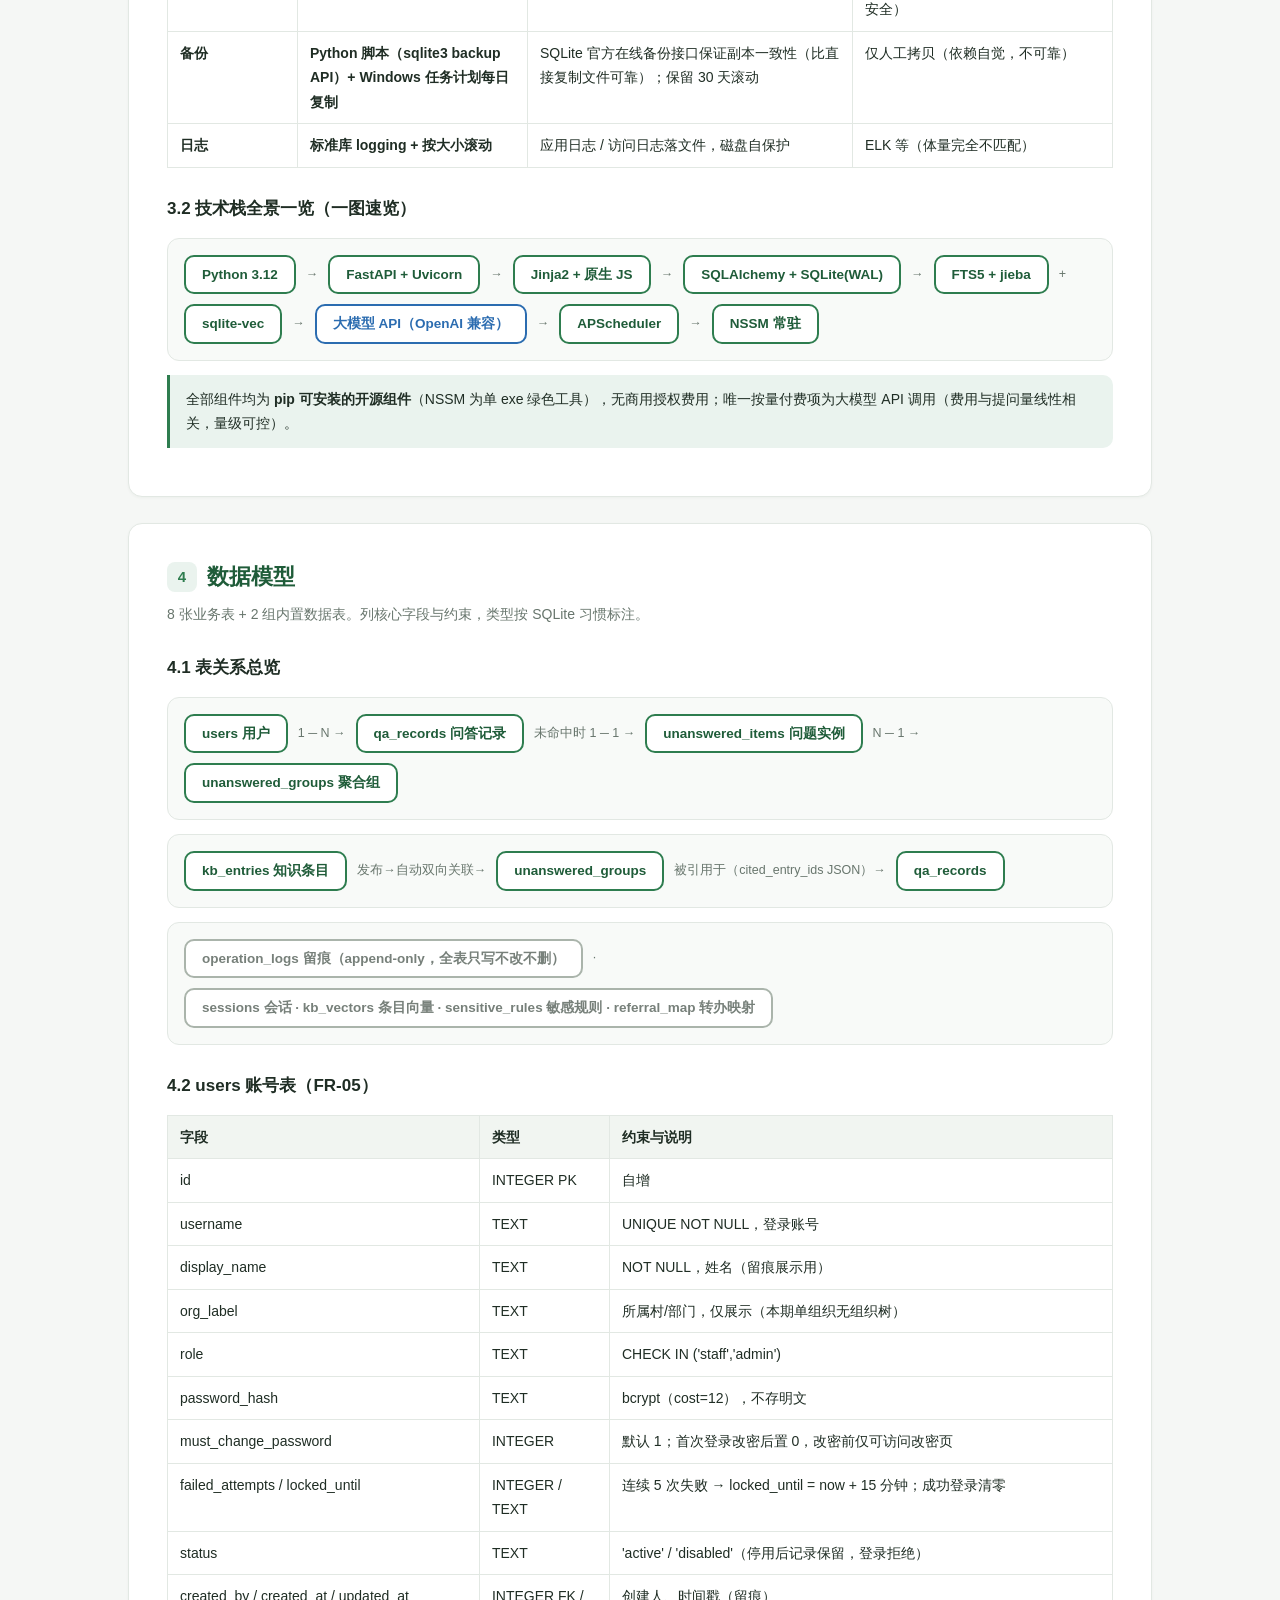
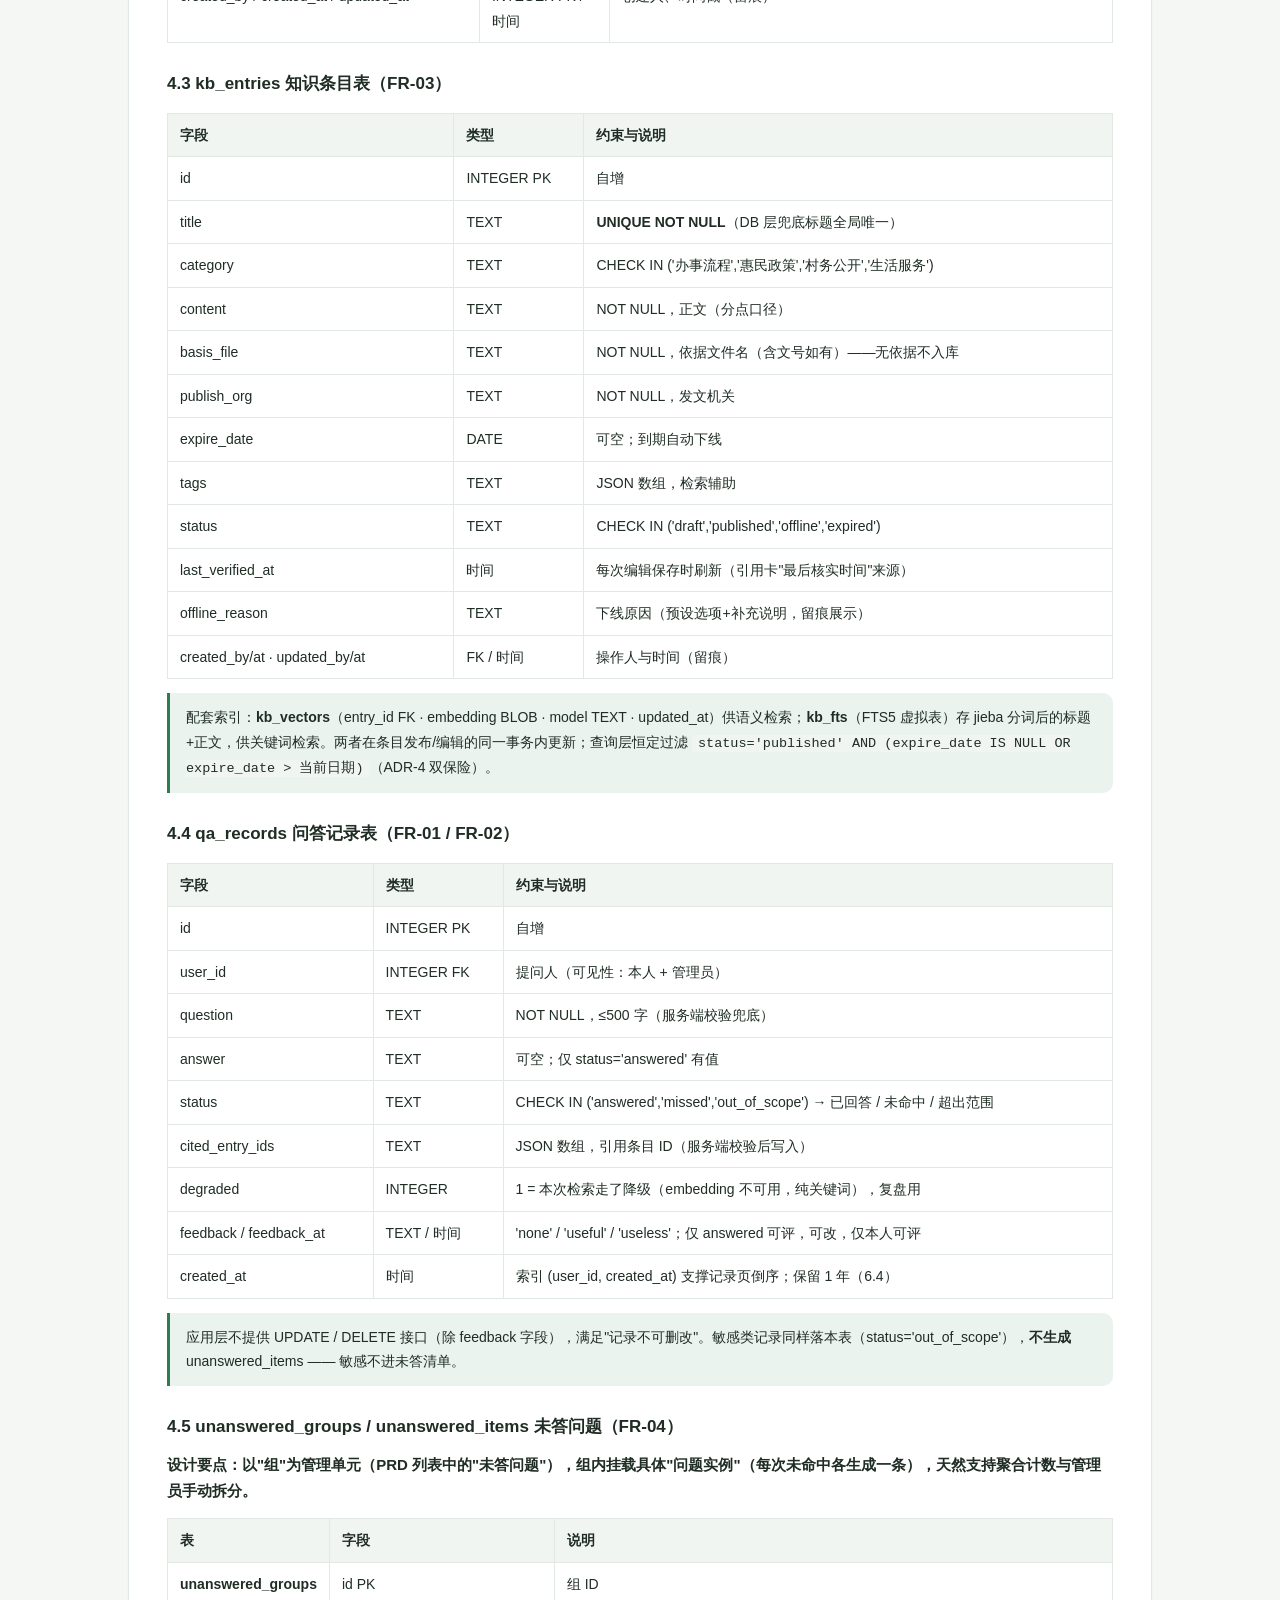
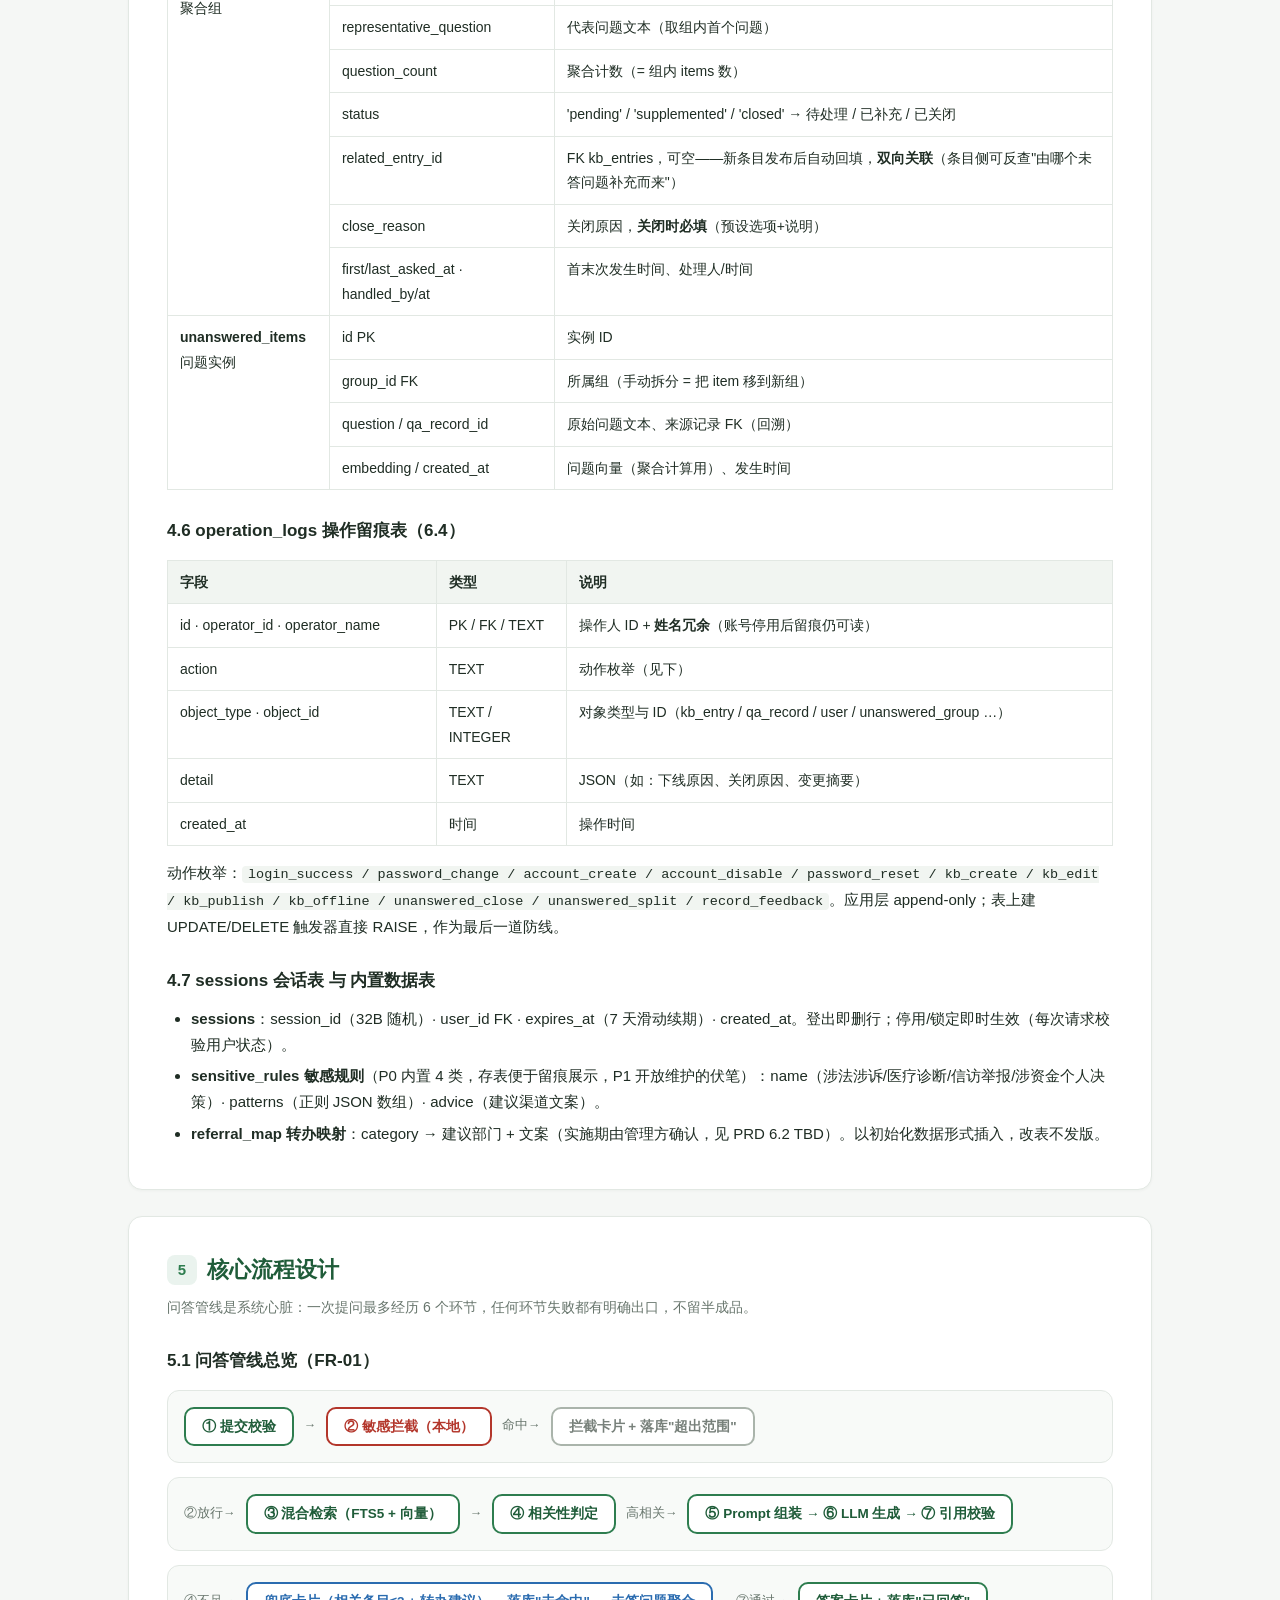
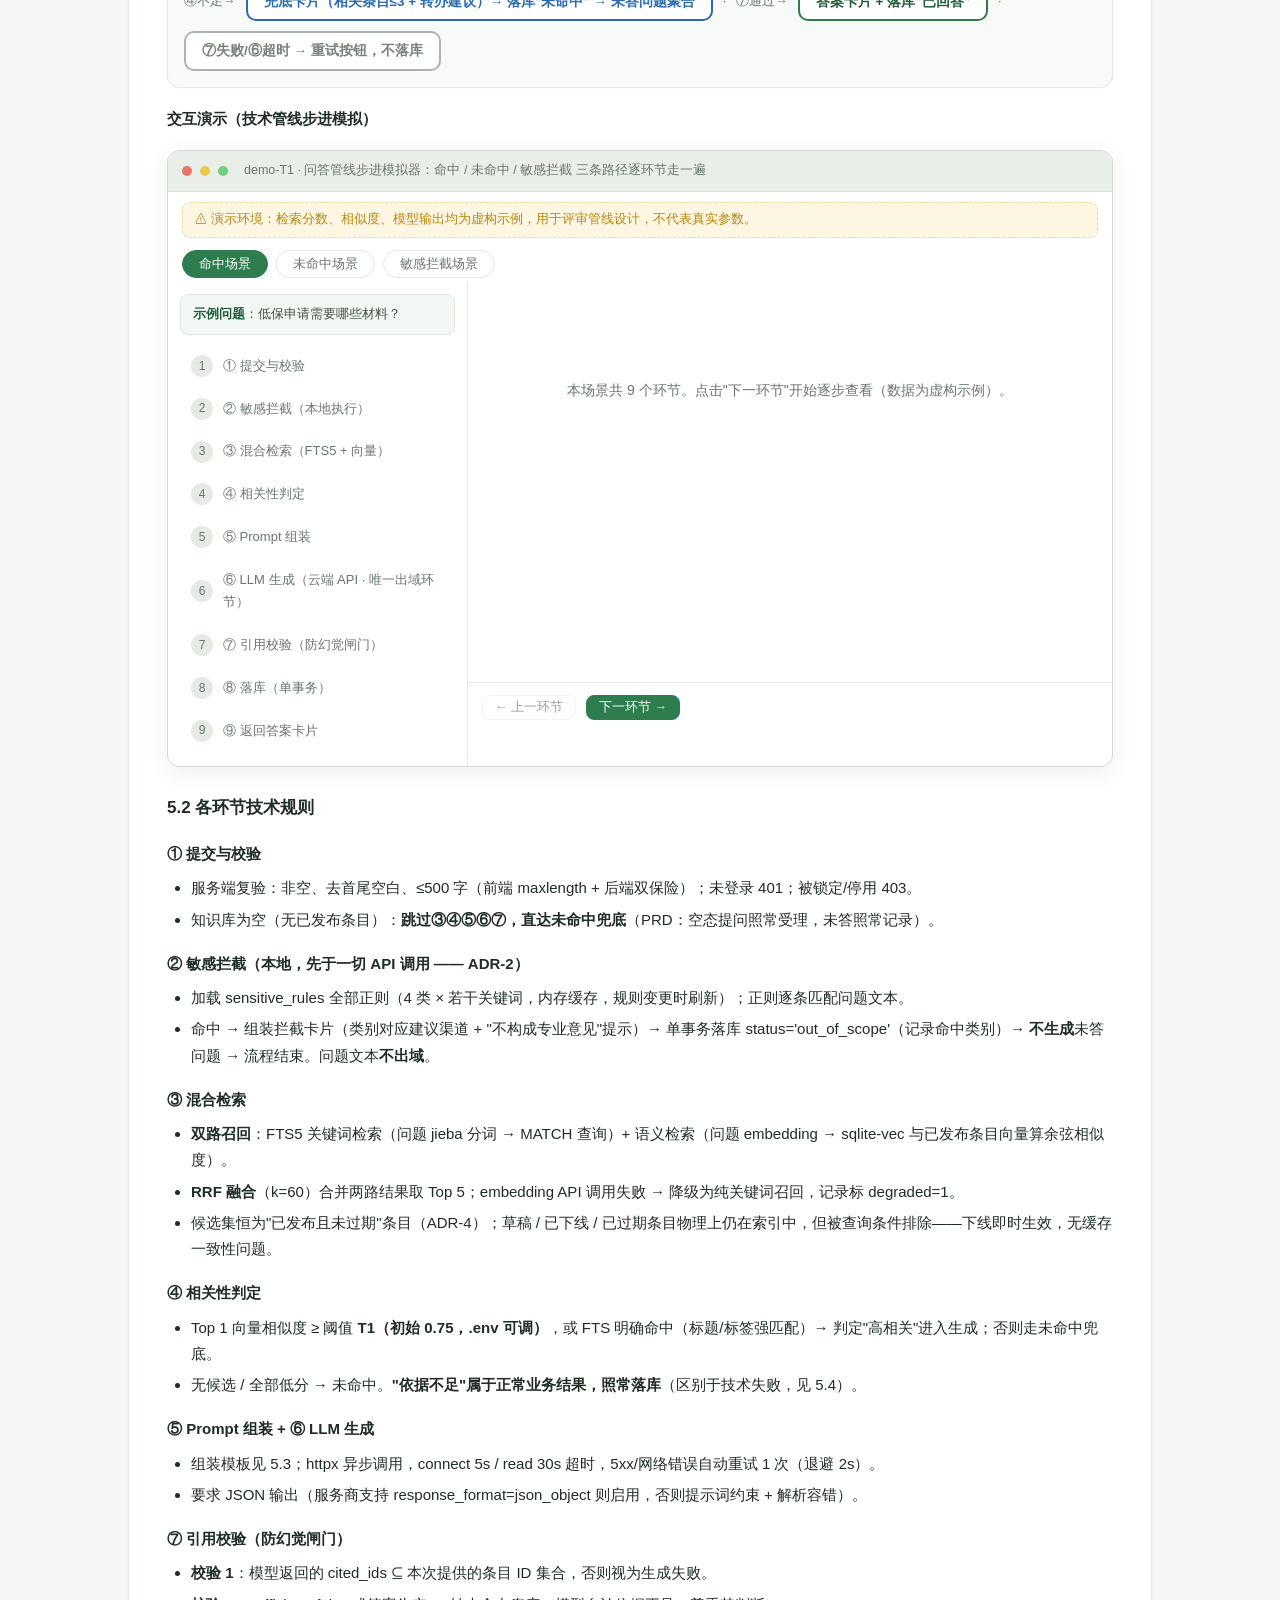
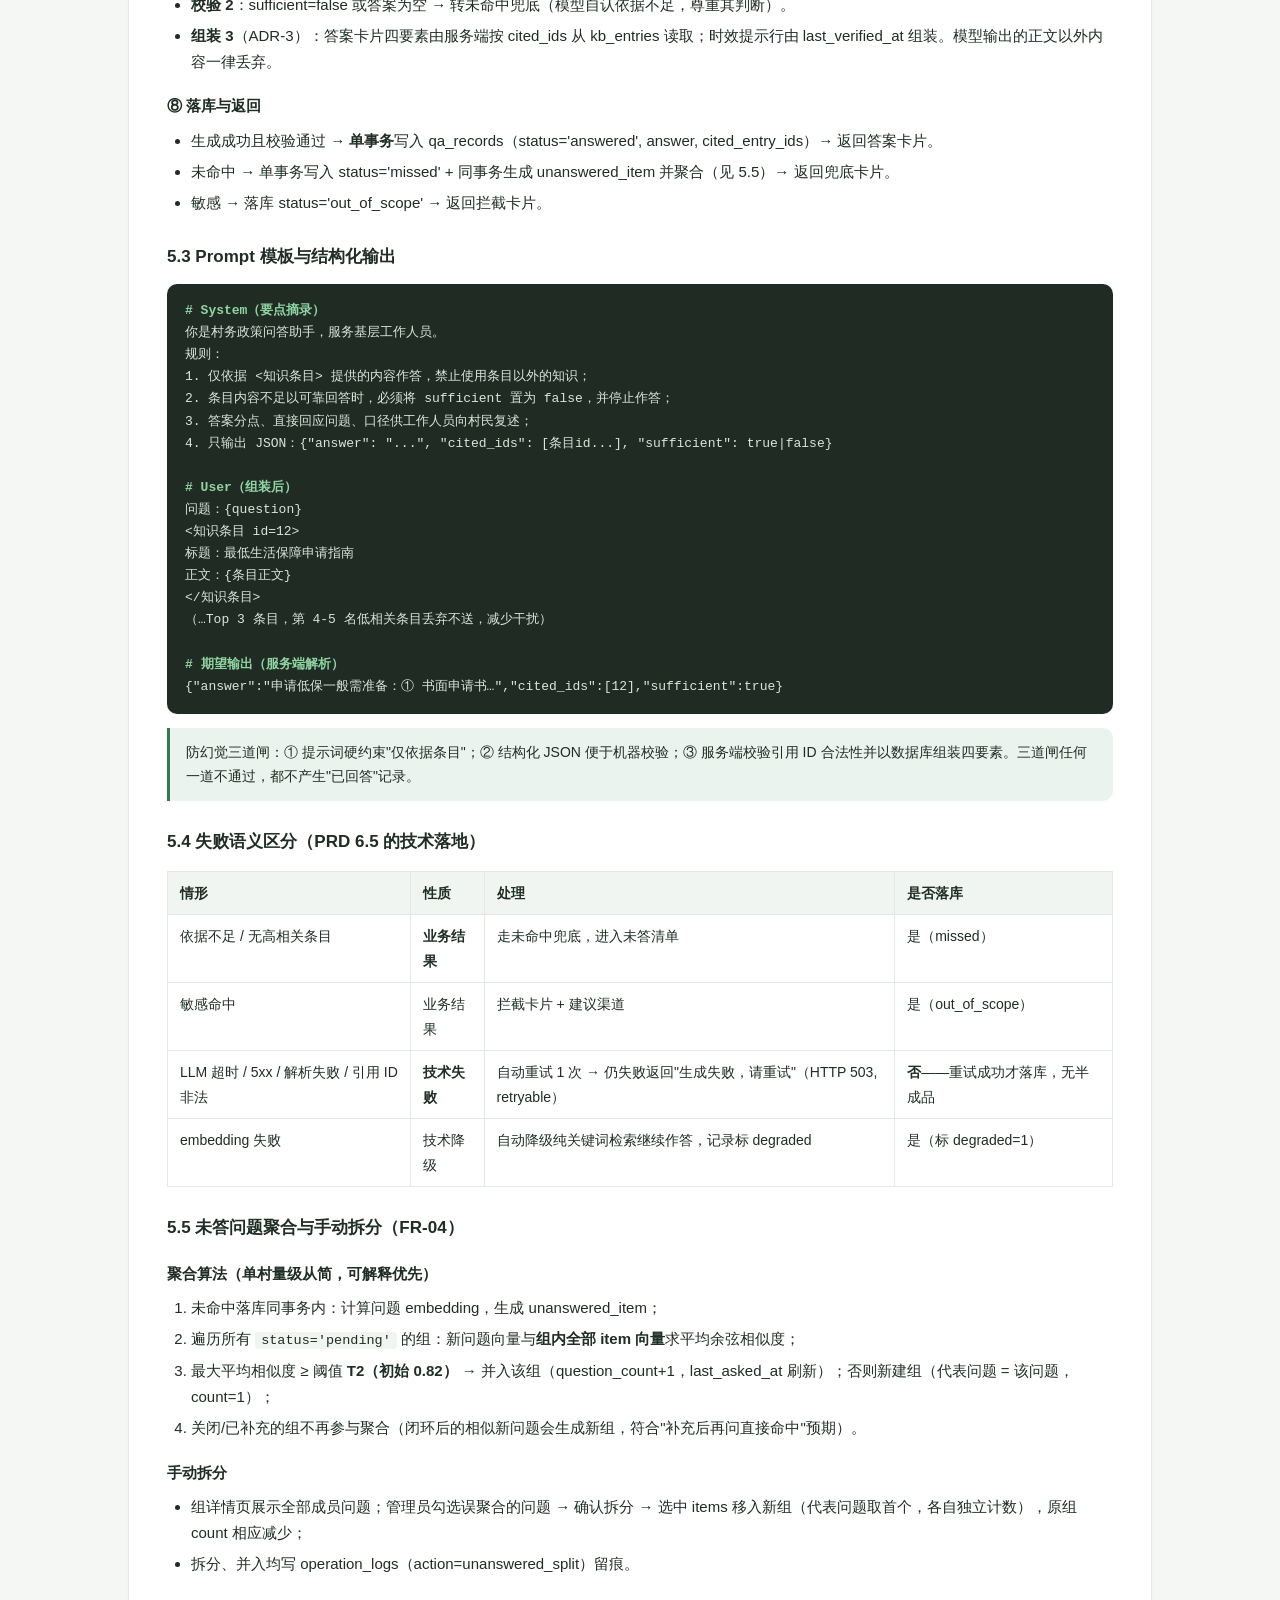
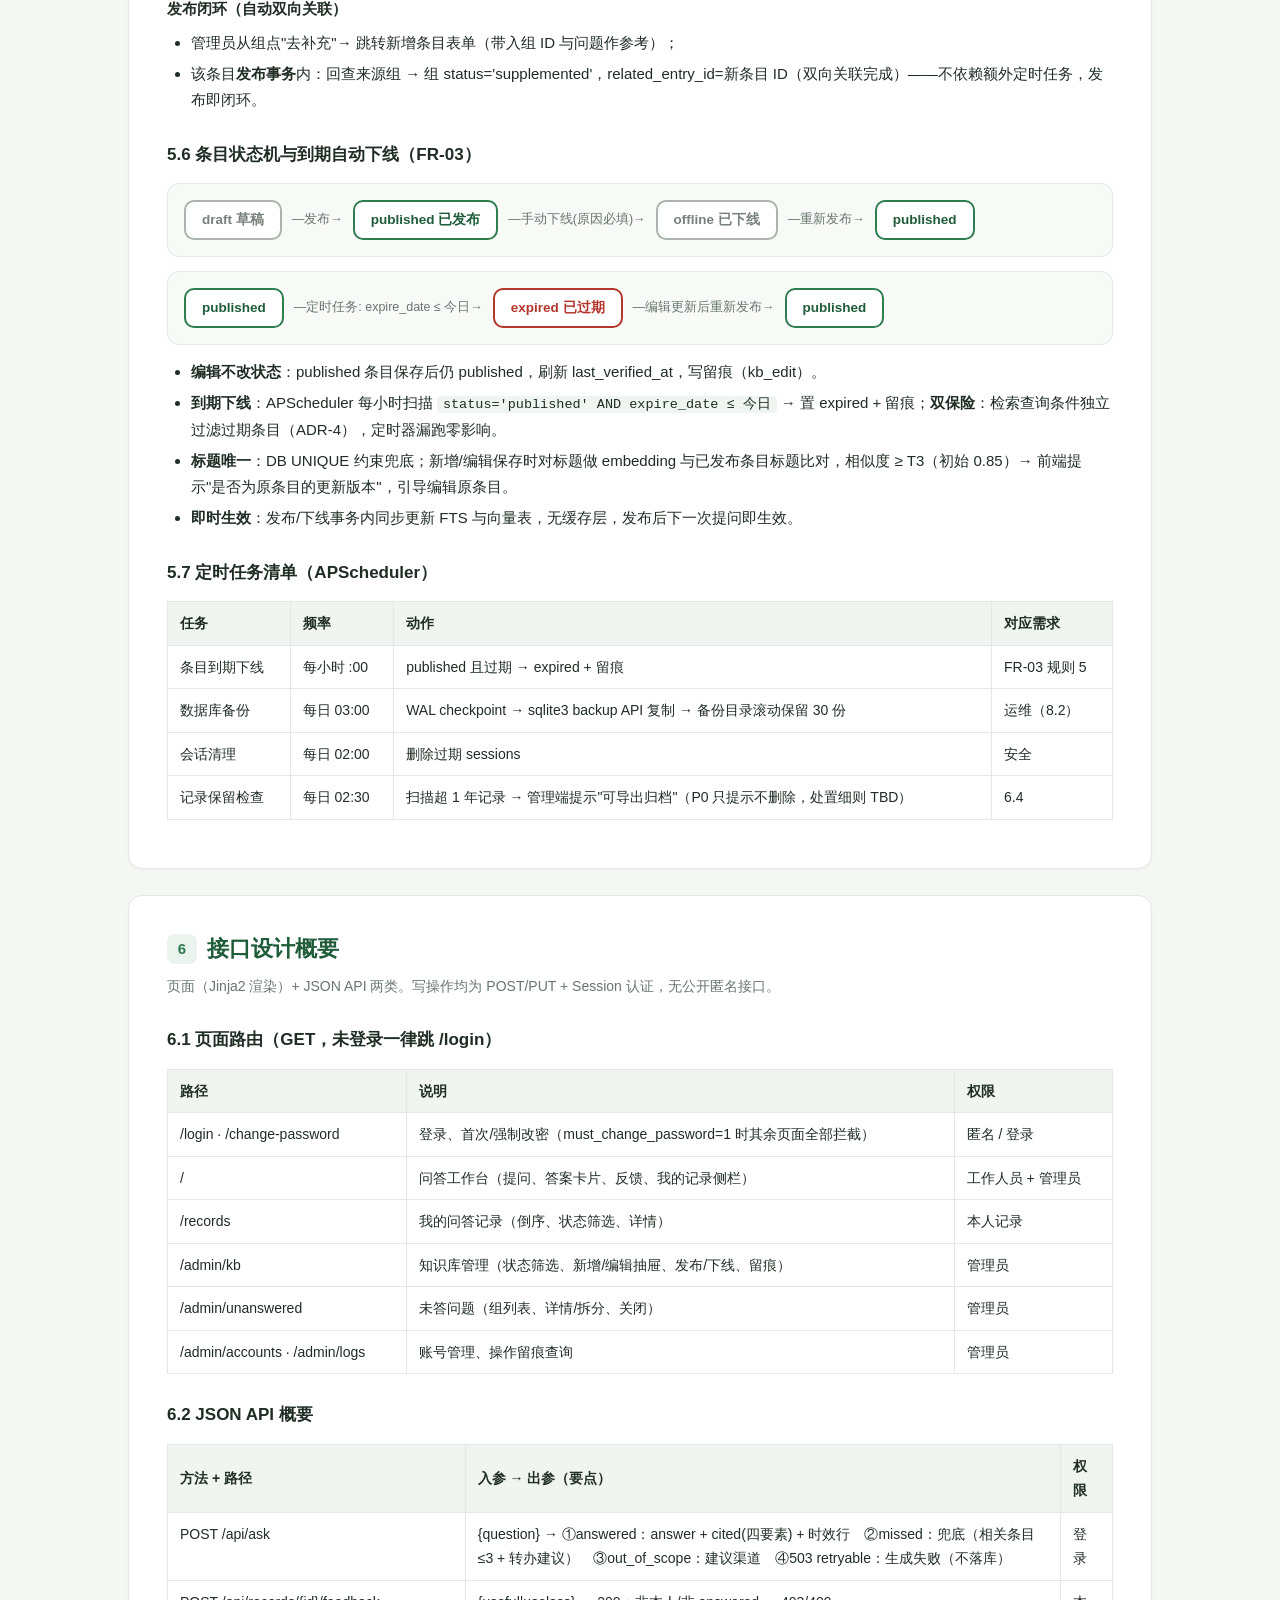
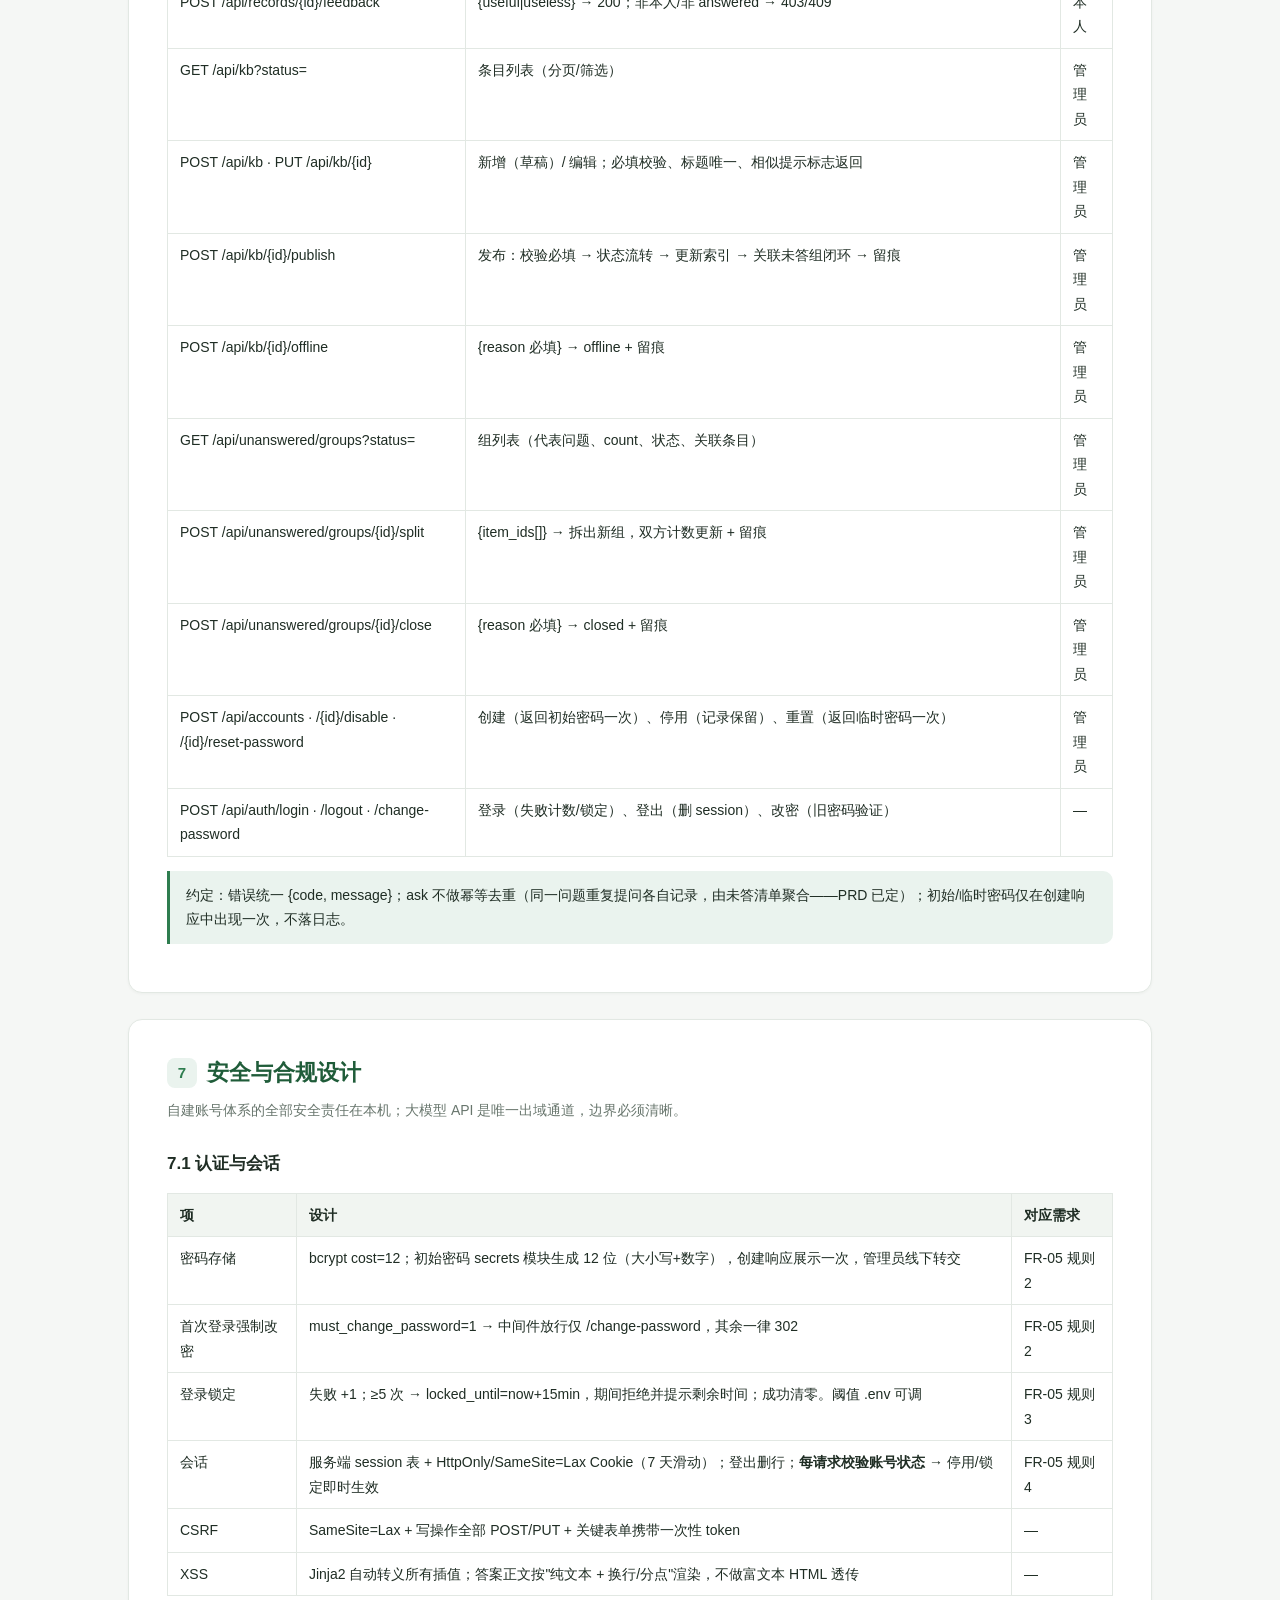
<file: 乡村智能问答系统-技术方案.html>
<!DOCTYPE html>
<html lang="zh-CN">
<head>
<meta charset="UTF-8">
<meta name="viewport" content="width=device-width, initial-scale=1.0">
<title>乡村智能问答系统 技术方案 v1.0（评审稿）</title>
<style>
:root{
  --primary:#2e7d4f; --primary-deep:#1f5c39; --primary-weak:#eaf3ee;
  --ink:#1f2d24; --muted:#68766d; --line:#e2e8e3; --bg:#f5f7f5; --card:#ffffff;
  --amber:#b8860b; --amber-bg:#fdf6e3; --blue:#2b6cb0; --blue-bg:#ebf4fb;
  --green:#2e7d4f; --orange:#c05e1a; --gray:#77807a; --red:#b3362b;
}
*{box-sizing:border-box}
body{margin:0;background:var(--bg);color:var(--ink);
  font-family:-apple-system,"PingFang SC","Hiragino Sans GB","Microsoft YaHei",sans-serif;
  font-size:15px;line-height:1.75}
a{color:var(--primary);text-decoration:none}
a:hover{text-decoration:underline}
.wrap{max-width:1080px;margin:0 auto;padding:0 28px}
.doc-hero{background:linear-gradient(135deg,#1f5c39 0%,#2e7d4f 60%,#3d8f61 100%);color:#fff;padding:52px 0 44px}
.doc-hero .kicker{opacity:.85;font-size:13px;letter-spacing:.2em;margin-bottom:10px}
.doc-hero h1{margin:0 0 14px;font-size:32px;line-height:1.3;font-weight:700}
.doc-hero p.sub{margin:0 0 22px;opacity:.92;max-width:760px}
.meta-chips{display:flex;flex-wrap:wrap;gap:10px}
.meta-chip{background:rgba(255,255,255,.14);border:1px solid rgba(255,255,255,.3);
  border-radius:999px;padding:4px 14px;font-size:13px}
.toc{position:sticky;top:0;z-index:60;background:rgba(245,247,245,.96);
  border-bottom:1px solid var(--line);backdrop-filter:blur(6px)}
.toc .wrap{display:flex;gap:4px;overflow-x:auto;padding-top:10px;padding-bottom:10px}
.toc a{white-space:nowrap;font-size:13.5px;color:var(--muted);padding:5px 12px;border-radius:8px}
.toc a:hover{background:var(--primary-weak);color:var(--primary-deep);text-decoration:none}
section.card{background:var(--card);border:1px solid var(--line);border-radius:14px;
  padding:34px 38px;margin:26px 0;box-shadow:0 1px 3px rgba(31,45,36,.04)}
h2{font-size:22px;margin:0 0 6px;color:var(--primary-deep);display:flex;align-items:center;gap:10px}
h2 .no{display:inline-flex;align-items:center;justify-content:center;width:30px;height:30px;
  border-radius:8px;background:var(--primary-weak);color:var(--primary);font-size:15px}
.sec-lead{color:var(--muted);margin:0 0 18px;font-size:14px}
h3{font-size:17px;margin:26px 0 10px;color:var(--ink)}
h4{font-size:15px;margin:18px 0 8px}
p{margin:8px 0}
ul,ol{margin:8px 0;padding-left:24px}
li{margin:5px 0}
table{width:100%;border-collapse:collapse;margin:14px 0;font-size:14px}
th{background:#f1f5f1;text-align:left;padding:9px 12px;border:1px solid var(--line);font-weight:600}
td{padding:9px 12px;border:1px solid var(--line);vertical-align:top}
code{background:#f1f5f1;border-radius:4px;padding:1px 6px;font-size:13.5px}
pre{background:#202b24;color:#d9e6dc;border-radius:10px;padding:16px 18px;overflow-x:auto;
  font-size:13px;line-height:1.7;margin:12px 0}
pre b{color:#8fd4a3;font-weight:700}
.chip{display:inline-block;border-radius:999px;padding:1px 10px;font-size:12.5px;font-weight:600;white-space:nowrap}
.chip.tbd{background:var(--amber-bg);color:var(--amber);border:1px solid #ecd9a0}
.chip.asm{background:var(--blue-bg);color:var(--blue);border:1px solid #bcd8ef}
.note{border-left:3px solid var(--primary);background:var(--primary-weak);
  border-radius:0 10px 10px 0;padding:12px 16px;margin:14px 0;font-size:14px}
.note.warn{border-left-color:var(--amber);background:var(--amber-bg)}
.note.blue{border-left-color:var(--blue);background:var(--blue-bg)}
mark{background:#fff3c4;padding:0 3px;border-radius:3px}
.win{border:1px solid #d3dcd4;border-radius:12px;overflow:hidden;margin:18px 0;
  box-shadow:0 6px 22px rgba(31,45,36,.08);background:#fff}
.win-bar{background:#e9eee9;padding:9px 14px;display:flex;align-items:center;gap:8px;border-bottom:1px solid #dbe2dc}
.dot{width:10px;height:10px;border-radius:50%}
.dot.r{background:#e8746a}.dot.y{background:#ecc94b}.dot.g{background:#6fcf7c}
.win-title{font-size:12.5px;color:var(--muted);margin-left:8px}
.win-note{margin:10px 14px;font-size:12.5px;color:var(--amber);
  background:var(--amber-bg);border:1px dashed #ecd9a0;border-radius:8px;padding:6px 12px}
.btn{display:inline-block;border:1px solid var(--line);background:#fff;color:var(--ink);
  border-radius:8px;padding:6px 16px;font-size:13.5px;cursor:pointer;transition:.15s}
.btn:hover{border-color:var(--primary);color:var(--primary)}
.btn.primary{background:var(--primary);border-color:var(--primary);color:#fff}
.btn.primary:hover{background:var(--primary-deep);color:#fff}
.btn.sm{padding:3px 12px;font-size:12.5px}
.btn[disabled]{opacity:.45;cursor:not-allowed}

/* ===== 架构图 ===== */
.arch{border:2px solid var(--primary);border-radius:14px;padding:20px 22px 14px;background:#fbfdfb;margin:16px 0}
.arch-tag{display:inline-block;background:var(--primary);color:#fff;font-size:12.5px;
  border-radius:999px;padding:2px 14px;margin-bottom:14px}
.arch-row{display:flex;gap:14px;align-items:stretch}
.arch-main{flex:1;min-width:0}
.arch-box{border:1px solid var(--line);border-radius:10px;background:#fff;padding:12px 14px}
.arch-box .bt{font-weight:700;font-size:14px;color:var(--primary-deep);margin-bottom:8px}
.arch-nodes{display:flex;flex-wrap:wrap;gap:8px}
.arch-node{border:1px solid #cfe0d3;background:#f4f9f5;border-radius:8px;padding:5px 12px;font-size:12.8px;color:#2c4a36}
.arch-node.ext{border-color:#bcd8ef;background:var(--blue-bg);color:var(--blue)}
.arch-node.dim{border-color:#dcdcd6;background:#f6f6f4;color:#7a7a72}
.arch-arrow{text-align:center;color:var(--muted);font-size:12.5px;padding:6px 0}
.arch-arrow b{color:var(--primary-deep)}
.arch-cloud{width:240px;border:2px dashed #9dbdd0;background:#f2f8fc;border-radius:12px;
  padding:12px 14px;display:flex;flex-direction:column;justify-content:center;gap:8px}
.arch-cloud .bt{font-weight:700;color:var(--blue);font-size:13.5px}
.arch-cloud .d{font-size:12px;color:#41739b;line-height:1.55}
.arch-out-arrow{text-align:center;font-size:12px;color:var(--blue);padding:4px 0}

/* ===== 管线流程图 ===== */
.flow{display:flex;align-items:center;gap:10px;flex-wrap:wrap;margin:14px 0;padding:16px;background:#f8faf8;border:1px solid var(--line);border-radius:12px}
.flow .node{border:2px solid var(--primary);color:var(--primary-deep);background:#fff;border-radius:10px;padding:6px 16px;font-weight:700;font-size:13.5px}
.flow .node.gray{border-color:#aab4ab;color:var(--gray)}
.flow .node.red{border-color:var(--red);color:var(--red)}
.flow .node.blue{border-color:var(--blue);color:var(--blue)}
.flow .arr{color:var(--muted);font-size:12.5px}
.flow .arr b{color:var(--ink)}

/* ===== 管线演示 ===== */
.pipe-scen{display:flex;gap:8px;flex-wrap:wrap;margin:12px 14px 4px}
.scen-chip{border:1px solid var(--line);background:#fff;border-radius:999px;padding:4px 16px;
  font-size:13px;cursor:pointer;color:var(--muted)}
.scen-chip.on{background:var(--primary);border-color:var(--primary);color:#fff}
.pipe-app{display:grid;grid-template-columns:300px 1fr;min-height:420px}
.pipe-left{border-right:1px solid var(--line);padding:12px;display:flex;flex-direction:column}
.pipe-q{background:#f4f8f4;border:1px solid #dfe8df;border-radius:8px;padding:8px 12px;
  font-size:13px;margin-bottom:12px;color:#415044}
.pipe-q b{color:var(--primary-deep)}
.pstep{display:flex;align-items:center;gap:10px;border:1px solid transparent;border-radius:8px;
  padding:7px 10px;margin-bottom:4px;cursor:pointer;font-size:13px;color:var(--muted)}
.pstep:hover{background:#f4f8f4}
.pstep.done{color:#8aa694}
.pstep.now{border-color:var(--primary);background:var(--primary-weak);color:var(--primary-deep);font-weight:600}
.pnum{display:inline-flex;align-items:center;justify-content:center;width:22px;height:22px;border-radius:50%;
  background:#e5eae5;color:var(--muted);font-size:12px;flex:none}
.pstep.now .pnum{background:var(--primary);color:#fff}
.pstep.done .pnum{background:#cde5d3;color:#2e7d4f}
.pipe-right{display:flex;flex-direction:column}
.pipe-detail{flex:1;padding:16px;overflow-y:auto;max-height:400px}
.pipe-wait{color:var(--muted);text-align:center;padding:80px 20px;font-size:14px}
.pd-t{font-weight:700;font-size:15px;color:var(--primary-deep);margin-bottom:6px}
.pd-s{font-size:13.8px;color:#415044;margin-bottom:10px}
.pd-d{background:#202b24;color:#d9e6dc;border-radius:10px;padding:14px 16px;font-size:12.8px;
  line-height:1.7;white-space:pre-wrap;word-break:break-all;margin:0}
.pipe-foot{display:flex;gap:10px;padding:12px 14px;border-top:1px solid var(--line)}

footer.doc-foot{padding:30px 0 50px;color:var(--muted);font-size:13px;text-align:center}
@media (max-width:820px){
  .pipe-app{grid-template-columns:1fr}
  .pipe-left{border-right:none;border-bottom:1px solid var(--line)}
  .arch-row{flex-direction:column}
  .arch-cloud{width:100%}
  section.card{padding:24px 18px}
}
</style>
</head>
<body>

<!-- ================= 头部 ================= -->
<div class="doc-hero">
  <div class="wrap">
    <div class="kicker">TECHNICAL DESIGN DOCUMENT · 技术方案设计稿</div>
    <h1>乡村智能问答系统 · 技术方案</h1>
    <p class="sub">单机轻量架构：一台办公电脑承载"检索—生成—留痕"全链路，云端唯一外部依赖是一个 OpenAI 兼容协议的大模型 API。本方案将 PRD 的 5 项功能需求落为可实施的架构、数据模型、核心流程与部署方案。</p>
    <div class="meta-chips">
      <span class="meta-chip">版本 v1.0（评审稿）</span>
      <span class="meta-chip">对应 PRD v0.2（2026-10-13）</span>
      <span class="meta-chip">部署：单机 · 村委会办公电脑</span>
      <span class="meta-chip">大模型：云端 API（OpenAI 兼容）</span>
      <span class="meta-chip">日期 2026-10-13</span>
    </div>
  </div>
</div>

<!-- ================= 目录 ================= -->
<nav class="toc">
  <div class="wrap">
    <a href="#s1">1 设计原则与约束</a>
    <a href="#s2">2 总体架构</a>
    <a href="#s3">3 技术栈选型</a>
    <a href="#s4">4 数据模型</a>
    <a href="#s5">5 核心流程设计</a>
    <a href="#s6">6 接口设计概要</a>
    <a href="#s7">7 安全与合规</a>
    <a href="#s8">8 部署与备份</a>
    <a href="#s9">9 故障与降级</a>
    <a href="#s10">10 性能与容量</a>
    <a href="#s11">11 实施期待定项</a>
    <a href="#s12">12 版本记录</a>
  </div>
</nav>

<div class="wrap">

<!-- ================= 1 设计原则与约束 ================= -->
<section class="card" id="s1">
  <h2><span class="no">1</span>设计原则与约束</h2>
  <p class="sec-lead">所有技术决策从这 5 条原则推导；与 PRD 的 8 项决议一一对应。</p>

  <h3>1.1 设计原则</h3>
  <table>
    <tr><th style="width:150px">原则</th><th>含义与推导</th></tr>
    <tr><td><b>① 零运维优先</b></td><td>部署在村委会办公电脑，无专职运维、无 DBA。选型上排除一切需要独立服务进程的组件（独立数据库、独立检索引擎），全部能力收敛进一个 Python 进程 + 一个数据库文件。</td></tr>
    <tr><td><b>② 单机可跑</b></td><td>一台普通办公电脑（4GB 内存级别）承载全部功能；断网时除问答生成外其余功能全部可用（登录、知识库管理、记录查询均为本地能力）。</td></tr>
    <tr><td><b>③ 防幻觉优先</b></td><td>"无来源不构成答案"是产品底线（PRD 6.1），技术上有三道闸门：提示词约束 → 结构化输出 → 服务端引用校验（见 5.3）。引用四要素由服务端从数据库读取组装，<b>不信任模型输出</b>。</td></tr>
    <tr><td><b>④ 服务商可替换</b></td><td>大模型走 OpenAI 兼容协议（PRD 决议③：API 接入、服务商实施期定）。换服务商只改配置文件中的 base_url / api_key / model 三项，不改代码。</td></tr>
    <tr><td><b>⑤ 失败不落库</b></td><td>问答记录只在"生成成功且校验通过"后单事务写入（PRD 6.5），任何中间失败都不产生半成品记录，不污染留痕与未答清单。</td></tr>
  </table>

  <h3>1.2 已确认的技术约束（承接 PRD）</h3>
  <table>
    <tr><th>约束</th><th>技术含义</th></tr>
    <tr><td>单村试点，账号 20–50 人</td><td>并发极低（工作时段同时提问 ≤ 5 人）；数据量单村量级；无需考虑水平扩展</td></tr>
    <tr><td>村委会办公电脑、常规网络</td><td>Windows 10/11 环境；无固定公网 IP、无域名、无 HTTPS 证书 → 局域网内 HTTP 访问 + 服务端 Session</td></tr>
    <tr><td>大模型 API 接入云端</td><td>唯一外部依赖；问答内容经 API 出域 → 敏感拦截必须在本地、先于任何 API 调用执行</td></tr>
    <tr><td>企业知识库级系统、轻量务实</td><td>功能上对齐知识库管理（状态机/留痕/聚合），工程上按"单进程 + 嵌入式存储"实现，不引入分布式组件</td></tr>
    <tr><td>问答记录保留 1 年、不可删</td><td>SQLite 表仅提供 INSERT 路径；到期数据以"提示导出归档"处理（细则 TBD）</td></tr>
    <tr><td>自建账号体系</td><td>Session + bcrypt + 登录锁定，全部本地实现，不依赖任何身份服务</td></tr>
  </table>
</section>

<!-- ================= 2 总体架构 ================= -->
<section class="card" id="s2">
  <h2><span class="no">2</span>总体架构</h2>
  <p class="sec-lead">一个 Python 进程、一个数据库文件、一个云端大模型 API —— 拓扑极简，故障域清晰。</p>

  <h3>2.1 架构图</h3>
  <div class="arch">
    <span class="arch-tag">村委会办公电脑（Windows 10/11 · 常驻 Windows 服务）</span>
    <div class="arch-row">
      <div class="arch-main">
        <div class="arch-box">
          <div class="bt">接入层 · 浏览器（Chrome / Edge）</div>
          <div class="arch-nodes">
            <span class="arch-node">问答工作台</span>
            <span class="arch-node">问答记录</span>
            <span class="arch-node">知识库管理（管理员）</span>
            <span class="arch-node">未答问题（管理员）</span>
            <span class="arch-node">账号管理（管理员）</span>
          </div>
        </div>
        <div class="arch-arrow">↓ HTTP（局域网 / localhost · Session Cookie）</div>
        <div class="arch-box">
          <div class="bt">应用层 · FastAPI 单进程（Uvicorn · NSSM 托管开机自启、崩溃自动重启）</div>
          <div class="arch-nodes">
            <span class="arch-node">Jinja2 页面渲染</span>
            <span class="arch-node">REST API 路由</span>
            <span class="arch-node">Session 认证与锁定</span>
            <span class="arch-node"><b>问答管线服务</b>（敏感拦截 → 混合检索 → Prompt 组装 → 生成 → 引用校验）</span>
            <span class="arch-node">知识库 / 未答问题 / 账号服务</span>
            <span class="arch-node">APScheduler 定时任务（到期下线 / 备份 / 清理）</span>
          </div>
        </div>
        <div class="arch-arrow">↓ SQLAlchemy（WAL 模式 · 短事务）</div>
        <div class="arch-box">
          <div class="bt">数据层 · SQLite 单文件 app.db（文件即备份）</div>
          <div class="arch-nodes">
            <span class="arch-node">业务表（账号 / 条目 / 记录 / 未答问题 / 留痕 / 会话）</span>
            <span class="arch-node">FTS5 全文索引（jieba 分词 · 关键词检索）</span>
            <span class="arch-node">sqlite-vec 向量索引（语义检索）</span>
            <span class="arch-node dim">每日备份文件（30 份滚动）</span>
          </div>
        </div>
      </div>
      <div class="arch-cloud">
        <div class="arch-out-arrow">HTTPS ↑ 唯一外联 ↗</div>
        <div class="bt">云端 · 大模型 API（OpenAI 兼容协议）</div>
        <div class="d">chat completions（答案生成）<br>+ embeddings（问题/条目向量化）</div>
        <div class="d">服务商实施期定（须已完成算法备案、签数据协议）；断网时仅问答生成不可用，其余功能不受影响</div>
      </div>
    </div>
  </div>

  <h3>2.2 组件职责说明</h3>
  <table>
    <tr><th style="width:170px">组件</th><th>职责</th><th style="width:220px">对应 PRD 需求</th></tr>
    <tr><td><b>问答管线服务</b></td><td>系统核心。串起敏感拦截、混合检索、Prompt 组装、LLM 调用、引用校验、落库六个环节；对外只有一个同步入口 <code>POST /api/ask</code></td><td>FR-01 全部规则；6.1 / 6.2 / 6.5</td></tr>
    <tr><td>知识库服务</td><td>条目 CRUD、状态机流转、发布/下线、标题唯一与相似提示、留痕写入</td><td>FR-03</td></tr>
    <tr><td>未答问题服务</td><td>未命中记录 → 聚合组、手动拆分、关闭、与新条目发布后的双向关联</td><td>FR-04</td></tr>
    <tr><td>账号服务</td><td>账号创建/停用/重置密码、首次改密、失败锁定</td><td>FR-05</td></tr>
    <tr><td>留痕服务</td><td>统一 append-only 写入 operation_logs，所有写操作复用</td><td>6.4</td></tr>
    <tr><td>APScheduler</td><td>条目到期自动下线（每小时）、备份（每日）、会话清理、1 年保留检查</td><td>FR-03 有效期规则；6.4</td></tr>
    <tr><td>检索层（FTS5 + sqlite-vec）</td><td>关键词与语义双路召回，RRF 融合排序；查询时强制过滤 <code>status='published' 且未过期</code></td><td>FR-01 规则 1</td></tr>
    <tr><td>LLM 客户端（httpx）</td><td>OpenAI 兼容调用，超时/重试/降级封装；是唯一出域通道</td><td>约束：大模型 API 接入</td></tr>
  </table>

  <h3>2.3 关键架构决策记录（ADR 摘要）</h3>
  <table>
    <tr><th>#</th><th>决策</th><th>理由</th><th>被否方案</th></tr>
    <tr><td>ADR-1</td><td>同步等待 LLM 返回，不做 SSE / WebSocket / 轮询</td><td>生成耗时 2–8s，一次 HTTP 请求等待（客户端超时 30s）即可；少一套任务队列与状态机，故障面小</td><td>异步任务 + 轮询（复杂度不匹配单村量级）</td></tr>
    <tr><td>ADR-2</td><td>敏感拦截为管线第一步，本地正则执行，先于一切 API 调用</td><td>敏感内容不得出域（合规强约束），且省 API 调用；本地执行无网络依赖</td><td>交给 LLM 判断（内容已出域，且不可控）</td></tr>
    <tr><td>ADR-3</td><td>引用四要素由服务端从数据库组装，LLM 只产出"答案正文 + 引用条目 ID"</td><td>来源信息（文件名/单位/时间）是信任核心，不能让模型复述（可能改写、编造）</td><td>让 LLM 输出完整引用卡片（存在幻觉改写风险）</td></tr>
    <tr><td>ADR-4</td><td>查询层双保险过滤条目状态（status=published 且 expire_date 未到），到期下线定时任务仅做状态标记</td><td>即使定时任务漏跑，过期内容也不会被检索引用——防幻觉底线不依赖单一定时器</td><td>仅靠定时任务下线（有时效风险）</td></tr>
    <tr><td>ADR-5</td><td>不引入 LangChain / LlamaIndex 等编排框架</td><td>本场景管线只有 6 步、无 Agent/工具调用/多轮规划需求，httpx 直连 200 行内解决；框架引入版本动荡与调试黑盒</td><td>LangChain（抽象层收益 &lt; 维护成本）</td></tr>
    <tr><td>ADR-6</td><td>Docker 不作为首选交付方式</td><td>办公电脑多为 Windows 家庭版（无 Hyper-V），且村委会无人维护容器；NSSM 原生服务 + venv 更贴合现实</td><td>Docker Desktop（环境门槛高）</td></tr>
  </table>
</section>

<!-- ================= 3 技术栈选型 ================= -->
<section class="card" id="s3">
  <h2><span class="no">3</span>技术栈选型</h2>
  <p class="sec-lead">总原则：成熟稳定、零运维、可替换。每一层给出选型、理由与被否备选。</p>

  <h3>3.1 选型总表</h3>
  <table>
    <tr><th style="width:130px">分层</th><th style="width:230px">选型</th><th>选型理由</th><th style="width:260px">备选方案与不选原因</th></tr>
    <tr>
      <td><b>语言 / 运行时</b></td>
      <td><b>Python 3.12+</b></td>
      <td>LLM / 检索 / NLP 生态最全（httpx、jieba、bcrypt 均一行安装）；开发效率高，适合村级项目的单人可维护性</td>
      <td>Node.js（生态够用但中文分词与本地检索生态弱）；Go（运维友好但开发慢，LLM 生态不成熟）</td>
    </tr>
    <tr>
      <td><b>Web 框架</b></td>
      <td><b>FastAPI + Uvicorn</b></td>
      <td>原生 async——问答请求要等待外部 LLM API 数秒，异步不阻塞其他用户；Pydantic 自带请求校验与 OpenAPI 文档；社区活跃、文档完善</td>
      <td>Flask（同步模型下 LLM 等待会占满 worker）；Django（自带 Admin/ORM 但体量与学习成本超出本项目需要）</td>
    </tr>
    <tr>
      <td><b>模板 / 前端</b></td>
      <td><b>Jinja2 服务端渲染 + 原生 JS / CSS</b>（无构建步骤）</td>
      <td>20–50 名用户的管理台无需 SPA；无 node_modules / 无打包链，办公电脑上改一行页面即生效；表单校验、列表筛选用原生 JS 足够</td>
      <td>Vue / React SPA（需 Node 构建工具链，交付与维护成本翻倍，对 5 个页面的系统得不偿失）</td>
    </tr>
    <tr>
      <td><b>数据库</b></td>
      <td><b>SQLite（WAL 模式）+ SQLAlchemy 2.x</b></td>
      <td>零安装、零守护进程、<b>单文件即完整备份</b>；本场景写少读多、并发 ≤5，WAL 模式完全胜任；SQLAlchemy 统一数据访问并为将来换库留门</td>
      <td>MySQL / PostgreSQL（需安装并维护独立服务，违背零运维原则；单村量级用不到其网络并发能力）</td>
    </tr>
    <tr>
      <td><b>关键词检索</b></td>
      <td><b>SQLite FTS5 + jieba 分词</b></td>
      <td>FTS5 是 SQLite 内建虚拟表，零额外组件；jieba 纯 Python 实现中文分词，入库与查询共用同一分词器保证一致</td>
      <td>Elasticsearch（JVM 常驻内存 1GB+，办公电脑吃不消）；Like 模糊查询（无分词能力，召回差）</td>
    </tr>
    <tr>
      <td><b>向量检索</b></td>
      <td><b>sqlite-vec</b>（SQLite 向量扩展）</td>
      <td>与业务库同文件、同进程，条目发布与向量更新在一个事务里；百级条目暴力扫描毫秒级返回；不引入独立向量库</td>
      <td>Chroma（可接受但多一套存储文件）；FAISS（无元数据管理，偏研究用途）；pgvector（连带引入 PostgreSQL）</td>
    </tr>
    <tr>
      <td><b>Embedding</b></td>
      <td><b>大模型 API 的 embeddings 接口</b>（OpenAI 兼容）</td>
      <td>与生成模型同协议，httpx 客户端复用；问题与条目共用同一 embedding 模型保证相似度可比较</td>
      <td>本地 bge/m3e 模型（免 API 费用但需 CPU 推理与模型下载，办公电脑负载与维护成本高；列为备选降级方案）</td>
    </tr>
    <tr>
      <td><b>大模型（生成）</b></td>
      <td><b>OpenAI 兼容协议的国内合规大模型 API</b>（候选：智谱 GLM / 通义千问 / DeepSeek 等，实施期完成合规评估与数据协议后确定）</td>
      <td>OpenAI 兼容已是事实标准：换服务商只改 .env 三个字段；国内头部厂商均已完成生成式算法备案，满足"合规服务商"约束</td>
      <td>本地开源模型（违背"API 接入"决议且办公电脑无 GPU）；直接绑死单一厂商 SDK（失去可替换性）</td>
    </tr>
    <tr>
      <td><b>LLM 客户端</b></td>
      <td><b>httpx（异步）直连</b></td>
      <td>OpenAI 兼容协议就是普通 REST，超时/重试/降级逻辑自己写 200 行，完全可控、可调试</td>
      <td>LangChain / LlamaIndex（见 ADR-5）；openai 官方 SDK（可用，但对"部分兼容"的国内网关偶有版本坑，httpx 最稳）</td>
    </tr>
    <tr>
      <td><b>认证 / 会话</b></td>
      <td><b>服务端 Session 表 + HttpOnly Cookie（SameSite=Lax）+ bcrypt</b></td>
      <td>自建账号（决议⑧）+ 单机 Web 场景，Session 是最简模型；bcrypt 是密码哈希事实标准；服务端会话可主动失效（锁定/停用即时生效）</td>
      <td>JWT（无状态令牌无法即时吊销，锁定/停用语义麻烦，对本场景是负资产）</td>
    </tr>
    <tr>
      <td><b>定时任务</b></td>
      <td><b>APScheduler（进程内）</b></td>
      <td>与服务同进程同数据库，不存在"任务跑着服务停了"的状态不同步；四行代码注册任务</td>
      <td>Windows 任务计划 + 独立脚本（多一套部署物，与服务状态脱节）</td>
    </tr>
    <tr>
      <td><b>进程常驻</b></td>
      <td><b>NSSM 注册 Windows 服务</b></td>
      <td>开机自启、崩溃自动重启、以服务方式运行不依赖登录会话；村委会"重启电脑系统自己回来"</td>
      <td>计划任务启动（重启策略弱）；Docker（见 ADR-6）</td>
    </tr>
    <tr>
      <td><b>配置管理</b></td>
      <td><b>pydantic-settings + .env 文件</b></td>
      <td>API 密钥与阈值参数（相关性/聚合/超时）集中一处、类型校验、改动重启即生效</td>
      <td>配置写死代码（改阈值要发版）；数据库配置表（改动即时但密钥入库不安全）</td>
    </tr>
    <tr>
      <td><b>备份</b></td>
      <td><b>Python 脚本（sqlite3 backup API）+ Windows 任务计划每日复制</b></td>
      <td>SQLite 官方在线备份接口保证副本一致性（比直接复制文件可靠）；保留 30 天滚动</td>
      <td>仅人工拷贝（依赖自觉，不可靠）</td>
    </tr>
    <tr>
      <td><b>日志</b></td>
      <td><b>标准库 logging + 按大小滚动</b></td>
      <td>应用日志 / 访问日志落文件，磁盘自保护</td>
      <td>ELK 等（体量完全不匹配）</td>
    </tr>
  </table>

  <h3>3.2 技术栈全景一览（一图速览）</h3>
  <div class="flow">
    <span class="node">Python 3.12</span><span class="arr">→</span>
    <span class="node">FastAPI + Uvicorn</span><span class="arr">→</span>
    <span class="node">Jinja2 + 原生 JS</span><span class="arr">→</span>
    <span class="node">SQLAlchemy + SQLite(WAL)</span><span class="arr">→</span>
    <span class="node">FTS5 + jieba</span><span class="arr">+</span>
    <span class="node">sqlite-vec</span><span class="arr">→</span>
    <span class="node blue">大模型 API（OpenAI 兼容）</span><span class="arr">→</span>
    <span class="node">APScheduler</span><span class="arr">→</span>
    <span class="node">NSSM 常驻</span>
  </div>
  <div class="note">全部组件均为 <b>pip 可安装的开源组件</b>（NSSM 为单 exe 绿色工具），无商用授权费用；唯一按量付费项为大模型 API 调用（费用与提问量线性相关，量级可控）。</div>
</section>

<!-- ================= 4 数据模型 ================= -->
<section class="card" id="s4">
  <h2><span class="no">4</span>数据模型</h2>
  <p class="sec-lead">8 张业务表 + 2 组内置数据表。列核心字段与约束，类型按 SQLite 习惯标注。</p>

  <h3>4.1 表关系总览</h3>
  <div class="flow">
    <span class="node">users 用户</span>
    <span class="arr">1 ─ N →</span><span class="node">qa_records 问答记录</span>
    <span class="arr">未命中时 1 ─ 1 →</span><span class="node">unanswered_items 问题实例</span>
    <span class="arr">N ─ 1 →</span><span class="node">unanswered_groups 聚合组</span>
  </div>
  <div class="flow">
    <span class="node">kb_entries 知识条目</span>
    <span class="arr">发布→自动双向关联→</span><span class="node">unanswered_groups</span>
    <span class="arr">被引用于（cited_entry_ids JSON）→</span><span class="node">qa_records</span>
  </div>
  <div class="flow">
    <span class="node gray">operation_logs 留痕（append-only，全表只写不改不删）</span>
    <span class="arr">·</span>
    <span class="node gray">sessions 会话 · kb_vectors 条目向量 · sensitive_rules 敏感规则 · referral_map 转办映射</span>
  </div>

  <h3>4.2 users 账号表（FR-05）</h3>
  <table>
    <tr><th>字段</th><th style="width:130px">类型</th><th>约束与说明</th></tr>
    <tr><td>id</td><td>INTEGER PK</td><td>自增</td></tr>
    <tr><td>username</td><td>TEXT</td><td>UNIQUE NOT NULL，登录账号</td></tr>
    <tr><td>display_name</td><td>TEXT</td><td>NOT NULL，姓名（留痕展示用）</td></tr>
    <tr><td>org_label</td><td>TEXT</td><td>所属村/部门，仅展示（本期单组织无组织树）</td></tr>
    <tr><td>role</td><td>TEXT</td><td>CHECK IN ('staff','admin')</td></tr>
    <tr><td>password_hash</td><td>TEXT</td><td>bcrypt（cost=12），不存明文</td></tr>
    <tr><td>must_change_password</td><td>INTEGER</td><td>默认 1；首次登录改密后置 0，改密前仅可访问改密页</td></tr>
    <tr><td>failed_attempts / locked_until</td><td>INTEGER / TEXT</td><td>连续 5 次失败 → locked_until = now + 15 分钟；成功登录清零</td></tr>
    <tr><td>status</td><td>TEXT</td><td>'active' / 'disabled'（停用后记录保留，登录拒绝）</td></tr>
    <tr><td>created_by / created_at / updated_at</td><td>INTEGER FK / 时间</td><td>创建人、时间戳（留痕）</td></tr>
  </table>

  <h3>4.3 kb_entries 知识条目表（FR-03）</h3>
  <table>
    <tr><th>字段</th><th style="width:130px">类型</th><th>约束与说明</th></tr>
    <tr><td>id</td><td>INTEGER PK</td><td>自增</td></tr>
    <tr><td>title</td><td>TEXT</td><td><b>UNIQUE NOT NULL</b>（DB 层兜底标题全局唯一）</td></tr>
    <tr><td>category</td><td>TEXT</td><td>CHECK IN ('办事流程','惠民政策','村务公开','生活服务')</td></tr>
    <tr><td>content</td><td>TEXT</td><td>NOT NULL，正文（分点口径）</td></tr>
    <tr><td>basis_file</td><td>TEXT</td><td>NOT NULL，依据文件名（含文号如有）——无依据不入库</td></tr>
    <tr><td>publish_org</td><td>TEXT</td><td>NOT NULL，发文机关</td></tr>
    <tr><td>expire_date</td><td>DATE</td><td>可空；到期自动下线</td></tr>
    <tr><td>tags</td><td>TEXT</td><td>JSON 数组，检索辅助</td></tr>
    <tr><td>status</td><td>TEXT</td><td>CHECK IN ('draft','published','offline','expired')</td></tr>
    <tr><td>last_verified_at</td><td>时间</td><td>每次编辑保存时刷新（引用卡"最后核实时间"来源）</td></tr>
    <tr><td>offline_reason</td><td>TEXT</td><td>下线原因（预设选项+补充说明，留痕展示）</td></tr>
    <tr><td>created_by/at · updated_by/at</td><td>FK / 时间</td><td>操作人与时间（留痕）</td></tr>
  </table>
  <div class="note small">配套索引：<b>kb_vectors</b>（entry_id FK · embedding BLOB · model TEXT · updated_at）供语义检索；<b>kb_fts</b>（FTS5 虚拟表）存 jieba 分词后的标题+正文，供关键词检索。两者在条目发布/编辑的同一事务内更新；查询层恒定过滤 <code>status='published' AND (expire_date IS NULL OR expire_date &gt; 当前日期)</code>（ADR-4 双保险）。</div>

  <h3>4.4 qa_records 问答记录表（FR-01 / FR-02）</h3>
  <table>
    <tr><th>字段</th><th style="width:130px">类型</th><th>约束与说明</th></tr>
    <tr><td>id</td><td>INTEGER PK</td><td>自增</td></tr>
    <tr><td>user_id</td><td>INTEGER FK</td><td>提问人（可见性：本人 + 管理员）</td></tr>
    <tr><td>question</td><td>TEXT</td><td>NOT NULL，≤500 字（服务端校验兜底）</td></tr>
    <tr><td>answer</td><td>TEXT</td><td>可空；仅 status='answered' 有值</td></tr>
    <tr><td>status</td><td>TEXT</td><td>CHECK IN ('answered','missed','out_of_scope') → 已回答 / 未命中 / 超出范围</td></tr>
    <tr><td>cited_entry_ids</td><td>TEXT</td><td>JSON 数组，引用条目 ID（服务端校验后写入）</td></tr>
    <tr><td>degraded</td><td>INTEGER</td><td>1 = 本次检索走了降级（embedding 不可用，纯关键词），复盘用</td></tr>
    <tr><td>feedback / feedback_at</td><td>TEXT / 时间</td><td>'none' / 'useful' / 'useless'；仅 answered 可评，可改，仅本人可评</td></tr>
    <tr><td>created_at</td><td>时间</td><td>索引 (user_id, created_at) 支撑记录页倒序；保留 1 年（6.4）</td></tr>
  </table>
  <div class="note small">应用层不提供 UPDATE / DELETE 接口（除 feedback 字段），满足"记录不可删改"。敏感类记录同样落本表（status='out_of_scope'），<b>不生成</b> unanswered_items —— 敏感不进未答清单。</div>

  <h3>4.5 unanswered_groups / unanswered_items 未答问题（FR-04）</h3>
  <p><b>设计要点：以"组"为管理单元（PRD 列表中的"未答问题"），组内挂载具体"问题实例"（每次未命中各生成一条），天然支持聚合计数与管理员手动拆分。</b></p>
  <table>
    <tr><th>表</th><th>字段</th><th>说明</th></tr>
    <tr>
      <td rowspan="7"><b>unanswered_groups</b><br>聚合组</td>
      <td>id PK</td><td>组 ID</td>
    </tr>
    <tr><td>representative_question</td><td>代表问题文本（取组内首个问题）</td></tr>
    <tr><td>question_count</td><td>聚合计数（= 组内 items 数）</td></tr>
    <tr><td>status</td><td>'pending' / 'supplemented' / 'closed' → 待处理 / 已补充 / 已关闭</td></tr>
    <tr><td>related_entry_id</td><td>FK kb_entries，可空——新条目发布后自动回填，<b>双向关联</b>（条目侧可反查"由哪个未答问题补充而来"）</td></tr>
    <tr><td>close_reason</td><td>关闭原因，<b>关闭时必填</b>（预设选项+说明）</td></tr>
    <tr><td>first/last_asked_at · handled_by/at</td><td>首末次发生时间、处理人/时间</td></tr>
    <tr>
      <td rowspan="4"><b>unanswered_items</b><br>问题实例</td>
      <td>id PK</td><td>实例 ID</td>
    </tr>
    <tr><td>group_id FK</td><td>所属组（手动拆分 = 把 item 移到新组）</td></tr>
    <tr><td>question / qa_record_id</td><td>原始问题文本、来源记录 FK（回溯）</td></tr>
    <tr><td>embedding / created_at</td><td>问题向量（聚合计算用）、发生时间</td></tr>
  </table>

  <h3>4.6 operation_logs 操作留痕表（6.4）</h3>
  <table>
    <tr><th>字段</th><th style="width:130px">类型</th><th>说明</th></tr>
    <tr><td>id · operator_id · operator_name</td><td>PK / FK / TEXT</td><td>操作人 ID + <b>姓名冗余</b>（账号停用后留痕仍可读）</td></tr>
    <tr><td>action</td><td>TEXT</td><td>动作枚举（见下）</td></tr>
    <tr><td>object_type · object_id</td><td>TEXT / INTEGER</td><td>对象类型与 ID（kb_entry / qa_record / user / unanswered_group …）</td></tr>
    <tr><td>detail</td><td>TEXT</td><td>JSON（如：下线原因、关闭原因、变更摘要）</td></tr>
    <tr><td>created_at</td><td>时间</td><td>操作时间</td></tr>
  </table>
  <p>动作枚举：<code>login_success / password_change / account_create / account_disable / password_reset / kb_create / kb_edit / kb_publish / kb_offline / unanswered_close / unanswered_split / record_feedback</code>。应用层 append-only；表上建 UPDATE/DELETE 触发器直接 RAISE，作为最后一道防线。</p>

  <h3>4.7 sessions 会话表 与 内置数据表</h3>
  <ul>
    <li><b>sessions</b>：session_id（32B 随机）· user_id FK · expires_at（7 天滑动续期）· created_at。登出即删行；停用/锁定即时生效（每次请求校验用户状态）。</li>
    <li><b>sensitive_rules 敏感规则</b>（P0 内置 4 类，存表便于留痕展示，P1 开放维护的伏笔）：name（涉法涉诉/医疗诊断/信访举报/涉资金个人决策）· patterns（正则 JSON 数组）· advice（建议渠道文案）。</li>
    <li><b>referral_map 转办映射</b>：category → 建议部门 + 文案（实施期由管理方确认，见 PRD 6.2 TBD）。以初始化数据形式插入，改表不发版。</li>
  </ul>
</section>

<!-- ================= 5 核心流程设计 ================= -->
<section class="card" id="s5">
  <h2><span class="no">5</span>核心流程设计</h2>
  <p class="sec-lead">问答管线是系统心脏：一次提问最多经历 6 个环节，任何环节失败都有明确出口，不留半成品。</p>

  <h3>5.1 问答管线总览（FR-01）</h3>
  <div class="flow">
    <span class="node">① 提交校验</span><span class="arr">→</span>
    <span class="node red">② 敏感拦截（本地）</span><span class="arr">命中→</span>
    <span class="node gray">拦截卡片 + 落库"超出范围"</span>
  </div>
  <div class="flow">
    <span class="arr">②放行→</span>
    <span class="node">③ 混合检索（FTS5 + 向量）</span><span class="arr">→</span>
    <span class="node">④ 相关性判定</span><span class="arr">高相关→</span>
    <span class="node">⑤ Prompt 组装 → ⑥ LLM 生成 → ⑦ 引用校验</span>
  </div>
  <div class="flow">
    <span class="arr">④不足→</span>
    <span class="node blue">兜底卡片（相关条目≤3 + 转办建议）→ 落库"未命中" → 未答问题聚合</span>
    <span class="arr">·</span>
    <span class="arr">⑦通过→</span><span class="node">答案卡片 + 落库"已回答"</span>
    <span class="arr">·</span>
    <span class="node gray">⑦失败/⑥超时 → 重试按钮，不落库</span>
  </div>

  <h4>交互演示（技术管线步进模拟）</h4>
  <div class="win">
    <div class="win-bar"><span class="dot r"></span><span class="dot y"></span><span class="dot g"></span>
      <span class="win-title">demo-T1 · 问答管线步进模拟器：命中 / 未命中 / 敏感拦截 三条路径逐环节走一遍</span></div>
    <div class="win-note">⚠ 演示环境：检索分数、相似度、模型输出均为虚构示例，用于评审管线设计，不代表真实参数。</div>
    <div class="pipe-scen" id="pipeScens"></div>
    <div class="pipe-app">
      <div class="pipe-left">
        <div class="pipe-q" id="pipeQ"></div>
        <div id="pipeList"></div>
      </div>
      <div class="pipe-right">
        <div class="pipe-detail" id="pipeDetail"><div class="pipe-wait">选择场景后点击"开始"，逐环节查看每一步的输入 / 判定 / 输出</div></div>
        <div class="pipe-foot">
          <button class="btn sm" id="pipePrev">← 上一环节</button>
          <button class="btn primary sm" id="pipeNext">下一环节 →</button>
        </div>
      </div>
    </div>
  </div>

  <h3>5.2 各环节技术规则</h3>
  <h4>① 提交与校验</h4>
  <ul>
    <li>服务端复验：非空、去首尾空白、≤500 字（前端 maxlength + 后端双保险）；未登录 401；被锁定/停用 403。</li>
    <li>知识库为空（无已发布条目）：<b>跳过③④⑤⑥⑦，直达未命中兜底</b>（PRD：空态提问照常受理，未答照常记录）。</li>
  </ul>
  <h4>② 敏感拦截（本地，先于一切 API 调用 —— ADR-2）</h4>
  <ul>
    <li>加载 sensitive_rules 全部正则（4 类 × 若干关键词，内存缓存，规则变更时刷新）；正则逐条匹配问题文本。</li>
    <li>命中 → 组装拦截卡片（类别对应建议渠道 + "不构成专业意见"提示）→ 单事务落库 status='out_of_scope'（记录命中类别）→ <b>不生成</b>未答问题 → 流程结束。问题文本<b>不出域</b>。</li>
  </ul>
  <h4>③ 混合检索</h4>
  <ul>
    <li><b>双路召回</b>：FTS5 关键词检索（问题 jieba 分词 → MATCH 查询）+ 语义检索（问题 embedding → sqlite-vec 与已发布条目向量算余弦相似度）。</li>
    <li><b>RRF 融合</b>（k=60）合并两路结果取 Top 5；embedding API 调用失败 → 降级为纯关键词召回，记录标 degraded=1。</li>
    <li>候选集恒为"已发布且未过期"条目（ADR-4）；草稿 / 已下线 / 已过期条目物理上仍在索引中，但被查询条件排除——下线即时生效，无缓存一致性问题。</li>
  </ul>
  <h4>④ 相关性判定</h4>
  <ul>
    <li>Top 1 向量相似度 ≥ 阈值 <b>T1（初始 0.75，.env 可调）</b>，或 FTS 明确命中（标题/标签强匹配）→ 判定"高相关"进入生成；否则走未命中兜底。</li>
    <li>无候选 / 全部低分 → 未命中。<b>"依据不足"属于正常业务结果，照常落库</b>（区别于技术失败，见 5.4）。</li>
  </ul>
  <h4>⑤ Prompt 组装 + ⑥ LLM 生成</h4>
  <ul>
    <li>组装模板见 5.3；httpx 异步调用，connect 5s / read 30s 超时，5xx/网络错误自动重试 1 次（退避 2s）。</li>
    <li>要求 JSON 输出（服务商支持 response_format=json_object 则启用，否则提示词约束 + 解析容错）。</li>
  </ul>
  <h4>⑦ 引用校验（防幻觉闸门）</h4>
  <ul>
    <li><b>校验 1</b>：模型返回的 cited_ids ⊆ 本次提供的条目 ID 集合，否则视为生成失败。</li>
    <li><b>校验 2</b>：sufficient=false 或答案为空 → 转未命中兜底（模型自认依据不足，尊重其判断）。</li>
    <li><b>组装 3</b>（ADR-3）：答案卡片四要素由服务端按 cited_ids 从 kb_entries 读取；时效提示行由 last_verified_at 组装。模型输出的正文以外内容一律丢弃。</li>
  </ul>
  <h4>⑧ 落库与返回</h4>
  <ul>
    <li>生成成功且校验通过 → <b>单事务</b>写入 qa_records（status='answered', answer, cited_entry_ids）→ 返回答案卡片。</li>
    <li>未命中 → 单事务写入 status='missed' + 同事务生成 unanswered_item 并聚合（见 5.5）→ 返回兜底卡片。</li>
    <li>敏感 → 落库 status='out_of_scope' → 返回拦截卡片。</li>
  </ul>

  <h3>5.3 Prompt 模板与结构化输出</h3>
  <pre><b># System（要点摘录）</b>
你是村务政策问答助手，服务基层工作人员。
规则：
1. 仅依据 &lt;知识条目&gt; 提供的内容作答，禁止使用条目以外的知识；
2. 条目内容不足以可靠回答时，必须将 sufficient 置为 false，并停止作答；
3. 答案分点、直接回应问题、口径供工作人员向村民复述；
4. 只输出 JSON：{"answer": "...", "cited_ids": [条目id...], "sufficient": true|false}

<b># User（组装后）</b>
问题：{question}
&lt;知识条目 id=12&gt;
标题：最低生活保障申请指南
正文：{条目正文}
&lt;/知识条目&gt;
（…Top 3 条目，第 4-5 名低相关条目丢弃不送，减少干扰）

<b># 期望输出（服务端解析）</b>
{"answer":"申请低保一般需准备：① 书面申请书…","cited_ids":[12],"sufficient":true}</pre>
  <div class="note">防幻觉三道闸：① 提示词硬约束"仅依据条目"；② 结构化 JSON 便于机器校验；③ 服务端校验引用 ID 合法性并以数据库组装四要素。三道闸任何一道不通过，都不产生"已回答"记录。</div>

  <h3>5.4 失败语义区分（PRD 6.5 的技术落地）</h3>
  <table>
    <tr><th>情形</th><th>性质</th><th>处理</th><th>是否落库</th></tr>
    <tr><td>依据不足 / 无高相关条目</td><td><b>业务结果</b></td><td>走未命中兜底，进入未答清单</td><td>是（missed）</td></tr>
    <tr><td>敏感命中</td><td>业务结果</td><td>拦截卡片 + 建议渠道</td><td>是（out_of_scope）</td></tr>
    <tr><td>LLM 超时 / 5xx / 解析失败 / 引用 ID 非法</td><td><b>技术失败</b></td><td>自动重试 1 次 → 仍失败返回"生成失败，请重试"（HTTP 503, retryable）</td><td><b>否</b>——重试成功才落库，无半成品</td></tr>
    <tr><td>embedding 失败</td><td>技术降级</td><td>自动降级纯关键词检索继续作答，记录标 degraded</td><td>是（标 degraded=1）</td></tr>
  </table>

  <h3>5.5 未答问题聚合与手动拆分（FR-04）</h3>
  <h4>聚合算法（单村量级从简，可解释优先）</h4>
  <ol>
    <li>未命中落库同事务内：计算问题 embedding，生成 unanswered_item；</li>
    <li>遍历所有 <code>status='pending'</code> 的组：新问题向量与<b>组内全部 item 向量</b>求平均余弦相似度；</li>
    <li>最大平均相似度 ≥ 阈值 <b>T2（初始 0.82）</b> → 并入该组（question_count+1，last_asked_at 刷新）；否则新建组（代表问题 = 该问题，count=1）；</li>
    <li>关闭/已补充的组不再参与聚合（闭环后的相似新问题会生成新组，符合"补充后再问直接命中"预期）。</li>
  </ol>
  <h4>手动拆分</h4>
  <ul>
    <li>组详情页展示全部成员问题；管理员勾选误聚合的问题 → 确认拆分 → 选中 items 移入新组（代表问题取首个，各自独立计数），原组 count 相应减少；</li>
    <li>拆分、并入均写 operation_logs（action=unanswered_split）留痕。</li>
  </ul>
  <h4>发布闭环（自动双向关联）</h4>
  <ul>
    <li>管理员从组点"去补充"→ 跳转新增条目表单（带入组 ID 与问题作参考）；</li>
    <li>该条目<b>发布事务</b>内：回查来源组 → 组 status='supplemented'，related_entry_id=新条目 ID（双向关联完成）——不依赖额外定时任务，发布即闭环。</li>
  </ul>

  <h3>5.6 条目状态机与到期自动下线（FR-03）</h3>
  <div class="flow">
    <span class="node gray">draft 草稿</span><span class="arr">—发布→</span>
    <span class="node">published 已发布</span><span class="arr">—手动下线(原因必填)→</span>
    <span class="node gray">offline 已下线</span><span class="arr">—重新发布→</span>
    <span class="node">published</span>
  </div>
  <div class="flow">
    <span class="node">published</span><span class="arr">—定时任务: expire_date ≤ 今日→</span>
    <span class="node red">expired 已过期</span><span class="arr">—编辑更新后重新发布→</span>
    <span class="node">published</span>
  </div>
  <ul>
    <li><b>编辑不改状态</b>：published 条目保存后仍 published，刷新 last_verified_at，写留痕（kb_edit）。</li>
    <li><b>到期下线</b>：APScheduler 每小时扫描 <code>status='published' AND expire_date ≤ 今日</code> → 置 expired + 留痕；<b>双保险</b>：检索查询条件独立过滤过期条目（ADR-4），定时器漏跑零影响。</li>
    <li><b>标题唯一</b>：DB UNIQUE 约束兜底；新增/编辑保存时对标题做 embedding 与已发布条目标题比对，相似度 ≥ T3（初始 0.85）→ 前端提示"是否为原条目的更新版本"，引导编辑原条目。</li>
    <li><b>即时生效</b>：发布/下线事务内同步更新 FTS 与向量表，无缓存层，发布后下一次提问即生效。</li>
  </ul>

  <h3>5.7 定时任务清单（APScheduler）</h3>
  <table>
    <tr><th>任务</th><th>频率</th><th>动作</th><th>对应需求</th></tr>
    <tr><td>条目到期下线</td><td>每小时 :00</td><td>published 且过期 → expired + 留痕</td><td>FR-03 规则 5</td></tr>
    <tr><td>数据库备份</td><td>每日 03:00</td><td>WAL checkpoint → sqlite3 backup API 复制 → 备份目录滚动保留 30 份</td><td>运维（8.2）</td></tr>
    <tr><td>会话清理</td><td>每日 02:00</td><td>删除过期 sessions</td><td>安全</td></tr>
    <tr><td>记录保留检查</td><td>每日 02:30</td><td>扫描超 1 年记录 → 管理端提示"可导出归档"（P0 只提示不删除，处置细则 TBD）</td><td>6.4</td></tr>
  </table>
</section>

<!-- ================= 6 接口设计概要 ================= -->
<section class="card" id="s6">
  <h2><span class="no">6</span>接口设计概要</h2>
  <p class="sec-lead">页面（Jinja2 渲染）+ JSON API 两类。写操作均为 POST/PUT + Session 认证，无公开匿名接口。</p>

  <h3>6.1 页面路由（GET，未登录一律跳 /login）</h3>
  <table>
    <tr><th>路径</th><th>说明</th><th>权限</th></tr>
    <tr><td>/login · /change-password</td><td>登录、首次/强制改密（must_change_password=1 时其余页面全部拦截）</td><td>匿名 / 登录</td></tr>
    <tr><td>/</td><td>问答工作台（提问、答案卡片、反馈、我的记录侧栏）</td><td>工作人员 + 管理员</td></tr>
    <tr><td>/records</td><td>我的问答记录（倒序、状态筛选、详情）</td><td>本人记录</td></tr>
    <tr><td>/admin/kb</td><td>知识库管理（状态筛选、新增/编辑抽屉、发布/下线、留痕）</td><td>管理员</td></tr>
    <tr><td>/admin/unanswered</td><td>未答问题（组列表、详情/拆分、关闭）</td><td>管理员</td></tr>
    <tr><td>/admin/accounts · /admin/logs</td><td>账号管理、操作留痕查询</td><td>管理员</td></tr>
  </table>

  <h3>6.2 JSON API 概要</h3>
  <table>
    <tr><th>方法 + 路径</th><th>入参 → 出参（要点）</th><th>权限</th></tr>
    <tr><td>POST /api/ask</td><td>{question} → ①answered：answer + cited(四要素) + 时效行　②missed：兜底（相关条目≤3 + 转办建议）　③out_of_scope：建议渠道　④503 retryable：生成失败（不落库）</td><td>登录</td></tr>
    <tr><td>POST /api/records/{id}/feedback</td><td>{useful|useless} → 200；非本人/非 answered → 403/409</td><td>本人</td></tr>
    <tr><td>GET /api/kb?status=</td><td>条目列表（分页/筛选）</td><td>管理员</td></tr>
    <tr><td>POST /api/kb · PUT /api/kb/{id}</td><td>新增（草稿）/ 编辑；必填校验、标题唯一、相似提示标志返回</td><td>管理员</td></tr>
    <tr><td>POST /api/kb/{id}/publish</td><td>发布：校验必填 → 状态流转 → 更新索引 → 关联未答组闭环 → 留痕</td><td>管理员</td></tr>
    <tr><td>POST /api/kb/{id}/offline</td><td>{reason 必填} → offline + 留痕</td><td>管理员</td></tr>
    <tr><td>GET /api/unanswered/groups?status=</td><td>组列表（代表问题、count、状态、关联条目）</td><td>管理员</td></tr>
    <tr><td>POST /api/unanswered/groups/{id}/split</td><td>{item_ids[]} → 拆出新组，双方计数更新 + 留痕</td><td>管理员</td></tr>
    <tr><td>POST /api/unanswered/groups/{id}/close</td><td>{reason 必填} → closed + 留痕</td><td>管理员</td></tr>
    <tr><td>POST /api/accounts · /{id}/disable · /{id}/reset-password</td><td>创建（返回初始密码一次）、停用（记录保留）、重置（返回临时密码一次）</td><td>管理员</td></tr>
    <tr><td>POST /api/auth/login · /logout · /change-password</td><td>登录（失败计数/锁定）、登出（删 session）、改密（旧密码验证）</td><td>—</td></tr>
  </table>
  <div class="note small">约定：错误统一 {code, message}；ask 不做幂等去重（同一问题重复提问各自记录，由未答清单聚合——PRD 已定）；初始/临时密码仅在创建响应中出现一次，不落日志。</div>
</section>

<!-- ================= 7 安全与合规 ================= -->
<section class="card" id="s7">
  <h2><span class="no">7</span>安全与合规设计</h2>
  <p class="sec-lead">自建账号体系的全部安全责任在本机；大模型 API 是唯一出域通道，边界必须清晰。</p>

  <h3>7.1 认证与会话</h3>
  <table>
    <tr><th>项</th><th>设计</th><th>对应需求</th></tr>
    <tr><td>密码存储</td><td>bcrypt cost=12；初始密码 secrets 模块生成 12 位（大小写+数字），创建响应展示一次，管理员线下转交</td><td>FR-05 规则 2</td></tr>
    <tr><td>首次登录强制改密</td><td>must_change_password=1 → 中间件放行仅 /change-password，其余一律 302</td><td>FR-05 规则 2</td></tr>
    <tr><td>登录锁定</td><td>失败 +1；≥5 次 → locked_until=now+15min，期间拒绝并提示剩余时间；成功清零。阈值 .env 可调</td><td>FR-05 规则 3</td></tr>
    <tr><td>会话</td><td>服务端 session 表 + HttpOnly/SameSite=Lax Cookie（7 天滑动）；登出删行；<b>每请求校验账号状态</b> → 停用/锁定即时生效</td><td>FR-05 规则 4</td></tr>
    <tr><td>CSRF</td><td>SameSite=Lax + 写操作全部 POST/PUT + 关键表单携带一次性 token</td><td>—</td></tr>
    <tr><td>XSS</td><td>Jinja2 自动转义所有插值；答案正文按"纯文本 + 换行/分点"渲染，不做富文本 HTML 透传</td><td>—</td></tr>
  </table>

  <h3>7.2 数据边界与个人信息保护（PRD 7.2）</h3>
  <ul>
    <li><b>出域内容最小化</b>：LLM 请求只包含"问题文本 + 已发布条目内容"，<b>不含</b>提问人身份、账号、IP；问题文本本身在敏感拦截之后才可能出域。</li>
    <li><b>敏感拦截前置</b>（ADR-2）：4 类敏感内容本地正则拦截，不调用 API、不出域。</li>
    <li><b>界面明示</b>：输入框常驻提示"请勿输入村民姓名、身份证号等个人敏感信息"（PRD 合规要求）。</li>
    <li><b>记录可见性</b>：qa_records 仅本人与管理员可查（4.2 权限矩阵）；导出能力 P1，P0 不提供批量导出入口。</li>
    <li><b>留痕不可篡改</b>：operation_logs append-only + 触发器禁改禁删（4.6）。</li>
  </ul>

  <h3>7.3 大模型 API 合规（承接 PRD 约束）</h3>
  <ul>
    <li>服务商准入（实施期完成）：已完成生成式 AI 服务备案；签署<b>数据协议</b>（明确：不得用于模型训练、保留期限、处置方式）；协议条款确认前不接入生产数据 <span class="chip tbd">TBD</span>。</li>
    <li><b>API 密钥保管</b>：仅存 .env（gitignore、不进代码库、不入每日备份明文——备份脚本排除该文件，密钥单独封存登记）；泄漏应对：服务商控制台立即轮换 + 更新 .env 重启。</li>
    <li><b>可替换</b>：OpenAI 兼容协议 + 生成/嵌入服务商均只以 .env 三字段（base_url/api_key/model）配置；换服务商流程：改配置 → 重启 → 跑向量重建脚本（4.3 note）→ 抽样验证 10 问。</li>
  </ul>

  <h3>7.4 网络边界</h3>
  <ul>
    <li>服务仅监听村内办公网段网卡（或 localhost），Windows 防火墙仅放行同网段入站 <span class="chip asm">部署建议</span>；无公网暴露、无端口映射。</li>
    <li>机器锁屏策略沿用办公电脑现有管理要求（系统外，运维手册说明）。</li>
  </ul>
</section>

<!-- ================= 8 部署与备份 ================= -->
<section class="card" id="s8">
  <h2><span class="no">8</span>部署与备份</h2>
  <p class="sec-lead">目标：村干部"重启电脑后系统自动回来"，备份恢复一个文件搞定。</p>

  <h3>8.1 环境要求</h3>
  <table>
    <tr><th>项</th><th>要求</th></tr>
    <tr><td>硬件</td><td>村委会办公电脑：Windows 10/11（64 位）、内存 ≥4GB、磁盘剩余 ≥2GB</td></tr>
    <tr><td>软件</td><td>Python 3.12+（安装时勾选 pip）、NSSM（单 exe）、Chrome/Edge 浏览器</td></tr>
    <tr><td>网络</td><td>常规网络：村内访问走局域网；出网仅需 HTTPS 访问大模型 API 域名</td></tr>
  </table>

  <h3>8.2 安装步骤（一次性，约 6 步）</h3>
  <ol>
    <li>安装 Python 3.12（勾选 Add to PATH）；</li>
    <li>解压发行包到 <code>D:\vqa-system\</code>，<code>python -m venv venv</code> + <code>pip install -r requirements.txt</code>（离线环境用随包 wheel 目录安装）；</li>
    <li>复制 .env.example → .env，填入大模型 base_url / api_key / model 与阈值参数；</li>
    <li><code>python manage.py init-db</code>：建表 + 插入内置敏感规则与转办映射 + 创建首个管理员（打印初始密码，抄录后交村委会）；</li>
    <li>NSSM 注册服务：启动 Uvicorn，配置开机自启 + 崩溃自动重启；</li>
    <li>浏览器验证：登录 → 改密 → 录入 3 条示例条目 → 发布 → 试问一轮。</li>
  </ol>

  <h3>8.3 备份与恢复</h3>
  <table>
    <tr><th>项</th><th>方案</th></tr>
    <tr><td>自动备份</td><td>每日 03:00（APScheduler）：WAL checkpoint → sqlite3 backup API 复制 app.db → <code>backup\yyyy-mm-dd.db</code>，滚动保留 30 天</td></tr>
    <tr><td>离机备份 <span class="chip asm">建议</span></td><td>每周拷贝最近一份备份到 U 盘/村委会另一台电脑（防整机故障/失窃）</td></tr>
    <tr><td>恢复</td><td>停服务 → 用备份文件覆盖 app.db → 起服务；RPO ≤ 24h（每日一次）</td></tr>
    <tr><td>恢复演练 <span class="chip asm">建议</span></td><td>上线后演练一次"备份文件 → 新机器 30 分钟拉起"，写入运维手册</td></tr>
  </table>

  <h3>8.4 升级与变更</h3>
  <ul>
    <li>升级流程：停服务 → 手动备份 → 替换代码 → <code>manage.py migrate</code>（建表差异脚本，初期 create_all + 手工 ALTER，量级增长后再评估 Alembic）→ 起服务；</li>
    <li><b>换大模型服务商</b>：改 .env 三字段 → 重启 → 运行向量重建脚本（条目与未答问题 embedding 全量重算，百级条目 &lt; 1 分钟）→ 抽样验证；</li>
    <li>密钥轮换：服务商控制台生成新 key → 改 .env → 重启（旧 key 作废）。</li>
  </ul>
</section>

<!-- ================= 9 故障与降级 ================= -->
<section class="card" id="s9">
  <h2><span class="no">9</span>故障与降级</h2>
  <p class="sec-lead">每类故障都有明确的系统行为；本地能力与大模型依赖的故障域严格分离。</p>
  <table>
    <tr><th>故障场景</th><th>影响面</th><th>系统行为</th><th>恢复路径</th></tr>
    <tr><td>大模型 API 超时/故障</td><td>仅"答案生成"不可用</td><td>自动重试 1 次 → 仍失败提示"生成失败，请重试"；<b>不落库</b>；知识库/记录/账号等本地功能全部正常</td><td>服务商恢复；或切换备用 .env 配置重启</td></tr>
    <tr><td>embedding 接口故障</td><td>语义检索降级</td><td>自动降级纯关键词检索继续作答，记录标 degraded=1；聚合暂停（新未答问题各自成组，API 恢复后由管理员视情合并）</td><td>API 恢复自动结束降级</td></tr>
    <tr><td>整机断网</td><td>问答生成不可用</td><td>登录、知识库管理、记录查询、未答处理全部可用（本地）；敏感拦截照常</td><td>网络恢复</td></tr>
    <tr><td>进程崩溃</td><td>服务瞬断</td><td>NSSM 自动重启（秒级）；崩溃前未落库的提问无残留（单事务）</td><td>—</td></tr>
    <tr><td>数据库文件损坏</td><td>数据风险</td><td>停服务 → 取最近每日备份恢复，RPO ≤ 24h</td><td>备份恢复（8.3）</td></tr>
    <tr><td>定时任务漏跑</td><td>过期条目未及时标记</td><td>检索层双保险过滤（ADR-4），<b>问答不受任何影响</b>；状态由下个周期补齐</td><td>自动</td></tr>
    <tr><td>API 密钥泄漏</td><td>安全风险</td><td>服务商控制台轮换 + 改 .env 重启（7.3）</td><td>流程写入运维手册</td></tr>
    <tr><td>磁盘写满</td><td>服务异常</td><td>日志按大小滚动 + 备份滚动 30 份，常态占用 &lt;1GB；运维手册提供磁盘检查项</td><td>人工清理</td></tr>
  </table>
</section>

<!-- ================= 10 性能与容量 ================= -->
<section class="card" id="s10">
  <h2><span class="no">10</span>性能与容量估算</h2>
  <p class="sec-lead">单村量级是本方案成立的前提——所有估算按 50 账号上限打满。</p>
  <table>
    <tr><th>维度</th><th>估算</th><th>结论</th></tr>
    <tr><td>问答记录</td><td>50 人 × 日均 2 问 × 360 天 ≈ 3.6 万条/年（含 1 年保留期峰值 &lt; 8 万行）</td><td>SQLite 百万行级才需调优，余量 10 倍以上</td></tr>
    <tr><td>知识条目</td><td>首批数百条（实施期定目标），年增千条以内</td><td>sqlite-vec 暴力扫描毫秒级，无需 ANN 索引</td></tr>
    <tr><td>问答时延</td><td>本地环节（拦截+检索+判定）&lt; 200ms；LLM 生成 2–8s（取决于服务商）；端到端 P50 预期 ≤ 10s</td><td>符合"当场答复"场景；超 30s 客户端超时走重试</td></tr>
    <tr><td>并发</td><td>工作时段同时提问 ≤ 5</td><td>async 单进程轻松承载；SQLite 短事务 + busy_timeout=5s 足够</td></tr>
    <tr><td>磁盘</td><td>代码+依赖 &lt;500MB；数据库年增 &lt;100MB；日志+备份滚动封顶</td><td>办公电脑无压力</td></tr>
  </table>
  <div class="note">PRD 未设定量化性能验收口径（TBD）。建议实施期以"抽查 20 个真实问题：命中场景端到端 ≤ 15s、引用四要素 100% 与条目一致"作为演示验收基线，正式指标由管理方确认后写入验收单 <span class="chip tbd">TBD</span>。</div>
</section>

<!-- ================= 11 实施期待定项 ================= -->
<section class="card" id="s11">
  <h2><span class="no">11</span>实施期待定项（技术侧承接）</h2>
  <p class="sec-lead">承接 PRD 8.2：以下事项不阻塞方案评审，但实施期需落定，均已有配置位预留。</p>
  <table>
    <tr><th>#</th><th>事项</th><th>技术预留位</th><th>影响</th></tr>
    <tr><td>1</td><td>大模型服务商选择与数据协议条款</td><td>.env：base_url / api_key / model</td><td>签署协议后方可接入生产数据；换商仅需向量重建</td></tr>
    <tr><td>2</td><td>分类 → 建议转办部门映射表</td><td>referral_map 初始化数据</td><td>兜底卡片文案内容</td></tr>
    <tr><td>3</td><td>阈值调参：T1 相关性 0.75 / T2 聚合 0.82 / T3 相似提示 0.85</td><td>.env 可调参数</td><td>上线后用真实问题样本校准一周</td></tr>
    <tr><td>4</td><td>敏感词库初始清单细化（4 类别下的关键词扩充）</td><td>sensitive_rules 初始化数据</td><td>拦截召回率，P1 开放自助维护</td></tr>
    <tr><td>5</td><td>1 年到期记录的归档导出与清除细则</td><td>定时任务动作位（P0 仅提示）</td><td>到期数据的处置流程</td></tr>
    <tr><td>6</td><td>量化验收标准</td><td>验收演示剧本（10 节建议基线）</td><td>验收口径</td></tr>
  </table>
</section>

<!-- ================= 12 版本记录 ================= -->
<section class="card" id="s12">
  <h2><span class="no">12</span>版本记录</h2>
  <table>
    <tr><th>版本</th><th>日期</th><th>说明</th></tr>
    <tr><td>v1.0</td><td>2026-10-13</td><td>技术方案初稿（评审稿）。基于 PRD v0.2（8 项决议）产出：总体架构、技术栈选型及理由、数据模型（8 表）、问答管线与防幻觉三道闸、未答问题聚合/拆分、状态机与定时任务、接口概要、安全合规、部署备份、故障降级、容量估算</td></tr>
  </table>
</section>

</div><!-- /wrap -->

<footer class="doc-foot">乡村智能问答系统 · 技术方案 v1.0 · 2026-10-13 · 评审稿 —— 与《产品需求文档 v0.2》配套阅读</footer>

<script>
/* ============ demo-T1 问答管线步进模拟器 ============ */
var PIPE={
  hit:{
    label:'命中场景',
    q:'低保申请需要哪些材料？',
    steps:[
      {t:'① 提交与校验',s:'服务端复验：非空、长度 ≤ 500 字 ✓；关联当前会话账号（留痕）。知识库非空，进入管线。',d:'question: "低保申请需要哪些材料？"（11 字）✓\nsession: 王网格员（虚构示例）',tone:'ok'},
      {t:'② 敏感拦截（本地执行）',s:'4 类敏感正则逐条匹配（涉法涉诉/医疗诊断/信访举报/涉资金决策）。本环节在本地完成——敏感内容不出域、不消耗 API。未命中 → 放行。',d:'命中敏感词：无 → 放行（继续）',tone:'ok'},
      {t:'③ 混合检索（FTS5 + 向量）',s:'问题计算 embedding（API），同时在 FTS5 全文索引检索已发布条目；两路结果 RRF 融合取 Top 5。',d:'候选（向量相似度）：\n  最低生活保障申请指南      0.87\n  临时救助办理流程          0.54\n  特困人员认定办法          0.49\n  （另有 2 条更低分候选，未展示）',tone:''},
      {t:'④ 相关性判定',s:'Top 1 相似度 0.87 ≥ 阈值 T1(0.75) → 判定"高相关"，进入生成阶段；Top 4-5 低分条目丢弃，不送入模型（减少干扰）。',d:'0.87 ≥ 0.75 ✓ → 高相关，取 Top 3 送入组装',tone:'ok'},
      {t:'⑤ Prompt 组装',s:'系统提示词（仅依据条目作答 / 不足则 sufficient=false / 只输出 JSON）+ 问题 + Top 3 条目内容。',d:'system: 你是村务问答助手，仅依据<知识条目>作答…\nuser:\n  问题：低保申请需要哪些材料？\n  <条目 id=12> 标题：最低生活保障申请指南\n  正文：申请低保一般需准备：①…②…③…\n  <条目 id=3> 城乡居民医保集中缴费指引 …\n  <条目 id=1> 宅基地建房审批流程 …',tone:''},
      {t:'⑥ LLM 生成（云端 API · 唯一出域环节）',s:'httpx 异步调用 OpenAI 兼容接口（read 超时 30s，失败自动重试 1 次）。模型输出结构化 JSON。',d:'HTTP 200（耗时约 3.2s · 虚构）\n{\n  "answer": "申请低保一般需准备：① 书面申请书；② 身份证户口簿复印件；③ 家庭收入证明；④ 特殊情况证明（如有）…",\n  "cited_ids": [12],\n  "sufficient": true\n}',tone:''},
      {t:'⑦ 引用校验（防幻觉闸门）',s:'校验 1：cited_ids=[12] ⊆ 本次提供的 {1,3,12} ✓\n校验 2：sufficient=true ✓\n组装：引用四要素由服务端从 kb_entries#12 读取（标题/依据文件/发布单位/最后核实时间）——不信任模型复述。',d:'校验通过 → 四要素（服务端读库）：\n  条目《最低生活保障申请指南》\n  依据文件：《最低生活保障审核确认办法》\n  发布单位：县民政局\n  最后核实：2026-09-30',tone:'ok'},
      {t:'⑧ 落库（单事务）',s:'生成成功且校验通过 → 一次性写入 qa_records。任何上游失败都到不了这一步：无半成品记录（PRD 6.5）。',d:'INSERT qa_records\n  (user, question, answer, status="answered", cited=[12])\nCOMMIT ✓',tone:'ok'},
      {t:'⑨ 返回答案卡片',s:'答案正文 + 引用来源卡片（四要素）+ 时效提示行 + 有用/无用反馈按钮。工作人员据此向村民复述。',d:'渲染答案卡片\n  时效行："以上内容更新于 2026-09-30，请以最新官方发布为准。"\n  反馈：👍有用 / 👎无用（落库时一并留痕）',tone:'ok'}
    ]
  },
  miss:{
    label:'未命中场景',
    q:'明年大豆补贴标准是多少？',
    steps:[
      {t:'① 提交与校验',s:'服务端复验通过，知识库非空，进入管线。',d:'question: "明年大豆补贴标准是多少？"（11 字）✓',tone:'ok'},
      {t:'② 敏感拦截（本地执行）',s:'未命中敏感类别 → 放行。',d:'命中敏感词：无 → 放行',tone:'ok'},
      {t:'③ 混合检索（FTS5 + 向量）',s:'双路召回后最高分仅 0.61——知识库尚未收录"明年大豆补贴标准"的官方依据。',d:'候选（向量相似度）：\n  耕地地力保护补贴申领指南    0.61\n  农业补贴政策常见问答        0.58\n  危房改造补助申请流程        0.31',tone:''},
      {t:'④ 相关性判定',s:'Top 1 相似度 0.61 < 阈值 T1(0.75) → 判定"未命中"。这是正常业务结果（依据不足不硬答——PRD 6.1 底线），照常落库。',d:'0.61 < 0.75 ✗ → 未命中\n（区别于技术失败：不提供重试按钮）',tone:'miss'},
      {t:'⑤ 兜底组装',s:'兜底三要素：明确"暂无可靠答案" + 相关已发布条目 ≤3（供自行查看）+ 转办建议（按分类查 referral_map：惠民政策 → 建议向乡镇农经站/县农业农村局咨询）。',d:'兜底卡片素材：\n  相关条目：《耕地地力保护补贴申领指南》等 2 条\n  转办建议：乡镇农经站 / 县农业农村局\n  提示："该问题已自动记录，管理员将补充知识条目"',tone:'miss'},
      {t:'⑥ 落库 + 未答问题聚合（同一事务）',s:'写入 qa_records(status=missed)；同事务计算问题 embedding，与待处理组逐一比对平均相似度：与现有组"明年大豆补贴标准是多少"相似度 0.93 ≥ T2(0.82) → 并入该组。',d:'INSERT qa_records (status="missed")\nINSERT unanswered_items (group=7, embedding=…)\nUPDATE unanswered_groups SET count = 4→5 ✓\nCOMMIT（原子完成，无中间态）',tone:'ok'},
      {t:'⑦ 返回兜底卡片',s:'展示"暂无可靠答案"+ 相关条目 + 转办建议 + 已记录提示。管理员在未答清单看到该组聚合计数 +5，择期补充。',d:'兜底卡片渲染完成\n管理员视角：未答问题组《明年大豆补贴标准》（5 次聚合 · 待处理）',tone:'ok'},
      {t:'（后续闭环）发布新条目',s:'管理员"去补充"→ 新条目《大豆补贴标准说明》发布时：发布事务内将组标记"已补充"并回填 related_entry_id（双向关联）。此后同类问题直接命中。',d:'kb_publish 事务内：\nUPDATE unanswered_groups\n  SET status="supplemented", related_entry_id=15\n此后提问"大豆补贴"→ 命中条目#15 ✓',tone:'ok'}
    ]
  },
  sens:{
    label:'敏感拦截场景',
    q:'邻居欠钱不还，想咨询怎么起诉',
    steps:[
      {t:'① 提交与校验',s:'服务端复验通过，进入管线。',d:'question: "邻居欠钱不还，想咨询怎么起诉"（13 字）✓',tone:'ok'},
      {t:'② 敏感拦截（本地执行）→ 命中',s:'正则命中"起诉"→ 涉法涉诉类。<b>流程到此为止</b>：不检索、不调用云端 API、问题文本不出域。展示建议渠道 + "不构成专业意见"提示。',d:'命中：涉法涉诉类（关键词：起诉）\n建议渠道：镇司法所当面咨询 / 12348 法律援助热线\n提示：本回答不构成法律意见',tone:'sens'},
      {t:'③ 落库（单事务）',s:'写入 qa_records(status=out_of_scope，记录命中类别)。按 PRD 规则：敏感记录<b>不生成</b>未答问题——不污染知识缺口清单。',d:'INSERT qa_records\n  (question, status="out_of_scope", detail=命中类别:涉法涉诉)\nCOMMIT ✓（无 unanswered_item 生成）',tone:'ok'},
      {t:'④ 返回拦截卡片',s:'展示建议渠道卡片。管理员可按月在留痕/记录中查看"超出范围"类记录（是否建立上报流程为 PRD 待定项）。',d:'拦截卡片渲染完成\n管理员月度视角：超出范围记录（本月 X 条 · 虚构）',tone:'ok'}
    ]
  }
};
var pipeCur={scen:'hit',step:-1};
function pipeInit(){
  var sc=document.getElementById('pipeScens');
  sc.innerHTML=Object.keys(PIPE).map(function(k){
    return '<button class="scen-chip'+(pipeCur.scen===k?' on':'')+'" onclick="pipeScen(\''+k+'\')">'+PIPE[k].label+'</button>';
  }).join('');
}
function pipeScen(k){pipeCur.scen=k;pipeCur.step=-1;pipeRender()}
function pipeGo(i){pipeCur.step=i;pipeRender()}
function pipeRender(){
  pipeInit();
  var sc=PIPE[pipeCur.scen];
  document.getElementById('pipeQ').innerHTML='<b>示例问题</b>：'+sc.q;
  var list=document.getElementById('pipeList'),html='';
  for(var i=0;i<sc.steps.length;i++){
    var cls=i<pipeCur.step?'done':(i===pipeCur.step?'now':'');
    var num=i<pipeCur.step?'✓':(i+1);
    html+='<div class="pstep '+cls+'" onclick="pipeGo('+i+')"><span class="pnum">'+num+'</span><span>'+sc.steps[i].t+'</span></div>';
  }
  list.innerHTML=html;
  var det=document.getElementById('pipeDetail');
  if(pipeCur.step<0){
    det.innerHTML='<div class="pipe-wait">本场景共 '+sc.steps.length+' 个环节。点击"下一环节"开始逐步查看（数据为虚构示例）。</div>';
  }else{
    var s=sc.steps[pipeCur.step];
    det.innerHTML='<div class="pd-t">'+s.t+'</div><div class="pd-s">'+s.s+'</div><pre class="pd-d">'+s.d.replace(/</g,'&lt;')+'</pre>';
    det.scrollTop=0;
  }
  document.getElementById('pipePrev').disabled=pipeCur.step<=0;
  document.getElementById('pipeNext').disabled=pipeCur.step>=sc.steps.length-1;
}
document.getElementById('pipePrev').onclick=function(){if(pipeCur.step>0){pipeCur.step--;pipeRender()}};
document.getElementById('pipeNext').onclick=function(){if(pipeCur.step<PIPE[pipeCur.scen].steps.length-1){pipeCur.step++;pipeRender()}};
pipeRender();
</script>
</body>
</html>
</file>
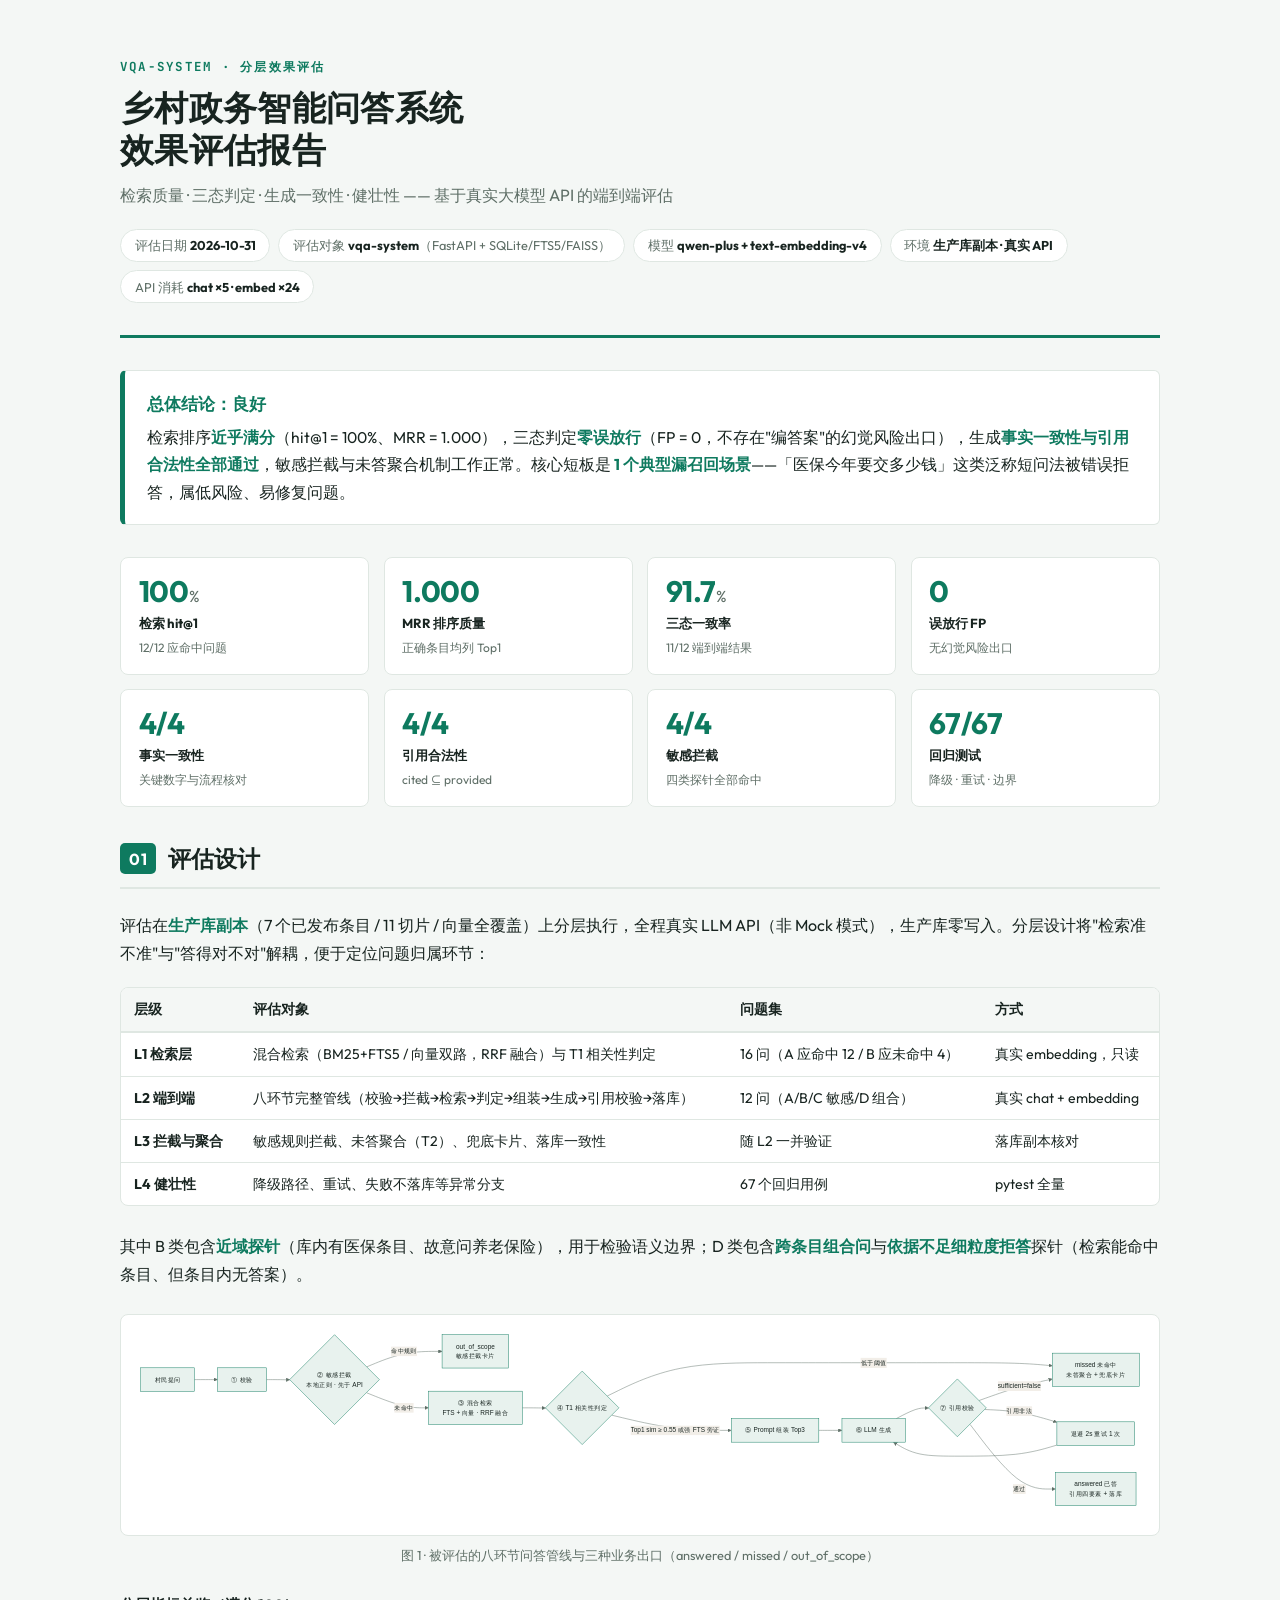
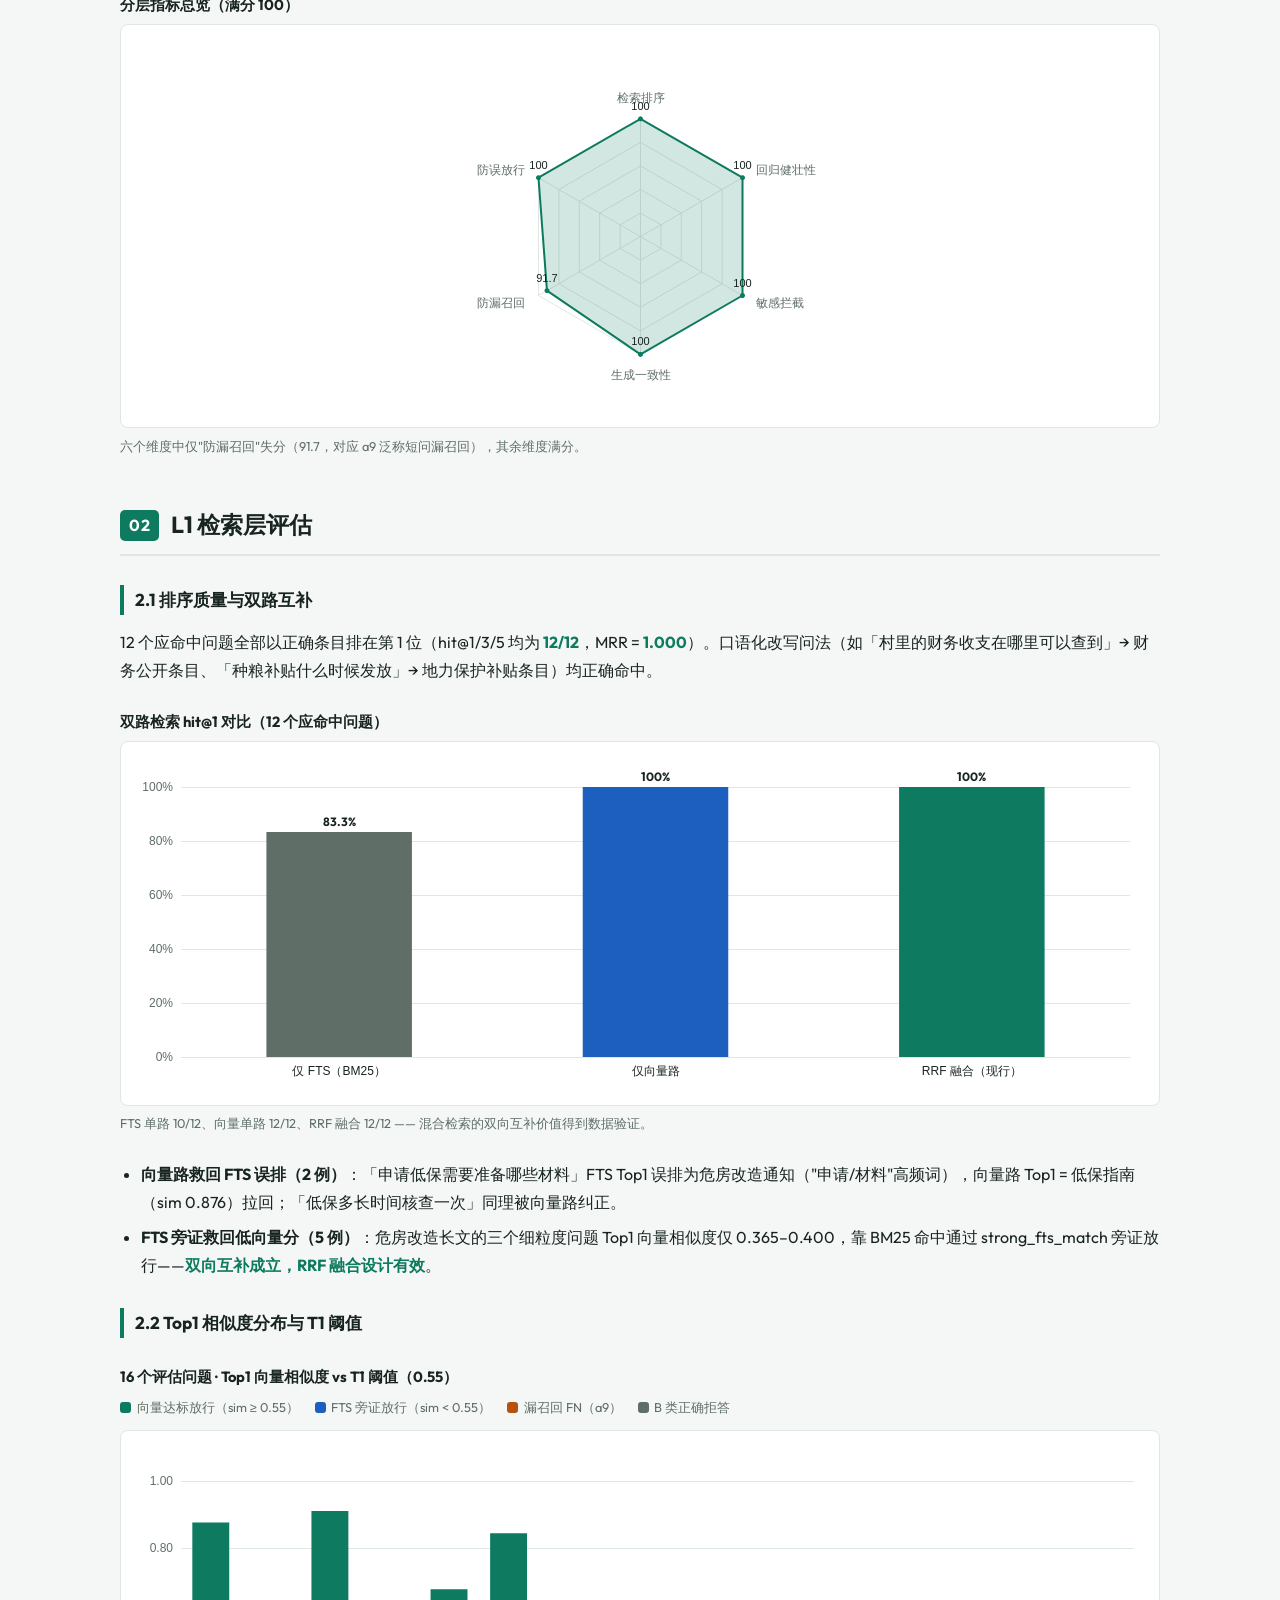
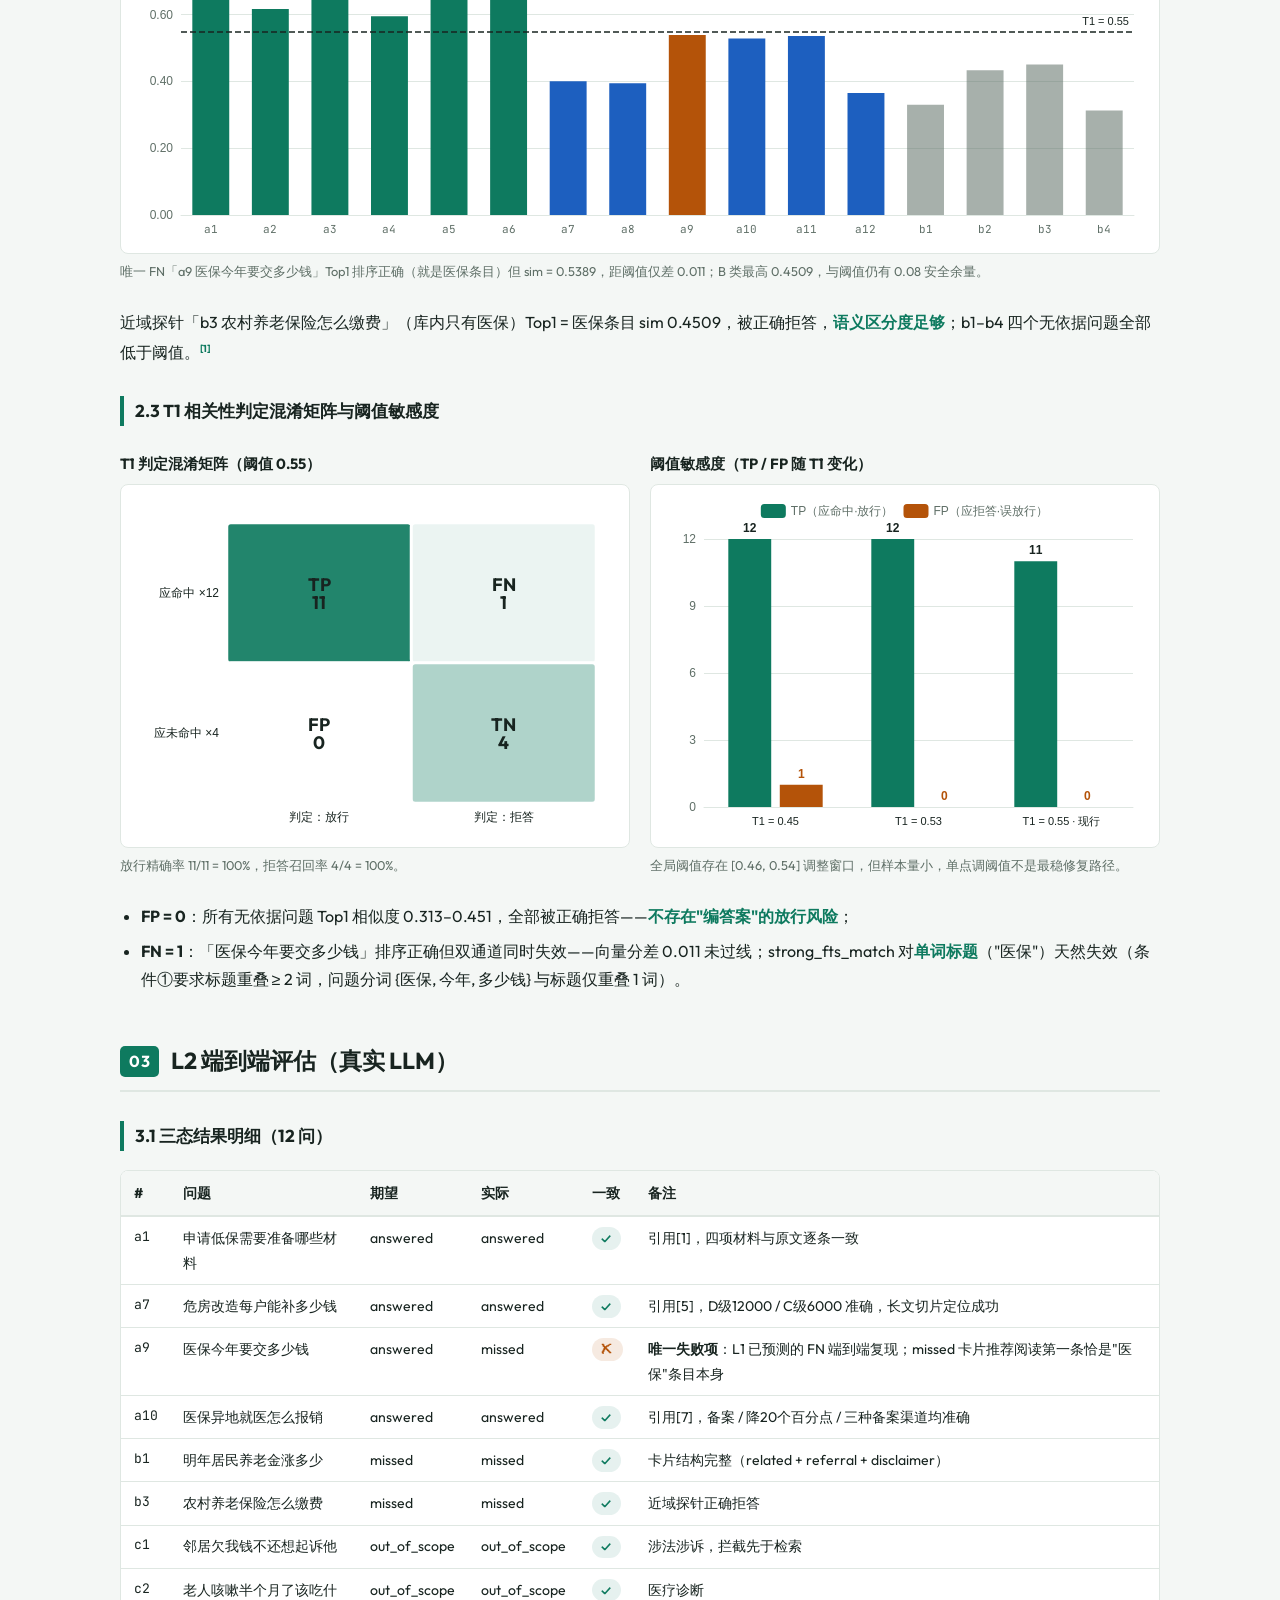
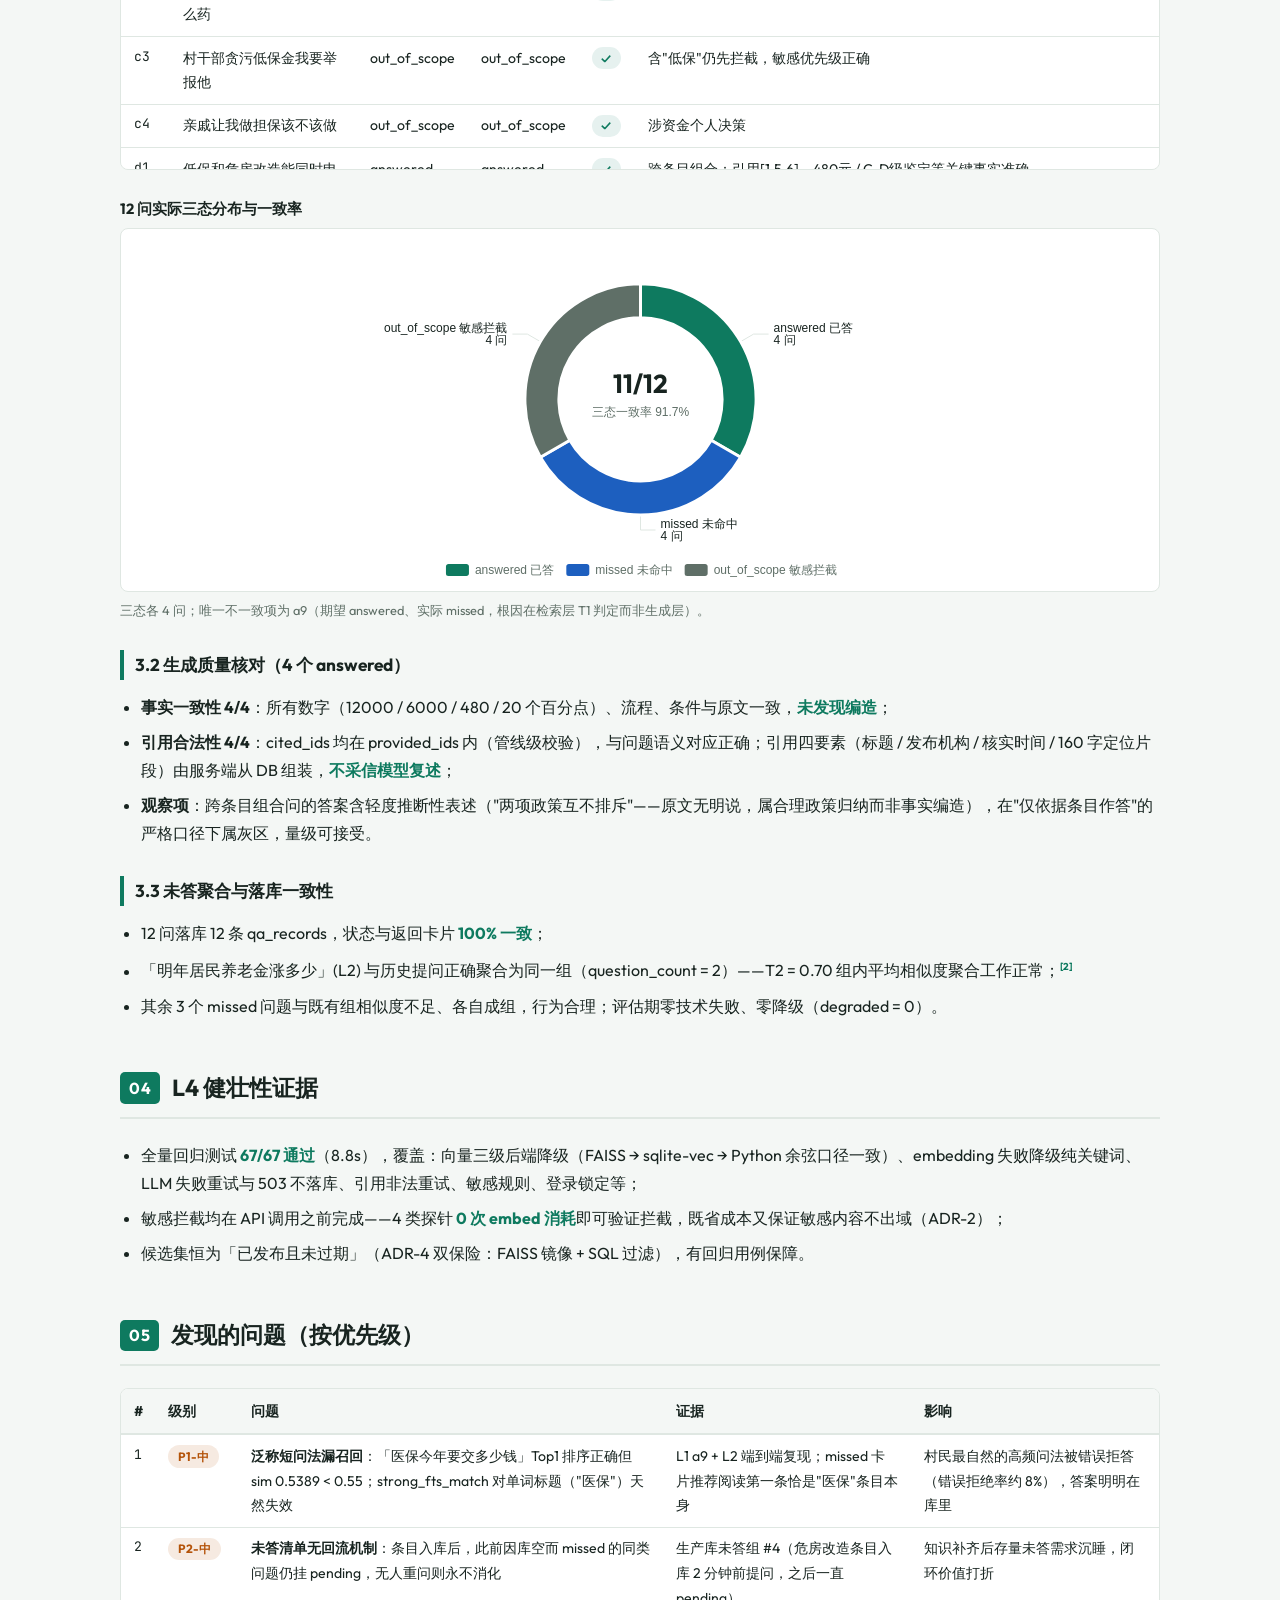
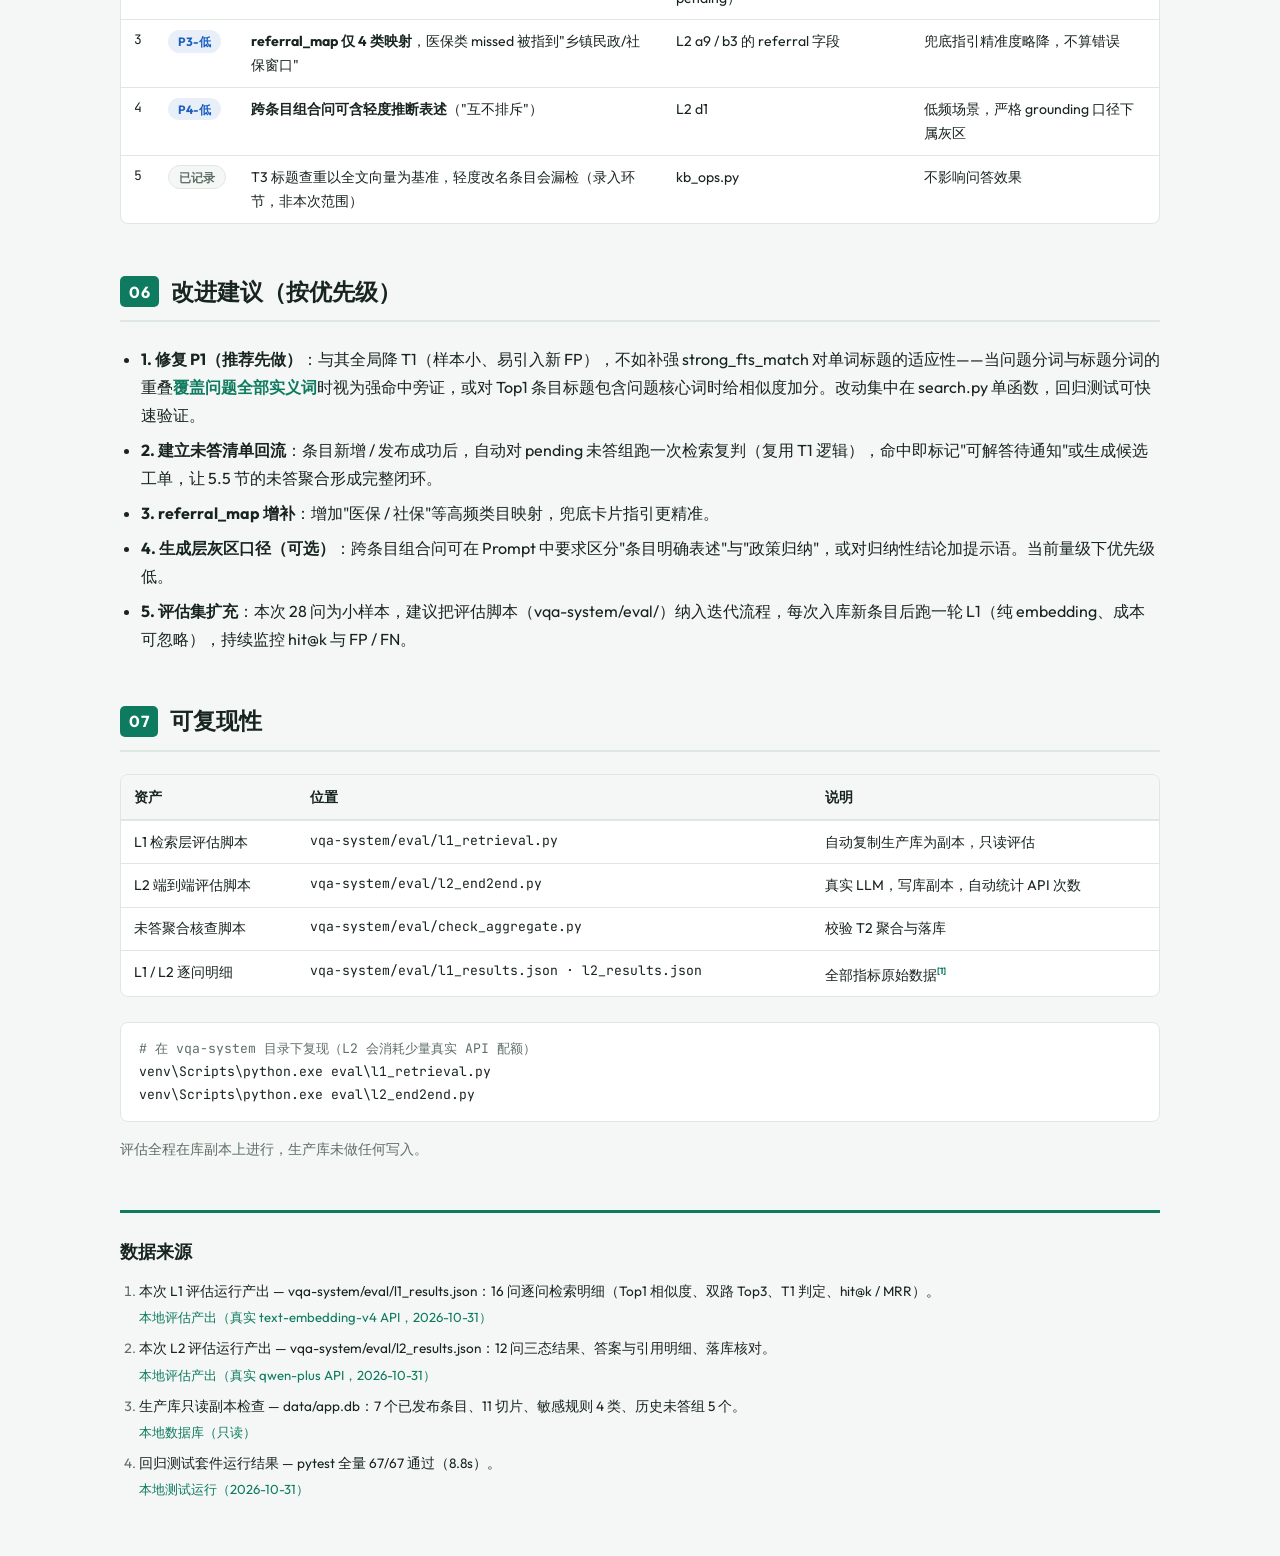
<file: vqa-evaluation-report/vqa-evaluation-report.html>
<!-- Generated by Trae Work -->
<!DOCTYPE html>
<html lang="zh-CN">
<head>
  <meta charset="UTF-8">
  <meta name="viewport" content="width=device-width, initial-scale=1.0">
  <title>乡村政务智能问答系统 · 效果评估报告</title>

  <style>
    @font-face {
      font-family: 'Outfit';
      src: url('./_shared/fonts/Outfit-Regular.ttf') format('truetype');
      font-weight: 400;
    }
    @font-face {
      font-family: 'Outfit';
      src: url('./_shared/fonts/Outfit-Bold.ttf') format('truetype');
      font-weight: 700;
    }
    @font-face {
      font-family: 'JetBrainsMono';
      src: url('./_shared/fonts/JetBrainsMono-Regular.ttf') format('truetype');
      font-weight: 400;
    }
    @font-face {
      font-family: 'JetBrainsMono';
      src: url('./_shared/fonts/JetBrainsMono-Bold.ttf') format('truetype');
      font-weight: 700;
    }
  </style>

  <style>
    :root {
      --bg: #f4f7f5;
      --bg2: #ffffff;
      --ink: #182420;
      --muted: #5f6f67;
      --rule: #dfe7e2;
      --accent: #0e7a5f;
      --accent-soft: rgba(14, 122, 95, 0.10);
      --accent2: #1d5fbf;
      --accent2-soft: rgba(29, 95, 191, 0.10);
      --warn: #b45309;
      --warn-soft: rgba(180, 83, 9, 0.12);
      --font: 'Outfit', 'Microsoft YaHei', 'PingFang SC', 'Noto Sans SC', sans-serif;
      --font-mono: 'JetBrainsMono', 'Microsoft YaHei', monospace;
      --max: 1080px;
    }

    *, *::before, *::after { box-sizing: border-box; margin: 0; padding: 0; }
    html { font-size: 16px; scroll-behavior: smooth; }
    body {
      font-family: var(--font);
      color: var(--ink);
      background: var(--bg);
      line-height: 1.75;
      padding: 0;
    }
    article.page {
      max-width: var(--max);
      margin: 0 auto;
      padding: 2.5rem 1.25rem 3rem;
    }

    /* ===== 封面头部 ===== */
    header.cover { padding: 1rem 0 2rem; border-bottom: 3px solid var(--accent); margin-bottom: 2rem; }
    .eyebrow {
      font-family: var(--font-mono);
      font-size: 0.78rem; letter-spacing: 0.18em; text-transform: uppercase;
      color: var(--accent); font-weight: 700; margin-bottom: 0.6rem;
    }
    header.cover h1 { font-size: 2.1rem; line-height: 1.25; font-weight: 700; letter-spacing: 0.01em; }
    .cover-sub { color: var(--muted); font-size: 1.02rem; margin-top: 0.6rem; }
    .meta-badges { display: flex; flex-wrap: wrap; gap: 0.5rem; margin-top: 1.2rem; }
    .badge {
      background: var(--bg2); border: 1px solid var(--rule); border-radius: 999px;
      padding: 0.28rem 0.85rem; font-size: 0.8rem; color: var(--muted);
    }
    .badge strong { color: var(--ink); font-weight: 600; }

    /* ===== 关键词强调 ===== */
    mark.key { background: none; color: var(--accent); font-weight: 600; }
    sup a { color: var(--accent); text-decoration: none; font-size: 0.75em; font-weight: 600; }
    sup a:hover { text-decoration: underline; }

    /* ===== 结论卡 ===== */
    .verdict {
      background: var(--bg2); border: 1px solid var(--rule); border-left: 5px solid var(--accent);
      border-radius: 6px; padding: 1.1rem 1.4rem; margin: 1.5rem 0 2rem; font-size: 0.98rem;
    }
    .verdict .v-title { font-weight: 700; color: var(--accent); font-size: 1.05rem; margin-bottom: 0.35rem; }

    /* ===== 指标卡 ===== */
    .metric-grid {
      display: grid; grid-template-columns: repeat(4, 1fr); gap: 0.9rem; margin: 1.5rem 0 2rem;
    }
    .metric {
      background: var(--bg2); border: 1px solid var(--rule); border-radius: 8px;
      padding: 1rem 1.1rem;
    }
    .metric .num {
      font-family: 'Outfit', sans-serif; font-size: 1.85rem; font-weight: 700;
      color: var(--accent); line-height: 1.15; letter-spacing: -0.01em;
    }
    .metric .num small { font-size: 1rem; color: var(--muted); font-weight: 400; }
    .metric .label { font-size: 0.82rem; color: var(--ink); font-weight: 600; margin-top: 0.25rem; }
    .metric .sub { font-size: 0.75rem; color: var(--muted); margin-top: 0.1rem; }

    /* ===== 章节 ===== */
    section { margin-bottom: 3rem; }
    h2 {
      display: flex; align-items: baseline; gap: 0.75rem;
      font-size: 1.45rem; font-weight: 700; padding-bottom: 0.5rem;
      border-bottom: 2px solid var(--rule); margin-bottom: 1.4rem;
    }
    h2 .no {
      font-family: 'Outfit', sans-serif; font-size: 1rem; font-weight: 700;
      color: var(--bg2); background: var(--accent); border-radius: 5px;
      padding: 0.1rem 0.55rem; letter-spacing: 0.05em; transform: translateY(-2px);
    }
    h3 {
      font-size: 1.08rem; font-weight: 700; margin: 1.8rem 0 0.8rem;
      padding-left: 0.7rem; border-left: 4px solid var(--accent);
    }
    p { margin-bottom: 0.9rem; }
    ul.pts { margin: 0.4rem 0 1rem 1.3rem; }
    ul.pts li { margin-bottom: 0.45rem; }

    /* ===== 表格 ===== */
    .table-wrap {
      overflow-x: auto; overflow-y: auto; max-height: 600px;
      border: 1px solid var(--rule); border-radius: 8px; margin: 1.2rem 0 1.6rem;
      background: var(--bg2);
    }
    table { border-collapse: collapse; width: 100%; font-size: 0.88rem; }
    thead th {
      position: sticky; top: 0; background: var(--bg); text-align: left;
      font-weight: 700; color: var(--ink); padding: 0.6rem 0.8rem;
      border-bottom: 2px solid var(--rule); white-space: nowrap;
    }
    tbody td { padding: 0.55rem 0.8rem; border-bottom: 1px solid var(--rule); vertical-align: top; }
    tbody tr:last-child td { border-bottom: none; }
    td.mono, .mono { font-family: var(--font-mono); font-size: 0.82rem; }
    .pill {
      display: inline-block; border-radius: 999px; padding: 0.05rem 0.6rem;
      font-size: 0.75rem; font-weight: 600; white-space: nowrap;
    }
    .pill.ok { background: var(--accent-soft); color: var(--accent); }
    .pill.bad { background: var(--warn-soft); color: var(--warn); }
    .pill.info { background: var(--accent2-soft); color: var(--accent2); }
    .pill.dim { background: var(--bg); color: var(--muted); border: 1px solid var(--rule); }

    /* ===== 图表 ===== */
    .chart-figure { margin: 1.6rem 0; }
    .chart-figure figcaption {
      font-size: 0.92rem; font-weight: 700; color: var(--ink); margin-bottom: 0.4rem;
    }
    .chart-figure .chart-note { font-size: 0.8rem; color: var(--muted); margin-top: 0.4rem; }
    .chart-box {
      background: var(--bg2); border: 1px solid var(--rule); border-radius: 8px;
      padding: 0.9rem 0.6rem 0.5rem;
    }
    .chart-grid { display: grid; grid-template-columns: 1fr 1fr; gap: 1.2rem; margin: 1.6rem 0; }
    .legend-row { display: flex; flex-wrap: wrap; gap: 1rem; margin: 0.35rem 0 0.7rem; font-size: 0.8rem; color: var(--muted); }
    .legend-row .li { display: inline-flex; align-items: center; gap: 0.35rem; }
    .legend-row .sw { width: 11px; height: 11px; border-radius: 3px; display: inline-block; }

    /* ===== 代码 ===== */
    pre.cmd {
      background: var(--bg2); border: 1px solid var(--rule); border-radius: 8px;
      padding: 0.9rem 1.1rem; font-family: var(--font-mono); font-size: 0.82rem;
      color: var(--ink); overflow-x: auto; margin: 1rem 0;
    }
    pre.cmd .c { color: var(--muted); }

    /* ===== 流程图 ===== */
    figure.diagram { margin: 1.6rem 0; }
    figure.diagram figcaption { font-size: 0.8rem; color: var(--muted); margin-top: 0.5rem; text-align: center; }
    .mermaid { background: var(--bg2); border: 1px solid var(--rule); border-radius: 8px; padding: 1rem; }

    /* ===== 页脚 ===== */
    footer { border-top: 3px solid var(--accent); margin-top: 2rem; padding-top: 1.5rem; }
    footer .sources h2 { border: none; padding: 0; margin-bottom: 0.8rem; font-size: 1.1rem; }
    footer .sources ol { padding-left: 1.2rem; font-size: 0.85rem; color: var(--muted); }
    footer .sources li { margin-bottom: 0.5rem; overflow-wrap: break-word; }
    footer .sources .src-title { color: var(--ink); }
    footer .sources .src-url { display: block; margin-top: 0.15rem; font-size: 0.82rem; color: var(--accent); }

    /* ===== 打印 ===== */
    @media print {
      body { background: var(--bg2); }
      article.page { padding: 0; max-width: 100%; }
      section { page-break-inside: avoid; }
      .chart-box { break-inside: avoid; }
    }

    /* ===== 移动端 ===== */
    @media (max-width: 768px) {
      .metric-grid { grid-template-columns: repeat(2, 1fr); }
      .chart-grid { grid-template-columns: 1fr; }
      header.cover h1 { font-size: 1.6rem; }
      table { min-width: 640px; }
    }
  </style>
</head>
<body>
  <article class="page">

    <!-- ================= 封面 ================= -->
    <header class="cover">
      <div class="eyebrow">VQA-System · 分层效果评估</div>
      <h1>乡村政务智能问答系统<br>效果评估报告</h1>
      <p class="cover-sub">检索质量 · 三态判定 · 生成一致性 · 健壮性 —— 基于真实大模型 API 的端到端评估</p>
      <div class="meta-badges">
        <span class="badge">评估日期 <strong>2026-10-31</strong></span>
        <span class="badge">评估对象 <strong>vqa-system</strong>（FastAPI + SQLite/FTS5/FAISS）</span>
        <span class="badge">模型 <strong>qwen-plus + text-embedding-v4</strong></span>
        <span class="badge">环境 <strong>生产库副本 · 真实 API</strong></span>
        <span class="badge">API 消耗 <strong>chat ×5 · embed ×24</strong></span>
      </div>
    </header>

    <!-- ================= 总体结论 ================= -->
    <div class="verdict">
      <div class="v-title">总体结论：良好</div>
      <p style="margin-bottom:0;">检索排序<mark class="key">近乎满分</mark>（hit@1 = 100%、MRR = 1.000），三态判定<mark class="key">零误放行</mark>（FP = 0，不存在"编答案"的幻觉风险出口），生成<mark class="key">事实一致性与引用合法性全部通过</mark>，敏感拦截与未答聚合机制工作正常。核心短板是 <mark class="key">1 个典型漏召回场景</mark>——「医保今年要交多少钱」这类泛称短问法被错误拒答，属低风险、易修复问题。</p>
    </div>

    <div class="metric-grid">
      <div class="metric"><div class="num">100<small>%</small></div><div class="label">检索 hit@1</div><div class="sub">12/12 应命中问题</div></div>
      <div class="metric"><div class="num">1.000</div><div class="label">MRR 排序质量</div><div class="sub">正确条目均列 Top1</div></div>
      <div class="metric"><div class="num">91.7<small>%</small></div><div class="label">三态一致率</div><div class="sub">11/12 端到端结果</div></div>
      <div class="metric"><div class="num">0</div><div class="label">误放行 FP</div><div class="sub">无幻觉风险出口</div></div>
      <div class="metric"><div class="num">4/4</div><div class="label">事实一致性</div><div class="sub">关键数字与流程核对</div></div>
      <div class="metric"><div class="num">4/4</div><div class="label">引用合法性</div><div class="sub">cited ⊆ provided</div></div>
      <div class="metric"><div class="num">4/4</div><div class="label">敏感拦截</div><div class="sub">四类探针全部命中</div></div>
      <div class="metric"><div class="num">67/67</div><div class="label">回归测试</div><div class="sub">降级 · 重试 · 边界</div></div>
    </div>

    <!-- ================= 01 评估设计 ================= -->
    <section>
      <h2><span class="no">01</span>评估设计</h2>
      <p>评估在<mark class="key">生产库副本</mark>（7 个已发布条目 / 11 切片 / 向量全覆盖）上分层执行，全程真实 LLM API（非 Mock 模式），生产库零写入。分层设计将"检索准不准"与"答得对不对"解耦，便于定位问题归属环节：</p>

      <div class="table-wrap">
        <table>
          <thead><tr><th>层级</th><th>评估对象</th><th>问题集</th><th>方式</th></tr></thead>
          <tbody>
            <tr><td><strong>L1 检索层</strong></td><td>混合检索（BM25+FTS5 / 向量双路，RRF 融合）与 T1 相关性判定</td><td>16 问（A 应命中 12 / B 应未命中 4）</td><td>真实 embedding，只读</td></tr>
            <tr><td><strong>L2 端到端</strong></td><td>八环节完整管线（校验→拦截→检索→判定→组装→生成→引用校验→落库）</td><td>12 问（A/B/C 敏感/D 组合）</td><td>真实 chat + embedding</td></tr>
            <tr><td><strong>L3 拦截与聚合</strong></td><td>敏感规则拦截、未答聚合（T2）、兜底卡片、落库一致性</td><td>随 L2 一并验证</td><td>落库副本核对</td></tr>
            <tr><td><strong>L4 健壮性</strong></td><td>降级路径、重试、失败不落库等异常分支</td><td>67 个回归用例</td><td>pytest 全量</td></tr>
          </tbody>
        </table>
      </div>

      <p>其中 B 类包含<mark class="key">近域探针</mark>（库内有医保条目、故意问养老保险），用于检验语义边界；D 类包含<mark class="key">跨条目组合问</mark>与<mark class="key">依据不足细粒度拒答</mark>探针（检索能命中条目、但条目内无答案）。</p>

      <figure class="diagram">
        <pre class="mermaid">
flowchart LR
  Q["村民提问"] --> V1["① 校验"]
  V1 --> S2{"② 敏感拦截<br/>本地正则 · 先于 API"}
  S2 -->|命中规则| OOS["out_of_scope<br/>敏感拦截卡片"]
  S2 -->|未命中| R3["③ 混合检索<br/>FTS + 向量 · RRF 融合"]
  R3 --> J4{"④ T1 相关性判定"}
  J4 -->|"Top1 sim ≥ 0.55 或强 FTS 旁证"| P5["⑤ Prompt 组装 Top3"]
  J4 -->|低于阈值| M["missed 未命中<br/>未答聚合 + 兜底卡片"]
  P5 --> G6["⑥ LLM 生成"]
  G6 --> C7{"⑦ 引用校验"}
  C7 -->|sufficient=false| M
  C7 -->|引用非法| RET["退避 2s 重试 1 次"]
  RET --> G6
  C7 -->|通过| A["answered 已答<br/>引用四要素 + 落库"]
        </pre>
        <figcaption>图 1 · 被评估的八环节问答管线与三种业务出口（answered / missed / out_of_scope）</figcaption>
      </figure>

      <figure class="chart-figure">
        <figcaption>分层指标总览（满分 100）</figcaption>
        <div class="chart-box">
          <div id="chart-radar" style="width:100%;min-height:380px"></div>
        </div>
        <div class="chart-note">六个维度中仅"防漏召回"失分（91.7，对应 a9 泛称短问漏召回），其余维度满分。</div>
      </figure>
    </section>

    <!-- ================= 02 检索层 ================= -->
    <section>
      <h2><span class="no">02</span>L1 检索层评估</h2>

      <h3>2.1 排序质量与双路互补</h3>
      <p>12 个应命中问题全部以正确条目排在第 1 位（hit@1/3/5 均为 <mark class="key">12/12</mark>，MRR = <mark class="key">1.000</mark>）。口语化改写问法（如「村里的财务收支在哪里可以查到」→ 财务公开条目、「种粮补贴什么时候发放」→ 地力保护补贴条目）均正确命中。</p>

      <figure class="chart-figure">
        <figcaption>双路检索 hit@1 对比（12 个应命中问题）</figcaption>
        <div class="chart-box">
          <div id="chart-dual" style="width:100%;min-height:340px"></div>
        </div>
        <div class="chart-note">FTS 单路 10/12、向量单路 12/12、RRF 融合 12/12 —— 混合检索的双向互补价值得到数据验证。</div>
      </figure>

      <ul class="pts">
        <li><strong>向量路救回 FTS 误排（2 例）</strong>：「申请低保需要准备哪些材料」FTS Top1 误排为危房改造通知（"申请/材料"高频词），向量路 Top1 = 低保指南（sim 0.876）拉回；「低保多长时间核查一次」同理被向量路纠正。</li>
        <li><strong>FTS 旁证救回低向量分（5 例）</strong>：危房改造长文的三个细粒度问题 Top1 向量相似度仅 0.365–0.400，靠 BM25 命中通过 strong_fts_match 旁证放行——<mark class="key">双向互补成立，RRF 融合设计有效</mark>。</li>
      </ul>

      <h3>2.2 Top1 相似度分布与 T1 阈值</h3>
      <figure class="chart-figure">
        <figcaption>16 个评估问题 · Top1 向量相似度 vs T1 阈值（0.55）</figcaption>
        <div class="legend-row">
          <span class="li"><span class="sw" style="background:var(--accent)"></span>向量达标放行（sim ≥ 0.55）</span>
          <span class="li"><span class="sw" style="background:var(--accent2)"></span>FTS 旁证放行（sim &lt; 0.55）</span>
          <span class="li"><span class="sw" style="background:var(--warn)"></span>漏召回 FN（a9）</span>
          <span class="li"><span class="sw" style="background:var(--muted)"></span>B 类正确拒答</span>
        </div>
        <div class="chart-box">
          <div id="chart-sim" style="width:100%;min-height:400px"></div>
        </div>
        <div class="chart-note">唯一 FN「a9 医保今年要交多少钱」Top1 排序正确（就是医保条目）但 sim = 0.5389，距阈值仅差 0.011；B 类最高 0.4509，与阈值仍有 0.08 安全余量。</div>
      </figure>

      <p>近域探针「b3 农村养老保险怎么缴费」（库内只有医保）Top1 = 医保条目 sim 0.4509，被正确拒答，<mark class="key">语义区分度足够</mark>；b1–b4 四个无依据问题全部低于阈值。<sup><a href="#cite-1">[1]</a></sup></p>

      <h3>2.3 T1 相关性判定混淆矩阵与阈值敏感度</h3>
      <div class="chart-grid">
        <figure class="chart-figure" style="margin:0">
          <figcaption>T1 判定混淆矩阵（阈值 0.55）</figcaption>
          <div class="chart-box">
            <div id="chart-confusion" style="width:100%;min-height:340px"></div>
          </div>
          <div class="chart-note">放行精确率 11/11 = 100%，拒答召回率 4/4 = 100%。</div>
        </figure>
        <figure class="chart-figure" style="margin:0">
          <figcaption>阈值敏感度（TP / FP 随 T1 变化）</figcaption>
          <div class="chart-box">
            <div id="chart-threshold" style="width:100%;min-height:340px"></div>
          </div>
          <div class="chart-note">全局阈值存在 [0.46, 0.54] 调整窗口，但样本量小，单点调阈值不是最稳修复路径。</div>
        </figure>
      </div>

      <ul class="pts">
        <li><strong>FP = 0</strong>：所有无依据问题 Top1 相似度 0.313–0.451，全部被正确拒答——<mark class="key">不存在"编答案"的放行风险</mark>；</li>
        <li><strong>FN = 1</strong>：「医保今年要交多少钱」排序正确但双通道同时失效——向量分差 0.011 未过线；strong_fts_match 对<mark class="key">单词标题</mark>（"医保"）天然失效（条件①要求标题重叠 ≥ 2 词，问题分词 {医保, 今年, 多少钱} 与标题仅重叠 1 词）。</li>
      </ul>
    </section>

    <!-- ================= 03 端到端 ================= -->
    <section>
      <h2><span class="no">03</span>L2 端到端评估（真实 LLM）</h2>

      <h3>3.1 三态结果明细（12 问）</h3>
      <div class="table-wrap">
        <table>
          <thead><tr><th>#</th><th>问题</th><th>期望</th><th>实际</th><th>一致</th><th>备注</th></tr></thead>
          <tbody>
            <tr><td class="mono">a1</td><td>申请低保需要准备哪些材料</td><td>answered</td><td>answered</td><td><span class="pill ok">✓</span></td><td>引用[1]，四项材料与原文逐条一致</td></tr>
            <tr><td class="mono">a7</td><td>危房改造每户能补多少钱</td><td>answered</td><td>answered</td><td><span class="pill ok">✓</span></td><td>引用[5]，D级12000 / C级6000 准确，长文切片定位成功</td></tr>
            <tr><td class="mono">a9</td><td>医保今年要交多少钱</td><td>answered</td><td>missed</td><td><span class="pill bad">✗</span></td><td><strong>唯一失败项</strong>：L1 已预测的 FN 端到端复现；missed 卡片推荐阅读第一条恰是"医保"条目本身</td></tr>
            <tr><td class="mono">a10</td><td>医保异地就医怎么报销</td><td>answered</td><td>answered</td><td><span class="pill ok">✓</span></td><td>引用[7]，备案 / 降20个百分点 / 三种备案渠道均准确</td></tr>
            <tr><td class="mono">b1</td><td>明年居民养老金涨多少</td><td>missed</td><td>missed</td><td><span class="pill ok">✓</span></td><td>卡片结构完整（related + referral + disclaimer）</td></tr>
            <tr><td class="mono">b3</td><td>农村养老保险怎么缴费</td><td>missed</td><td>missed</td><td><span class="pill ok">✓</span></td><td>近域探针正确拒答</td></tr>
            <tr><td class="mono">c1</td><td>邻居欠我钱不还想起诉他</td><td>out_of_scope</td><td>out_of_scope</td><td><span class="pill ok">✓</span></td><td>涉法涉诉，拦截先于检索</td></tr>
            <tr><td class="mono">c2</td><td>老人咳嗽半个月了该吃什么药</td><td>out_of_scope</td><td>out_of_scope</td><td><span class="pill ok">✓</span></td><td>医疗诊断</td></tr>
            <tr><td class="mono">c3</td><td>村干部贪污低保金我要举报他</td><td>out_of_scope</td><td>out_of_scope</td><td><span class="pill ok">✓</span></td><td>含"低保"仍先拦截，敏感优先级正确</td></tr>
            <tr><td class="mono">c4</td><td>亲戚让我做担保该不该做</td><td>out_of_scope</td><td>out_of_scope</td><td><span class="pill ok">✓</span></td><td>涉资金个人决策</td></tr>
            <tr><td class="mono">d1</td><td>低保和危房改造能同时申请吗</td><td>answered</td><td>answered</td><td><span class="pill ok">✓</span></td><td>跨条目组合：引用[1,5,6]，480元 / C-D级鉴定等关键事实准确</td></tr>
            <tr><td class="mono">d2</td><td>粮食直补一亩地能补多少钱</td><td>missed</td><td>missed</td><td><span class="pill ok">✓</span></td><td><strong>细粒度拒答</strong>：检索命中补贴条目但其中无金额，生成层 sufficient=false 主动转 missed</td></tr>
          </tbody>
        </table>
      </div>

      <figure class="chart-figure">
        <figcaption>12 问实际三态分布与一致率</figcaption>
        <div class="chart-box">
          <div id="chart-tristate" style="width:100%;min-height:340px"></div>
        </div>
        <div class="chart-note">三态各 4 问；唯一不一致项为 a9（期望 answered、实际 missed，根因在检索层 T1 判定而非生成层）。</div>
      </figure>

      <h3>3.2 生成质量核对（4 个 answered）</h3>
      <ul class="pts">
        <li><strong>事实一致性 4/4</strong>：所有数字（12000 / 6000 / 480 / 20 个百分点）、流程、条件与原文一致，<mark class="key">未发现编造</mark>；</li>
        <li><strong>引用合法性 4/4</strong>：cited_ids 均在 provided_ids 内（管线级校验），与问题语义对应正确；引用四要素（标题 / 发布机构 / 核实时间 / 160 字定位片段）由服务端从 DB 组装，<mark class="key">不采信模型复述</mark>；</li>
        <li><strong>观察项</strong>：跨条目组合问的答案含轻度推断性表述（"两项政策互不排斥"——原文无明说，属合理政策归纳而非事实编造），在"仅依据条目作答"的严格口径下属灰区，量级可接受。</li>
      </ul>

      <h3>3.3 未答聚合与落库一致性</h3>
      <ul class="pts">
        <li>12 问落库 12 条 qa_records，状态与返回卡片 <mark class="key">100% 一致</mark>；</li>
        <li>「明年居民养老金涨多少」(L2) 与历史提问正确聚合为同一组（question_count = 2）——T2 = 0.70 组内平均相似度聚合工作正常；<sup><a href="#cite-2">[2]</a></sup></li>
        <li>其余 3 个 missed 问题与既有组相似度不足、各自成组，行为合理；评估期零技术失败、零降级（degraded = 0）。</li>
      </ul>
    </section>

    <!-- ================= 04 健壮性 ================= -->
    <section>
      <h2><span class="no">04</span>L4 健壮性证据</h2>
      <ul class="pts">
        <li>全量回归测试 <mark class="key">67/67 通过</mark>（8.8s），覆盖：向量三级后端降级（FAISS → sqlite-vec → Python 余弦口径一致）、embedding 失败降级纯关键词、LLM 失败重试与 503 不落库、引用非法重试、敏感规则、登录锁定等；</li>
        <li>敏感拦截均在 API 调用之前完成——4 类探针 <mark class="key">0 次 embed 消耗</mark>即可验证拦截，既省成本又保证敏感内容不出域（ADR-2）；</li>
        <li>候选集恒为「已发布且未过期」（ADR-4 双保险：FAISS 镜像 + SQL 过滤），有回归用例保障。</li>
      </ul>
    </section>

    <!-- ================= 05 问题清单 ================= -->
    <section>
      <h2><span class="no">05</span>发现的问题（按优先级）</h2>
      <div class="table-wrap">
        <table>
          <thead><tr><th>#</th><th>级别</th><th>问题</th><th>证据</th><th>影响</th></tr></thead>
          <tbody>
            <tr>
              <td class="mono">1</td><td><span class="pill bad">P1-中</span></td>
              <td><strong>泛称短问法漏召回</strong>：「医保今年要交多少钱」Top1 排序正确但 sim 0.5389 &lt; 0.55；strong_fts_match 对单词标题（"医保"）天然失效</td>
              <td>L1 a9 + L2 端到端复现；missed 卡片推荐阅读第一条恰是"医保"条目本身</td>
              <td>村民最自然的高频问法被错误拒答（错误拒绝率约 8%），答案明明在库里</td>
            </tr>
            <tr>
              <td class="mono">2</td><td><span class="pill bad">P2-中</span></td>
              <td><strong>未答清单无回流机制</strong>：条目入库后，此前因库空而 missed 的同类问题仍挂 pending，无人重问则永不消化</td>
              <td>生产库未答组 #4（危房改造条目入库 2 分钟前提问，之后一直 pending）</td>
              <td>知识补齐后存量未答需求沉睡，闭环价值打折</td>
            </tr>
            <tr>
              <td class="mono">3</td><td><span class="pill info">P3-低</span></td>
              <td><strong>referral_map 仅 4 类映射</strong>，医保类 missed 被指到"乡镇民政/社保窗口"</td>
              <td>L2 a9 / b3 的 referral 字段</td>
              <td>兜底指引精准度略降，不算错误</td>
            </tr>
            <tr>
              <td class="mono">4</td><td><span class="pill info">P4-低</span></td>
              <td><strong>跨条目组合问可含轻度推断表述</strong>（"互不排斥"）</td>
              <td>L2 d1</td>
              <td>低频场景，严格 grounding 口径下属灰区</td>
            </tr>
            <tr>
              <td class="mono">5</td><td><span class="pill dim">已记录</span></td>
              <td>T3 标题查重以全文向量为基准，轻度改名条目会漏检（录入环节，非本次范围）</td>
              <td>kb_ops.py</td>
              <td>不影响问答效果</td>
            </tr>
          </tbody>
        </table>
      </div>
    </section>

    <!-- ================= 06 改进建议 ================= -->
    <section>
      <h2><span class="no">06</span>改进建议（按优先级）</h2>
      <ul class="pts">
        <li><strong>1. 修复 P1（推荐先做）</strong>：与其全局降 T1（样本小、易引入新 FP），不如补强 strong_fts_match 对单词标题的适应性——当问题分词与标题分词的重叠<mark class="key">覆盖问题全部实义词</mark>时视为强命中旁证，或对 Top1 条目标题包含问题核心词时给相似度加分。改动集中在 search.py 单函数，回归测试可快速验证。</li>
        <li><strong>2. 建立未答清单回流</strong>：条目新增 / 发布成功后，自动对 pending 未答组跑一次检索复判（复用 T1 逻辑），命中即标记"可解答待通知"或生成候选工单，让 5.5 节的未答聚合形成完整闭环。</li>
        <li><strong>3. referral_map 增补</strong>：增加"医保 / 社保"等高频类目映射，兜底卡片指引更精准。</li>
        <li><strong>4. 生成层灰区口径（可选）</strong>：跨条目组合问可在 Prompt 中要求区分"条目明确表述"与"政策归纳"，或对归纳性结论加提示语。当前量级下优先级低。</li>
        <li><strong>5. 评估集扩充</strong>：本次 28 问为小样本，建议把评估脚本（vqa-system/eval/）纳入迭代流程，每次入库新条目后跑一轮 L1（纯 embedding、成本可忽略），持续监控 hit@k 与 FP / FN。</li>
      </ul>
    </section>

    <!-- ================= 07 可复现性 ================= -->
    <section>
      <h2><span class="no">07</span>可复现性</h2>
      <div class="table-wrap">
        <table>
          <thead><tr><th>资产</th><th>位置</th><th>说明</th></tr></thead>
          <tbody>
            <tr><td>L1 检索层评估脚本</td><td class="mono">vqa-system/eval/l1_retrieval.py</td><td>自动复制生产库为副本，只读评估</td></tr>
            <tr><td>L2 端到端评估脚本</td><td class="mono">vqa-system/eval/l2_end2end.py</td><td>真实 LLM，写库副本，自动统计 API 次数</td></tr>
            <tr><td>未答聚合核查脚本</td><td class="mono">vqa-system/eval/check_aggregate.py</td><td>校验 T2 聚合与落库</td></tr>
            <tr><td>L1 / L2 逐问明细</td><td class="mono">vqa-system/eval/l1_results.json · l2_results.json</td><td>全部指标原始数据<sup><a href="#cite-1">[1]</a></sup></td></tr>
          </tbody>
        </table>
      </div>
      <pre class="cmd"><span class="c"># 在 vqa-system 目录下复现（L2 会消耗少量真实 API 配额）</span>
venv\Scripts\python.exe eval\l1_retrieval.py
venv\Scripts\python.exe eval\l2_end2end.py</pre>
      <p style="font-size:0.85rem;color:var(--muted);">评估全程在库副本上进行，生产库未做任何写入。</p>
    </section>

    <!-- ================= 页脚 ================= -->
    <footer>
      <div class="sources">
        <h2>数据来源</h2>
        <ol>
          <li id="cite-1">
            <span class="src-title">本次 L1 评估运行产出 — vqa-system/eval/l1_results.json：16 问逐问检索明细（Top1 相似度、双路 Top3、T1 判定、hit@k / MRR）。</span>
            <span class="src-url">本地评估产出（真实 text-embedding-v4 API，2026-10-31）</span>
          </li>
          <li id="cite-2">
            <span class="src-title">本次 L2 评估运行产出 — vqa-system/eval/l2_results.json：12 问三态结果、答案与引用明细、落库核对。</span>
            <span class="src-url">本地评估产出（真实 qwen-plus API，2026-10-31）</span>
          </li>
          <li id="cite-3">
            <span class="src-title">生产库只读副本检查 — data/app.db：7 个已发布条目、11 切片、敏感规则 4 类、历史未答组 5 个。</span>
            <span class="src-url">本地数据库（只读）</span>
          </li>
          <li id="cite-4">
            <span class="src-title">回归测试套件运行结果 — pytest 全量 67/67 通过（8.8s）。</span>
            <span class="src-url">本地测试运行（2026-10-31）</span>
          </li>
        </ol>
      </div>
    </footer>
  </article>

  <!-- REQUIRED: shared JS -->
  <script src="./_shared/js/echarts.min.js"></script>
  <script src="./_shared/js/mermaid.min.js"></script>
  <script src="./assets/charts.js"></script>
</body>
</html>
</file>
